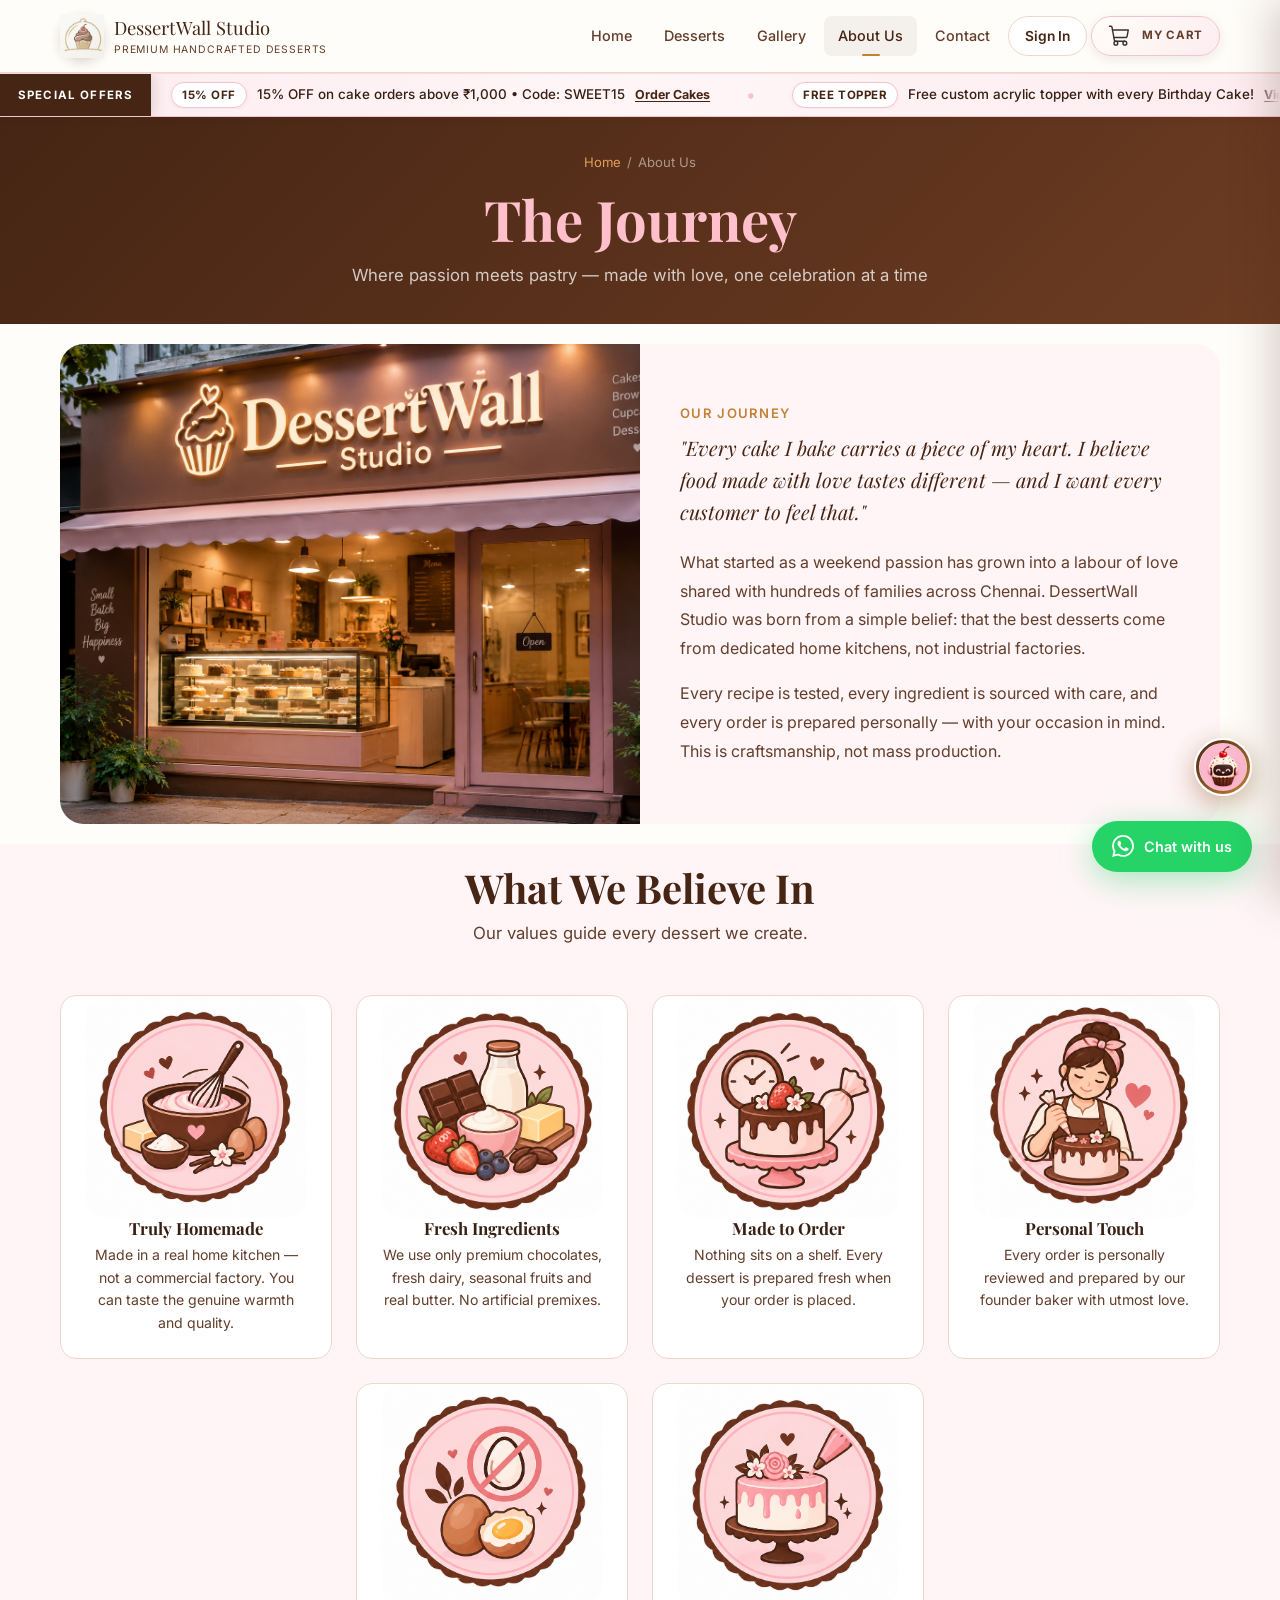
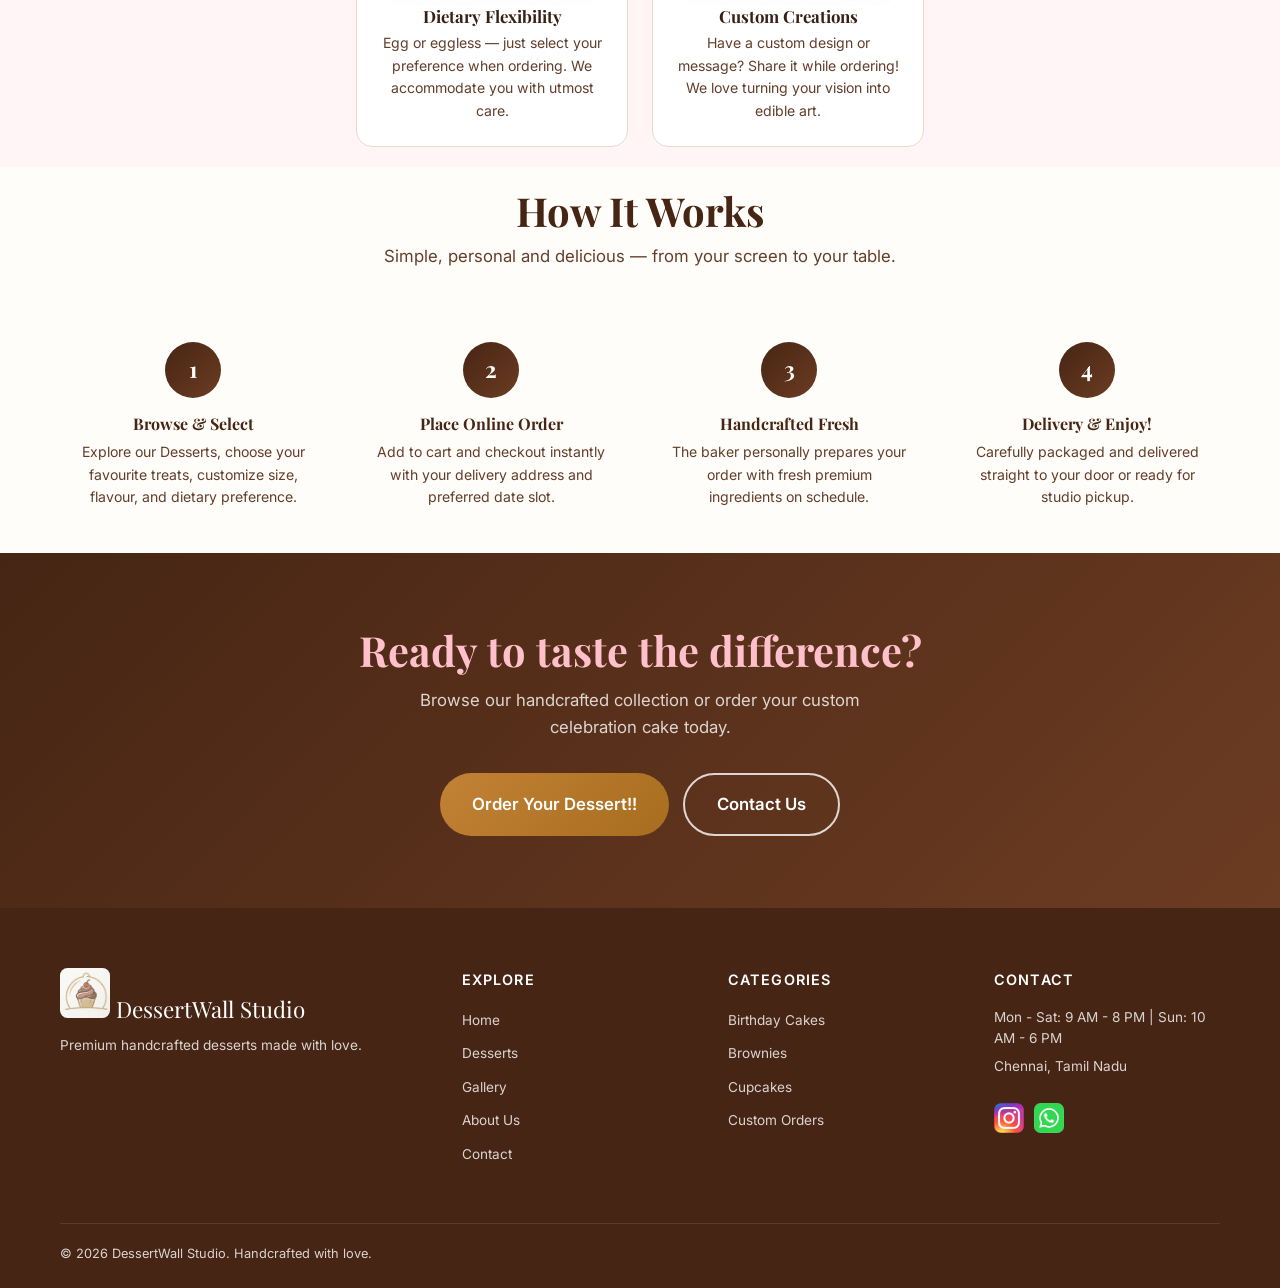
<file: about.html>
﻿<!DOCTYPE html>
<html lang="en">

<head>
  <meta charset="UTF-8" />
  <meta name="viewport" content="width=device-width, initial-scale=1.0" />
  <title>DessertWall Studio</title>
  <meta name="description"
    content="Learn about the story, passion and commitment behind DessertWall Studio — premium handcrafted desserts made with love in Chennai." />
  <link rel="stylesheet" href="style.css" />
  <link rel="icon" href="images/logo.jpg">
</head>

<body>

  <!-- NAVBAR -->
  <nav id="navbar">
    <div class="container">
      <div class="nav-inner">
        <a href="index.html" class="nav-logo">
          <div class="nav-logo-icon"><img src="images/logo.jpg"></div>
          <div class="nav-logo-text">DessertWall Studio <span>Premium Handcrafted Desserts</span></div>
        </a>
        <div class="nav-links" id="nav-links">
          <a href="index.html" class="nav-link">Home</a>
          <a href="menu.html" class="nav-link">Desserts</a>
          <a href="gallery.html" class="nav-link">Gallery</a>
          <a href="about.html" class="nav-link active">About Us</a>
          <a href="contact.html" class="nav-link">Contact</a>
          <div id="nav-user-container">
            <!-- User Login or Profile avatar inserted by JS -->
          </div>
          <div class="nav-cart-card" onclick="openCart()" role="button" tabindex="0" aria-label="View Shopping Cart">
            <div class="nav-cart-icon-box">
              <img src="images/cart.svg">
            </div>
            <div class="nav-cart-info">
              <span class="nav-cart-title">My Cart</span>
            </div>
          </div>
        </div>
        <button class="hamburger" id="hamburger" onclick="toggleNav()" aria-label="Toggle menu">
          <span></span><span></span><span></span>
        </button>
      </div>
    </div>
  </nav>

  <!-- RUNNING OFFER BAR (CAR) BELOW NAVBAR -->
  <div id="running-offer-bar" class="running-offer-bar">
    <div class="offer-tag">
      <span>SPECIAL OFFERS</span>
    </div>
    <div class="offer-marquee-container">
      <div class="offer-marquee-track" id="offer-marquee-track">
        <!-- Injected by JS -->
      </div>
    </div>
  </div>

  <div class="page-header">
    <div class="container">
      <div class="breadcrumb"><a href="index.html">Home</a><span>/</span>About Us</div>
      <h1 style="color: pink;">The Journey</h1>
      <p>Where passion meets pastry — made with love, one celebration at a time</p>
    </div>
  </div>

  <!-- ABOUT HERO -->
  <section class="section-gap">
    <div class="container">
      <div class="about-hero">
        <img src="images/shop.png" alt="DessertWall Studio kitchen" class="about-hero-img" />
        <div class="about-hero-content">
          <div
            style="color:var(--c-gold);font-weight:600;text-transform:uppercase;letter-spacing:.1em;font-size:.82rem;margin-bottom:8px">
            Our Journey</div>
          <p class="about-quote">"Every cake I bake carries a piece of my heart. I believe food made with love tastes
            different — and I want every customer to feel that."</p>
          <p style="color:var(--c-text-soft);line-height:1.8;margin-bottom:16px">
            What started as a weekend passion has grown into a labour of love shared with hundreds of families across
            Chennai. DessertWall Studio was born from a simple belief: that the best desserts come from dedicated home
            kitchens, not industrial factories.
          </p>
          <p style="color:var(--c-text-soft);line-height:1.8;">
            Every recipe is tested, every ingredient is sourced with care, and every order is prepared personally — with
            your occasion in mind. This is craftsmanship, not mass production.
          </p>
        </div>
      </div>
    </div>
  </section>

  <!-- VALUES -->
  <section class="section-gap" style="background:var(--c-cream);">
    <div class="container text-center">
      <h2 class="section-title" style="margin-bottom:8px">What We Believe In</h2>
      <p class="section-sub">Our values guide every dessert we create.</p>
      <div class="believe-grid stagger" style="justify-content:center">
        <div class="why-card">
          <img src="images/homemade.png" style="border-radius: 10%;">
          <h4>Truly Homemade</h4>
          <p>Made in a real home kitchen — not a commercial factory. You can taste the genuine warmth and quality.</p>
        </div>
        <div class="why-card">
          <img src="images/fresh.png" style="border-radius: 10%;">
          <h4>Fresh Ingredients</h4>
          <p>We use only premium chocolates, fresh dairy, seasonal fruits and real butter. No artificial premixes.</p>
        </div>
        <div class="why-card">
          <img src="images/made.png" style="border-radius: 10%;">
          <h4>Made to Order</h4>
          <p>Nothing sits on a shelf. Every dessert is prepared fresh when your order is placed.</p>
        </div>
        <div class="why-card">
          <img src="images/personal.png" style="border-radius: 10%;">
          <h4>Personal Touch</h4>
          <p>Every order is personally reviewed and prepared by our founder baker with utmost love.</p>
        </div>
        <div class="why-card">
          <img src="images/eggless.png" style="border-radius: 10%;">
          <h4>Dietary Flexibility</h4>
          <p>Egg or eggless — just select your preference when ordering. We accommodate you with utmost care.</p>
        </div>
        <div class="why-card">
          <img src="images/custom.png " style="border-radius: 10%;">
          <h4>Custom Creations</h4>
          <p>Have a custom design or message? Share it while ordering! We love turning your vision into edible art.</p>
        </div>
      </div>
    </div>
  </section>

  <!-- PROCESS -->
  <section class="section-gap">
    <div class="container text-center">
      <h2 class="section-title" style="margin-bottom:8px">How It Works</h2>
      <p class="section-sub">Simple, personal and delicious — from your screen to your table.</p>
      <div style="display:grid;grid-template-columns:repeat(auto-fit,minmax(200px,1fr));gap:32px;margin-top:16px;">
        <div style="text-align:center;padding:24px 16px;">
          <div
            style="width:56px;height:56px;background:linear-gradient(135deg,var(--c-brown),var(--c-brown-light));border-radius:50%;display:flex;align-items:center;justify-content:center;margin:0 auto 16px;color:#fff;font-size:1.4rem;font-family:'Playfair Display',serif;font-weight:700">
            1</div>
          <h4 style="font-family:'Playfair Display',serif;color:var(--c-brown);margin-bottom:8px">Browse & Select</h4>
          <p style="font-size:.88rem;color:var(--c-text-soft)">Explore our Desserts, choose your favourite treats,
            customize size, flavour, and dietary preference.</p>
        </div>
        <div style="text-align:center;padding:24px 16px;">
          <div
            style="width:56px;height:56px;background:linear-gradient(135deg,var(--c-brown),var(--c-brown-light));border-radius:50%;display:flex;align-items:center;justify-content:center;margin:0 auto 16px;color:#fff;font-size:1.4rem;font-family:'Playfair Display',serif;font-weight:700">
            2</div>
          <h4 style="font-family:'Playfair Display',serif;color:var(--c-brown);margin-bottom:8px">Place Online Order
          </h4>
          <p style="font-size:.88rem;color:var(--c-text-soft)">Add to cart and checkout instantly with your delivery
            address and preferred date slot.</p>
        </div>
        <div style="text-align:center;padding:24px 16px;">
          <div
            style="width:56px;height:56px;background:linear-gradient(135deg,var(--c-brown),var(--c-brown-light));border-radius:50%;display:flex;align-items:center;justify-content:center;margin:0 auto 16px;color:#fff;font-size:1.4rem;font-family:'Playfair Display',serif;font-weight:700">
            3</div>
          <h4 style="font-family:'Playfair Display',serif;color:var(--c-brown);margin-bottom:8px">Handcrafted Fresh</h4>
          <p style="font-size:.88rem;color:var(--c-text-soft)">The baker personally prepares your order with fresh
            premium ingredients on schedule.</p>
        </div>
        <div style="text-align:center;padding:24px 16px;">
          <div
            style="width:56px;height:56px;background:linear-gradient(135deg,var(--c-brown),var(--c-brown-light));border-radius:50%;display:flex;align-items:center;justify-content:center;margin:0 auto 16px;color:#fff;font-size:1.4rem;font-family:'Playfair Display',serif;font-weight:700">
            4</div>
          <h4 style="font-family:'Playfair Display',serif;color:var(--c-brown);margin-bottom:8px">Delivery & Enjoy!</h4>
          <p style="font-size:.88rem;color:var(--c-text-soft)">Carefully packaged and delivered straight to your door or
            ready for studio pickup.</p>
        </div>
      </div>
    </div>
  </section>

  <!-- CTA -->
  <section
    style="background:linear-gradient(135deg,var(--c-brown) 0%,var(--c-brown-light) 100%);padding:72px 0;text-align:center;color:#fff;">
    <div class="container">
      <h2
        style="font-family:'Playfair Display',serif;font-size:clamp(1.8rem,4vw,2.6rem);margin-bottom:12px; color: pink">
        Ready to taste the difference?</h2>
      <p
        style="color:rgba(255,255,255,.8);font-size:1.05rem;margin-bottom:32px;max-width:500px;margin-left:auto;margin-right:auto;">
        Browse our handcrafted collection or order your custom celebration cake today.</p>
      <div style="display:flex;gap:14px;justify-content:center;flex-wrap:wrap;">
        <a href="menu.html" class="btn btn-gold btn-lg">Order Your Dessert!!</a>
        <a href="contact.html" class="btn btn-outline btn-lg"
          style="color:#fff;border-color:rgba(255,255,255,.8);">Contact Us</a>
      </div>
    </div>
  </section>

  <footer id="footer">
    <div class="container">
      <div class="footer-grid">
        <div>
          <div class="footer-brand-name"><img src="images/logo.jpg"> DessertWall Studio</div>
          <p class="footer-brand-sub">Premium handcrafted desserts made with love.</p>
        </div>
        <div class="footer-col">
          <h5>Explore</h5>
          <ul>
            <li><a href="index.html">Home</a></li>
            <li><a href="menu.html">Desserts</a></li>
            <li><a href="gallery.html">Gallery</a></li>
            <li><a href="about.html">About Us</a></li>
            <li><a href="contact.html">Contact</a></li>
          </ul>
        </div>
        <div class="footer-col">
          <h5>Categories</h5>
          <ul>
            <li><a href="menu.html?cat=Birthday+Cakes">Birthday Cakes</a></li>
            <li><a href="menu.html?cat=Brownies">Brownies</a></li>
            <li><a href="menu.html?cat=Cupcakes">Cupcakes</a></li>
            <li><a href="menu.html?cat=Custom+Desserts">Custom Orders</a></li>
          </ul>
        </div>
        <div class="footer-col">
          <h5>Contact</h5>
          <p id="footer-timings"></p>
          <p id="footer-area" style="margin-top:6px;"></p><br>
          <div class="footer-social">
            <a href="https://www.instagram.com/homedessert.studio" target="_blank" rel="noopener"
              aria-label="Instagram"><img src="images/Insta.webp" style="width: 30px;"></a>
            <a href="#" onclick="openWhatsApp('Hi! I have a question about my dessert order.');return false;"
              rel="noopener" style="color:var(--c-gold-light);font-weight:600"><img src="images/whatsapp.jpg"
                style="width: 30px; border-radius: 23%;"></a>
          </div>
        </div>
      </div>
      <div class="footer-bottom">
        <span>© 2026 DessertWall Studio. Handcrafted with love.</span>
      </div>
    </div>
  </footer>

  <!-- FLOATING WA BUTTON (Kept only at bottom) -->
  <a href="#" id="wa-float" onclick="openWhatsApp('Hi! I would like to enquire about your desserts.');return false;"
    aria-label="Chat on WhatsApp">
    <svg viewBox="0 0 24 24" fill="currentColor">
      <path
        d="M17.472 14.382c-.297-.149-1.758-.867-2.03-.967-.273-.099-.471-.148-.67.15-.197.297-.767.966-.94 1.164-.173.199-.347.223-.644.075-.297-.15-1.255-.463-2.39-1.475-.883-.788-1.48-1.761-1.653-2.059-.173-.297-.018-.458.13-.606.134-.133.298-.347.446-.52.149-.174.198-.298.298-.497.099-.198.05-.371-.025-.52-.075-.149-.669-1.612-.916-2.207-.242-.579-.487-.5-.669-.51-.173-.008-.371-.01-.57-.01-.198 0-.52.074-.792.372-.272.297-1.04 1.016-1.04 2.479 0 1.462 1.065 2.875 1.213 3.074.149.198 2.096 3.2 5.077 4.487.709.306 1.262.489 1.694.625.712.227 1.36.195 1.871.118.571-.085 1.758-.719 2.006-1.413.248-.694.248-1.289.173-1.413-.074-.124-.272-.198-.57-.347m-5.421 7.403h-.004a9.87 9.87 0 01-5.031-1.378l-.361-.214-3.741.982.998-3.648-.235-.374a9.86 9.86 0 01-1.51-5.26c.001-5.45 4.436-9.884 9.888-9.884 2.64 0 5.122 1.03 6.988 2.898a9.825 9.825 0 012.893 6.994c-.003 5.45-4.437 9.884-9.885 9.884m8.413-18.297A11.815 11.815 0 0012.05 0C5.495 0 .16 5.335.157 11.892c0 2.096.547 4.142 1.588 5.945L.057 24l6.305-1.654a11.882 11.882 0 005.683 1.448h.005c6.554 0 11.89-5.335 11.893-11.893a11.821 11.821 0 00-3.48-8.413z" />
    </svg>
    <span class="wa-text">Chat with us</span>
  </a>

  <!-- CART DRAWER -->
  <div class="cart-overlay" id="cart-overlay" onclick="closeCart()"></div>
  <div class="cart-drawer" id="cart-drawer">
    <div class="cart-header">
      <div class="cart-title">
        <img src="images/cart.svg">
        <span>Your Dessert Cart</span>
      </div>
      <button class="cart-close" onclick="closeCart()" aria-label="Close cart">&times;</button>
    </div>
    <div class="cart-body" id="cart-items-container"></div>
    <div class="cart-footer" id="cart-footer">
      <div class="cart-promo-callout" id="cart-promo-callout"></div>
      <div class="cart-row">
        <span>Subtotal</span>
        <span id="cart-subtotal">₹0</span>
      </div>
      <div class="cart-row">
        <span>Delivery Charge</span>
        <span id="cart-delivery">FREE</span>
      </div>
      <div class="cart-row total">
        <span>Total Amount</span>
        <span id="cart-total">₹0</span>
      </div>
      <button class="btn btn-primary btn-block cart-checkout-btn" onclick="openCheckout()">
        Proceed to Checkout
      </button>
    </div>
  </div>

  <!-- CHECKOUT MODAL -->
  <div id="checkout-modal" class="hidden" role="dialog" aria-modal="true">
    <div class="checkout-box">
      <div class="checkout-header">
        <h3 style="font-family:'Playfair Display',serif; color:var(--c-brown); font-size:1.35rem;">Checkout & Place
          Order</h3>
        <button class="cart-close" onclick="closeCheckout()">&times;</button>
      </div>
      <div class="checkout-body">
        <div id="checkout-order-summary"></div>
        <form id="checkout-form" onsubmit="submitOrder(event)" class="admin-form-grid">
          <div class="form-group full">
            <label>Your Full Name *</label>
            <input type="text" id="checkout-name" placeholder="e.g. Priya Sharma" required />
          </div>
          <div class="form-group">
            <label>Mobile Number (For Updates) *</label>
            <input type="tel" id="checkout-phone" placeholder="e.g. 98450 12345" required />
          </div>
          <div class="form-group">
            <label>Email Address (Optional)</label>
            <input type="email" id="checkout-email" placeholder="priya@example.com" />
          </div>
          <div class="form-group full">
            <label>Delivery Method</label>
            <div style="display:flex; gap:20px; margin-top:4px;">
              <label style="font-size:.9rem; font-weight:500; text-transform:none; cursor:pointer;">
                <input type="radio" name="delivery-type" value="delivery" checked
                  onchange="document.getElementById('checkout-addr-wrap').style.display='block'" />
                Home Delivery (Free above ₹1499)
              </label>
              <label style="font-size:.9rem; font-weight:500; text-transform:none; cursor:pointer;">
                <input type="radio" name="delivery-type" value="pickup"
                  onchange="document.getElementById('checkout-addr-wrap').style.display='none'" />
                Direct Studio Pickup
              </label>
            </div>
          </div>
          <div class="form-group full" id="checkout-addr-wrap">
            <label>Delivery Address *</label>
            <textarea id="checkout-address"
              placeholder="Flat No., Apartment, Street, Landmark, Chennai pin code"></textarea>
          </div>
          <div class="form-group full" id="checkout-pincode">
            <label>Pin Code *</label>
            <input type="number" id="checkout-pin" placeholder="600008" required></input>
          </div>
          <div class="form-group">
            <label>Preferred Delivery Date *</label>
            <input type="date" id="checkout-date" required />
          </div>
          <div class="form-group">
            <label>Preferred Time Slot</label>
            <select id="checkout-time">
              <option value="10 AM - 1 PM">10 AM - 1 PM</option>
              <option value="1 PM - 4 PM" selected>1 PM - 4 PM</option>
              <option value="4 PM - 7 PM">4 PM - 7 PM</option>
              <option value="7 PM - 9 PM">7 PM - 9 PM</option>
            </select>
          </div>
          <div class="form-group full">
            <label>Payment Method</label>
            <select id="checkout-payment">
              <option value="UPI (Google Pay / PhonePe / Paytm)">UPI (Google Pay / PhonePe / Paytm)</option>
              <option value="Cash on Delivery / Pickup">Cash on Delivery / Pickup</option>
              <option value="Credit / Debit Card Online">Credit / Debit Card Online</option>
            </select>
          </div>
          <div class="form-group full">
            <label>Order Notes / Delivery Instructions</label>
            <textarea id="checkout-notes"
              placeholder="e.g. Please ring bell twice or leave at gate guard..."></textarea>
          </div>
          <div class="form-actions">
            <button type="submit" class="btn btn-primary btn-block btn-lg">
              Place Order Now
            </button>
          </div>
        </form>
      </div>
    </div>
  </div>

  <!-- ORDER CONFIRMATION MODAL -->
  <div id="order-success-modal" class="hidden">
    <div class="order-success-box">
      <div class="order-success-icon">✓</div>
      <h2 style="font-family:'Playfair Display',serif; color:var(--c-brown); margin-bottom:8px;">Order Confirmed!</h2>
      <div id="order-success-details"></div>
      <button class="btn btn-primary btn-block" onclick="closeOrderSuccess()">
        Back to Browsing Desserts
      </button>
    </div>
  </div>

  <!-- USER AUTH MODAL (Login & Sign-up) -->
  <div id="auth-modal" class="hidden" role="dialog" aria-modal="true">
    <div class="auth-card">
      <div class="auth-header">
        <div class="auth-header-text">
          <h3 id="auth-modal-title">Welcome Back</h3>
          <p id="auth-modal-subtitle">Sign in with your mobile / email and password</p>
        </div>
        <button class="auth-close-btn" onclick="closeAuthModal()" aria-label="Close">×</button>
      </div>
      <div class="auth-body">

        <!-- Tab Switcher -->
        <div class="auth-tabs-wrap">
          <button type="button" class="auth-tab-btn active" id="auth-tab-signin" onclick="switchAuthTab('signin')">
            Sign In
          </button>
          <button type="button" class="auth-tab-btn" id="auth-tab-signup" onclick="switchAuthTab('signup')">
            Create Account
          </button>
        </div>

        <!-- SIGN IN PANEL -->
        <div id="auth-panel-signin">
          <form id="login-form" onsubmit="handleUserLogin(event)">
            <div class="auth-form-group">
              <label>Mobile Number or Email *</label>
              <input type="text" id="login-identifier" placeholder="e.g. 9845012345 or priya@example.com" required
                autocomplete="username" />
            </div>
            <div class="auth-form-group">
              <label>Password *</label>
              <div class="password-input-wrap">
                <input type="password" id="login-password" placeholder="Enter your account password" required
                  autocomplete="current-password" />
                <button type="button" class="password-toggle-btn"
                  onclick="togglePasswordVisibility('login-password', this)"
                  aria-label="Toggle password visibility">👁️</button>
              </div>
            </div>
            <button type="submit" class="btn btn-primary btn-block"
              style="width:100%;justify-content:center;margin-top:10px;">
              Sign In to Account
            </button>
            <div class="auth-switch-prompt">
              Don't have an account yet? <button type="button" onclick="switchAuthTab('signup')">Sign Up Here</button>
            </div>
          </form>
        </div>

        <!-- SIGN UP PANEL -->
        <div id="auth-panel-signup" class="hidden">
          <form id="signup-form" onsubmit="handleUserSignup(event)">
            <div class="auth-form-group">
              <label>Full Name *</label>
              <input type="text" id="signup-name" placeholder="e.g. Sneha Patel" required autocomplete="name" />
            </div>
            <div class="auth-form-group">
              <label>Mobile Number (10 digits) *</label>
              <input type="tel" id="signup-phone" placeholder="e.g. 9876543210" required autocomplete="tel" />
            </div>
            <div class="auth-form-group">
              <label>Email Address *</label>
              <input type="email" id="signup-email" placeholder="e.g. sneha@example.com" required
                autocomplete="email" />
            </div>
            <div class="auth-form-group">
              <label>Create Password *</label>
              <div class="password-input-wrap">
                <input type="password" id="signup-password" placeholder="Minimum 6 characters" minlength="6" required
                  autocomplete="new-password" />
                <button type="button" class="password-toggle-btn"
                  onclick="togglePasswordVisibility('signup-password', this)"
                  aria-label="Toggle password visibility">👁️</button>
              </div>
              <div class="auth-field-hint">🔒 Minimum 6 characters</div>
            </div>
            <div class="auth-form-group">
              <label>Confirm Password *</label>
              <div class="password-input-wrap">
                <input type="password" id="signup-confirm-password" placeholder="Re-enter your password" minlength="6"
                  required autocomplete="new-password" />
                <button type="button" class="password-toggle-btn"
                  onclick="togglePasswordVisibility('signup-confirm-password', this)"
                  aria-label="Toggle password visibility">👁️</button>
              </div>
            </div>
            <div class="auth-form-group">
              <label>Default Delivery Address (Optional)</label>
              <textarea id="signup-address" placeholder="Flat, Building, Area, Landmark, Chennai..." rows="2"
                autocomplete="street-address"></textarea>
            </div>
            <button type="submit" class="btn btn-primary btn-block"
              style="width:100%;justify-content:center;margin-top:10px;">
              Create Account & Sign In
            </button>
            <div class="auth-switch-prompt">
              Already registered? <button type="button" onclick="switchAuthTab('signin')">Sign In Instead</button>
            </div>
          </form>
        </div>
      </div>
    </div>
  </div>

  <!-- USER PROFILE EDIT MODAL -->
  <div id="profile-modal" class="hidden" role="dialog" aria-modal="true">
    <div class="profile-card">
      <div class="profile-header">
        <div class="profile-header-user">
          <div class="profile-avatar-circle-lg" id="profile-avatar-circle">P</div>
          <div class="profile-header-text">
            <h3 id="profile-header-name">My Account Profile</h3>
            <p><span id="profile-header-phone">98450 12345</span> • Verified Customer</p>
          </div>
        </div>
        <button class="auth-close-btn" onclick="closeProfileModal()" aria-label="Close profile">×</button>
      </div>
      <div class="profile-body">
        <form id="profile-form" onsubmit="handleProfileUpdate(event)">
          <div class="auth-form-group">
            <label>Full Name *</label>
            <input type="text" id="profile-name" required placeholder="Your full name" />
          </div>
          <div class="auth-form-group">
            <label>Mobile Number *</label>
            <input type="tel" id="profile-phone" required placeholder="10-digit mobile number" />
          </div>
          <div class="auth-form-group">
            <label>Email Address</label>
            <input type="email" id="profile-email" placeholder="name@example.com" />
          </div>
          <div class="auth-form-group">
            <label>Default Delivery Address</label>
            <textarea id="profile-address" rows="2"
              placeholder="Apartment / Villa, Street, Locality, Chennai..."></textarea>
          </div>

          <!-- Optional Password Update -->
          <div class="profile-section-divider">Security & Password</div>
          <div
            style="background:var(--c-cream);padding:14px;border-radius:var(--radius-sm);border:1px solid var(--c-border);margin-bottom:16px;">
            <div style="font-size:.78rem;color:var(--c-text-muted);margin-bottom:10px;">
              Leave password fields blank if you do not want to change your password.
            </div>
            <div class="auth-form-group" style="margin-bottom:10px;">
              <label style="font-size:.75rem;">Current Password (required to change password)</label>
              <div class="password-input-wrap">
                <input type="password" id="profile-current-pass" placeholder="Enter current password" />
                <button type="button" class="password-toggle-btn"
                  onclick="togglePasswordVisibility('profile-current-pass', this)"
                  aria-label="Toggle password visibility">👁️</button>
              </div>
            </div>
            <div class="auth-form-group" style="margin-bottom:10px;">
              <label style="font-size:.75rem;">New Password</label>
              <div class="password-input-wrap">
                <input type="password" id="profile-new-pass" placeholder="Min. 6 characters" minlength="6" />
                <button type="button" class="password-toggle-btn"
                  onclick="togglePasswordVisibility('profile-new-pass', this)"
                  aria-label="Toggle password visibility">👁️</button>
              </div>
            </div>
            <div class="auth-form-group" style="margin-bottom:0;">
              <label style="font-size:.75rem;">Confirm New Password</label>
              <div class="password-input-wrap">
                <input type="password" id="profile-confirm-new-pass" placeholder="Re-type new password" minlength="6" />
                <button type="button" class="password-toggle-btn"
                  onclick="togglePasswordVisibility('profile-confirm-new-pass', this)"
                  aria-label="Toggle password visibility">👁️</button>
              </div>
            </div>
          </div>

          <div class="profile-actions">
            <button type="button" class="btn btn-outline" onclick="closeProfileModal()">Cancel</button>
            <button type="submit" class="btn btn-primary">Save Profile Changes</button>
          </div>
        </form>
      </div>
    </div>
  </div>

  <!-- MY ORDERS MODAL -->
  <div id="my-orders-modal" class="hidden" role="dialog" aria-modal="true"
    style="position:fixed;inset:0;background:rgba(42,20,10,.65);backdrop-filter:blur(6px);z-index:3500;display:flex;align-items:center;justify-content:center;padding:20px;">
    <div class="checkout-box" style="max-width:560px;">
      <div class="checkout-header">
        <h3 style="font-family:'Playfair Display',serif; color:var(--c-brown); font-size:1.35rem;">📦 My Orders History
        </h3>
        <button class="cart-close" onclick="closeMyOrdersModal()">&times;</button>
      </div>
      <div class="checkout-body">
        <div id="my-orders-list" class="customer-orders-list"></div>
      </div>
    </div>
  </div>

  <div id="toast-container"></div>
  <script src="data.js"></script>
  <script src="app.js"></script>
  <script>
    document.addEventListener('DOMContentLoaded', () => {
      const b = appData.business || {};
      if (document.getElementById('footer-timings')) document.getElementById('footer-timings').textContent = b.timings || 'Mon - Sat: 9 AM - 8 PM';
      if (document.getElementById('footer-area')) document.getElementById('footer-area').textContent = (b.serviceArea || 'Chennai, Tamil Nadu');
    });
  </script>
</body>

</html>
</file>
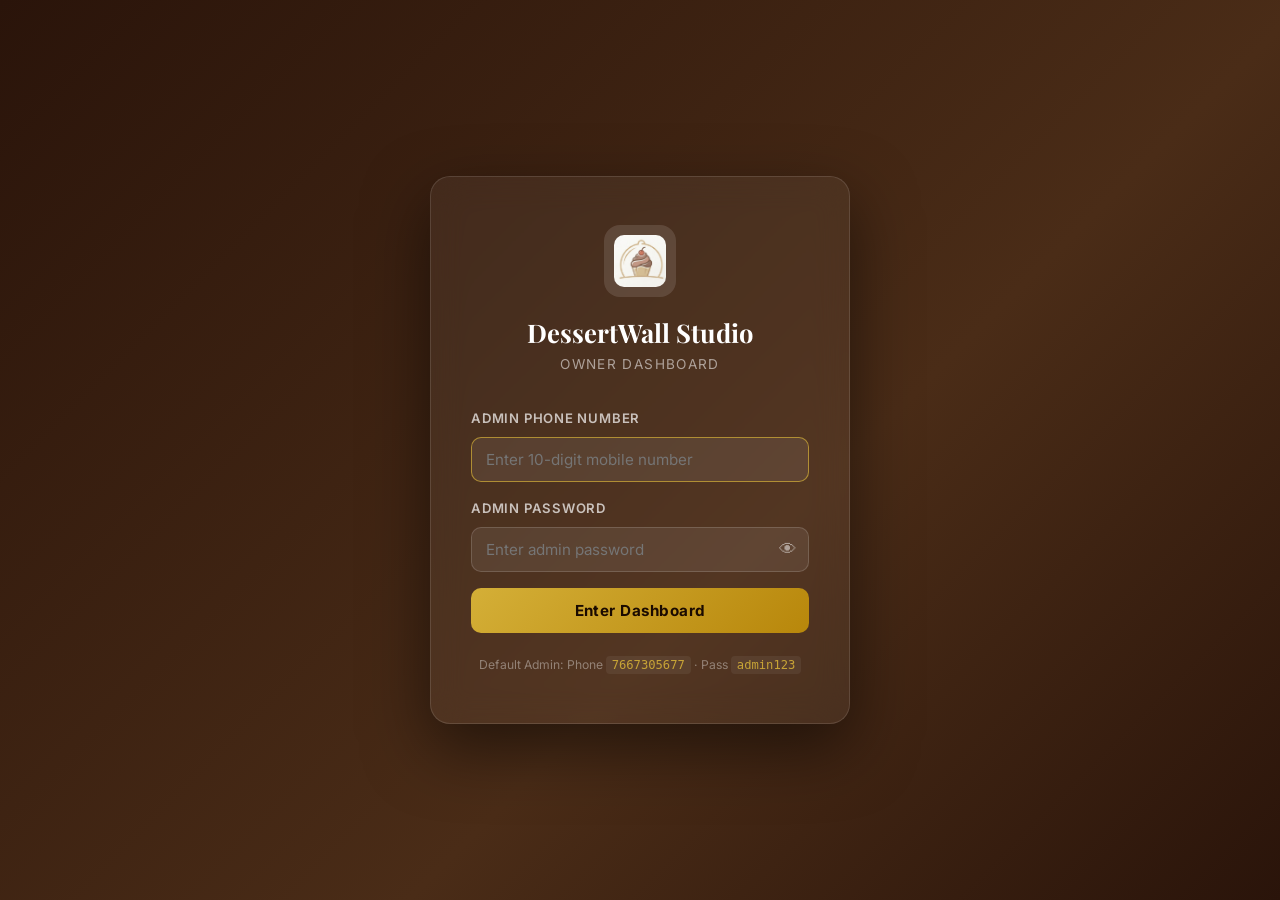
<file: admin.html>
<!DOCTYPE html>
<html lang="en">

<head>
  <meta charset="UTF-8" />
  <meta name="viewport" content="width=device-width, initial-scale=1.0" />
  <title>Admin — DessertWall Studio</title>
  <meta name="description"
    content="Owner Admin Dashboard to manage orders, catalog, running offers and customer settings." />
  <link rel="stylesheet" href="style.css" />
  <link rel="icon" href="images/logo.jpg">
  <style>
    body {
      background: var(--c-bg);
      color: var(--c-text);
    }

    .admin-topbar {
      height: 68px;
      background: var(--c-brown);
      color: #fff;
      display: flex;
      align-items: center;
      justify-content: space-between;
      padding: 0 28px;
      position: sticky;
      top: 0;
      z-index: 1000;
      box-shadow: var(--shadow-md);
    }

    .admin-logo {
      display: flex;
      align-items: center;
      gap: 12px;
      color: #fff;
      text-decoration: none;
      cursor: pointer;
    }

    .admin-logo-icon {
      width: 40px;
      height: 40px;
      background: rgba(255, 255, 255, .15);
      border-radius: 10px;
      display: flex;
      align-items: center;
      justify-content: center;
      font-size: 1.3rem;
    }

    .admin-logo-title {
      font-family: 'Playfair Display', serif;
      font-size: 1.15rem;
      font-weight: 700;
      letter-spacing: .02em;
    }

    .admin-logo-title span {
      display: block;
      font-family: 'Inter', sans-serif;
      font-size: .68rem;
      color: var(--c-pink-light);
      text-transform: uppercase;
      letter-spacing: .1em;
    }

    .admin-topbar-actions {
      display: flex;
      align-items: center;
      gap: 16px;
    }

    .admin-clock {
      font-size: .84rem;
      color: rgba(255, 255, 255, .8);
      background: rgba(255, 255, 255, .1);
      padding: 6px 14px;
      border-radius: 50px;
    }

    .admin-store-link {
      display: inline-flex;
      align-items: center;
      gap: 6px;
      padding: 8px 18px;
      border-radius: 50px;
      background: var(--c-pink-light);
      color: var(--c-brown);
      font-size: .84rem;
      font-weight: 700;
      transition: all var(--transition);
      height: 38px;
    }

    .admin-store-link:hover {
      background: #fff;
      transform: translateY(-1px);
    }

    .admin-container {
      display: grid;
      grid-template-columns: 260px 1fr;
      height: calc(100vh - 68px);
      min-height: calc(100vh - 68px);
      overflow: hidden;
    }

    .admin-nav {
      background: #361B0E;
      color: rgba(255, 255, 255, .85);
      display: flex;
      flex-direction: column;
      gap: 4px;
      border-right: 1px solid rgba(255, 255, 255, .08);
      position: sticky;
      top: 0;
      height: 100%;
      max-height: calc(100vh - 68px);
      overflow-y: auto;
      flex-shrink: 0;
      scrollbar-width: thin;
      scrollbar-color: rgba(255, 255, 255, .15) transparent;
    }

    .admin-nav::-webkit-scrollbar {
      width: 4px;
    }

    .admin-nav::-webkit-scrollbar-thumb {
      background: rgba(255, 255, 255, .15);
      border-radius: 4px;
    }

    .admin-nav-item {
      display: flex;
      align-items: center;
      gap: 12px;
      padding: 13px 24px;
      color: rgba(255, 255, 255, .75);
      font-weight: 500;
      font-size: .9rem;
      cursor: pointer;
      transition: all var(--transition);
      border-left: 4px solid transparent;
    }

    .admin-nav-item:hover {
      background: rgba(255, 255, 255, .07);
      color: #fff;
    }

    .admin-nav-item.active {
      background: rgba(255, 255, 255, .12);
      color: #fff;
      font-weight: 700;
      border-left-color: var(--c-gold);
    }

    .admin-nav-item .icon {
      font-size: 1.15rem;
      width: 22px;
      text-align: center;
    }

    .admin-content {
      padding: 36px 40px;
      background: var(--c-bg);
      overflow-y: auto;
    }

    .admin-page-title {
      font-family: 'Playfair Display', serif;
      font-size: 1.85rem;
      color: var(--c-brown);
      margin-bottom: 6px;
    }

    .admin-page-sub {
      color: var(--c-text-soft);
      font-size: .95rem;
      margin-bottom: 28px;
    }

    .admin-card {
      background: var(--c-surface);
      border: 1px solid var(--c-border);
      border-radius: var(--radius-md);
      padding: 24px;
      box-shadow: var(--shadow-sm);
      margin-bottom: 28px;
    }

    .admin-card-header {
      display: flex;
      align-items: center;
      justify-content: space-between;
      margin-bottom: 20px;
    }

    .admin-card-title {
      font-family: 'Playfair Display', serif;
      font-size: 1.25rem;
      color: var(--c-brown);
    }

    .admin-search-bar {
      padding: 9px 16px;
      border: 1px solid var(--c-border);
      border-radius: 50px;
      font-size: .85rem;
      background: var(--c-bg);
      outline: none;
      min-width: 260px;
    }

    .admin-search-bar:focus {
      border-color: var(--c-brown);
    }

    .order-items-summary {
      font-size: .82rem;
      color: var(--c-text-soft);
      line-height: 1.5;
    }

    .admin-chip-btn {
      padding: 5px 12px;
      border-radius: 50px;
      font-size: .75rem;
      font-weight: 600;
      cursor: pointer;
      border: 1px solid var(--c-border);
      background: var(--c-surface);
      color: var(--c-text-soft);
      transition: all var(--transition);
    }

    .admin-chip-btn:hover {
      background: var(--c-pink-light);
      color: var(--c-brown);
    }

    @media (max-width: 900px) {
      .admin-container {
        grid-template-columns: 1fr;
        height: auto;
        overflow: visible;
      }

      .admin-nav {
        flex-direction: row;
        overflow-x: auto;
        padding: 12px 16px;
        border-right: none;
        border-bottom: 1px solid var(--c-border);
        position: sticky;
        top: 68px;
        height: auto;
        max-height: none;
        z-index: 900;
        background: #361B0E;
      }

      .admin-nav-item {
        padding: 10px 16px;
        border-left: none;
        border-bottom: 3px solid transparent;
        white-space: nowrap;
      }

      .admin-nav-item.active {
        border-left-color: transparent;
        border-bottom-color: var(--c-gold);
      }

      .admin-content {
        padding: 24px 20px;
        height: auto;
        overflow-y: visible;
      }
    }
  </style>
</head>

<body class="admin-page">

  <!-- ====================================================
       ADMIN LOGIN GATE — shown until correct password entered
       ==================================================== -->
  <div id="admin-login-gate" style="
    position:fixed;inset:0;z-index:9999;
    background:linear-gradient(135deg,#2a140a 0%,#4a2c17 60%,#2a140a 100%);
    display:flex;align-items:center;justify-content:center;padding:20px;">
    <div style="
      background:rgba(255,255,255,.05);
      border:1px solid rgba(255,255,255,.12);
      border-radius:20px;
      padding:48px 40px;
      max-width:420px;width:100%;
      backdrop-filter:blur(16px);
      box-shadow:0 24px 64px rgba(0,0,0,.5);
      text-align:center;">
      <!-- Logo -->
      <div style="width:72px;height:72px;border-radius:16px;background:rgba(255,255,255,.12);display:flex;align-items:center;justify-content:center;margin:0 auto 20px;">
        <img src="images/logo.jpg" style="width:52px;height:52px;border-radius:10px;object-fit:cover;">
      </div>
      <h2 style="font-family:'Playfair Display',serif;color:#fff;font-size:1.6rem;margin:0 0 6px;">DessertWall Studio</h2>
      <p style="color:rgba(255,255,255,.55);font-size:.85rem;margin:0 0 32px;text-transform:uppercase;letter-spacing:.1em;">Owner Dashboard</p>

      <form id="admin-login-form" onsubmit="submitAdminLogin(event)">
        <div style="text-align:left;margin-bottom:16px;">
          <label style="display:block;color:rgba(255,255,255,.7);font-size:.82rem;font-weight:600;margin-bottom:8px;text-transform:uppercase;letter-spacing:.06em;">Admin Phone Number</label>
          <input type="tel" id="admin-login-phone" placeholder="Enter 10-digit mobile number"
            style="width:100%;padding:12px 14px;border-radius:10px;border:1.5px solid rgba(255,255,255,.15);background:rgba(255,255,255,.08);color:#fff;font-size:.95rem;font-family:'Inter',sans-serif;outline:none;box-sizing:border-box;transition:border-color .2s;"
            autocomplete="tel"
            onfocus="this.style.borderColor='rgba(212,175,55,.7)'"
            onblur="this.style.borderColor='rgba(255,255,255,.15)'" required />
        </div>

        <div style="text-align:left;margin-bottom:16px;">
          <label style="display:block;color:rgba(255,255,255,.7);font-size:.82rem;font-weight:600;margin-bottom:8px;text-transform:uppercase;letter-spacing:.06em;">Admin Password</label>
          <div style="position:relative;">
            <input type="password" id="admin-login-pass" placeholder="Enter admin password"
              style="width:100%;padding:12px 44px 12px 14px;border-radius:10px;border:1.5px solid rgba(255,255,255,.15);background:rgba(255,255,255,.08);color:#fff;font-size:.95rem;font-family:'Inter',sans-serif;outline:none;box-sizing:border-box;transition:border-color .2s;"
              autocomplete="current-password"
              onfocus="this.style.borderColor='rgba(212,175,55,.7)'"
              onblur="this.style.borderColor='rgba(255,255,255,.15)'" required />
            <button type="button" onclick="toggleAdminPassVis()" tabindex="-1"
              style="position:absolute;right:12px;top:50%;transform:translateY(-50%);background:transparent;border:none;color:rgba(255,255,255,.5);cursor:pointer;font-size:1.1rem;padding:0;line-height:1;"
              id="admin-pass-eye">👁</button>
          </div>
        </div>
        <div id="admin-login-error" style="display:none;color:#ff8080;font-size:.82rem;margin-bottom:14px;text-align:left;padding:8px 12px;background:rgba(255,80,80,.1);border-radius:8px;border-left:3px solid #ff8080;line-height:1.4;">
          Incorrect credentials. Please try again.
        </div>
        <button type="submit" style="
          width:100%;padding:13px;border-radius:10px;
          background:linear-gradient(135deg,#D4AF37,#b8870b);
          color:#1a0a00;font-weight:700;font-size:.95rem;
          border:none;cursor:pointer;font-family:'Inter',sans-serif;
          transition:opacity .2s,transform .15s;letter-spacing:.03em;">
          Enter Dashboard
        </button>
      </form>

      <p style="color:rgba(255,255,255,.38);font-size:.76rem;margin-top:22px;line-height:1.6;">
        Default Admin: Phone <code style="color:rgba(212,175,55,.9);background:rgba(255,255,255,.06);padding:2px 6px;border-radius:4px;">7667305677</code> · Pass <code style="color:rgba(212,175,55,.9);background:rgba(255,255,255,.06);padding:2px 6px;border-radius:4px;">admin123</code>
      </p>
    </div>
  </div>

  <!-- Main dashboard — hidden until login -->
  <div id="admin-dashboard-wrap" style="display:none;">

  <!-- ADMIN TOPBAR -->
  <header class="admin-topbar">
    <a class="admin-logo" onclick="switchAdminTab('dashboard')">
      <div class="admin-logo-icon"><img src="images/logo.jpg"></div>
      <div class="admin-logo-title">
        DessertWall Studio
        <span>Owner Control Dashboard</span>
      </div>
    </a>
    <div class="admin-topbar-actions">
      <div class="admin-clock" id="admin-clock"></div>
      <button class="admin-store-link" onclick="window.open('index.html', '_blank')">
              Preview Customer Site
            </button>
      <a href="#" class="admin-store-link" onclick="adminLogout()"> <img src="images/logout.svg">Logout</a>
    </div>
  </header>

  <!-- ADMIN WORKSPACE -->
  <div class="admin-container">
    <!-- SIDEBAR NAV -->
    <aside class="admin-nav">
      <div class="admin-nav-item active" onclick="switchAdminTab('dashboard')">
        <span>Dashboard</span>
      </div>
      <div class="admin-nav-item" onclick="switchAdminTab('orders')">
        <span>Orders</span>
        <span class="admin-badge" id="pending-orders-badge"></span>
      </div>
      <div class="admin-nav-item" onclick="switchAdminTab('products')">
        <span>Menu & Catalog</span>
      </div>
      <div class="admin-nav-item" onclick="switchAdminTab('offers')">
        <span>Running Offers Bar</span>
      </div>
      <div class="admin-nav-item" onclick="switchAdminTab('reviews')">
        <span>Customer Reviews</span>
      </div>
      <div class="admin-nav-item" onclick="switchAdminTab('customers')">
        <span>Customers & Accounts</span>
      </div>
      <div class="admin-nav-item" onclick="switchAdminTab('settings')">
        <span>Store Settings</span>
      </div>
    </aside>

    <!-- MAIN PANELS -->
    <main class="admin-content">

      <!-- ====================================================
           1. DASHBOARD OVERVIEW
           ==================================================== -->
      <section id="tab-dashboard" class="admin-section active">
        <h1 class="admin-page-title">Studio Overview</h1>
        <p class="admin-page-sub">Monitor live orders, revenue, menu availability and active promotional announcements.
        </p>

        <!-- KPI Stats -->
        <div class="dashboard-stats">
          <div class="stat-card">
            <div class="stat-num" id="stat-total-revenue">₹0</div>
            <div class="stat-label">Total Sales Revenue</div>
          </div>
          <div class="stat-card">
            <div class="stat-num" id="stat-total-orders">0</div>
            <div class="stat-label">Total Orders Placed</div>
          </div>
          <div class="stat-card" style="border-color: #FFE0B2; background:#FFFBF5;">
            <div class="stat-num" style="color:#E65100;" id="stat-pending-orders">0</div>
            <div class="stat-label">Pending Confirmation</div>
          </div>
          <div class="stat-card">
            <div class="stat-num" id="stat-active-products">0</div>
            <div class="stat-label">Active Desserts</div>
          </div>
          <div class="stat-card" style="border-color: var(--c-pink-border); background: var(--c-pink-subtle);">
            <div class="stat-num" style="color:var(--c-brown);" id="stat-active-offers">0</div>
            <div class="stat-label">Running Offers Active</div>
          </div>
        </div>

        <!-- Quick Actions & Active Offers Ticker Preview -->
        <div class="admin-card">
          <div class="admin-card-header">
            <h3 class="admin-card-title">Quick Management Actions</h3>
          </div>
          <div style="display:flex; gap:12px; flex-wrap:wrap;">
            <button class="btn btn-primary btn-sm" onclick="switchAdminTab('orders')">
              View Incoming Orders
            </button>
            <button class="btn btn-pink btn-sm" onclick="openAddProductModal()">
              Add New Dessert to Menu
            </button>
            <button class="btn btn-gold btn-sm" onclick="openAddOfferModal()">
              Add Running Offer
            </button>
          </div>
        </div>

        <!-- Recent Orders Preview -->
        <div class="admin-card">
          <div class="admin-card-header">
            <h3 class="admin-card-title">Recent Incoming Orders</h3>
            <button class="admin-chip-btn" onclick="switchAdminTab('orders')">View All Orders</button>
          </div>
          <div style="overflow-x:auto;">
            <table class="admin-table">
              <thead>
                <tr>
                  <th>Order ID</th>
                  <th>Customer</th>
                  <th>Delivery Type</th>
                  <th>Preferred Date</th>
                  <th>Items</th>
                  <th>Total</th>
                  <th>Status</th>
                  <th>Action</th>
                </tr>
              </thead>
              <tbody id="dashboard-recent-orders">
                <!-- JS populated -->
              </tbody>
            </table>
          </div>
        </div>
      </section>

      <!-- ====================================================
           2. ORDERS MANAGEMENT
           ==================================================== -->
      <section id="tab-orders" class="admin-section">
        <div
          style="display:flex; justify-content:space-between; align-items:flex-start; flex-wrap:wrap; gap:16px; margin-bottom:20px;">
          <div>
            <h1 class="admin-page-title">Order Management</h1>
            <p class="admin-page-sub">Review incoming website orders, update preparation stages, and view customer
              preferences.</p>
          </div>
          <div class="admin-search-box">
            <img src="images/search.svg" class="search-box-icon" alt="Search">
            <input type="text" id="order-search-input" class="admin-search-bar"
              placeholder="Search customer, phone, or ID…" oninput="filterOrdersTable()" />
          </div>
        </div>

        <!-- Filter Chips -->
        <div class="admin-filter-bar" id="order-status-filters">
          <button class="admin-filter-btn active" onclick="setOrderStatusFilter('All', this)">All Orders (<span
              id="count-all">0</span>)</button>
          <button class="admin-filter-btn" onclick="setOrderStatusFilter('Pending', this)">Pending (<span
              id="count-pending">0</span>)</button>
          <button class="admin-filter-btn" onclick="setOrderStatusFilter('Confirmed', this)">Confirmed (<span
              id="count-confirmed">0</span>)</button>
          <button class="admin-filter-btn" onclick="setOrderStatusFilter('Preparing', this)">Preparing (<span
              id="count-preparing">0</span>)</button>
          <button class="admin-filter-btn" onclick="setOrderStatusFilter('Out for Delivery', this)">Out for Delivery (<span
              id="count-out-for-delivery">0</span>)</button>
          <button class="admin-filter-btn" onclick="setOrderStatusFilter('Delivered', this)">Delivered (<span
              id="count-delivered">0</span>)</button>
          <button class="admin-filter-btn" onclick="setOrderStatusFilter('Cancelled', this)">Cancelled (<span
              id="count-cancelled">0</span>)</button>
        </div>

        <!-- Orders Table -->
        <div class="admin-card" style="padding:0; overflow:hidden;">
          <div style="overflow-x:auto;">
            <table class="admin-table">
              <thead>
                <tr>
                  <th>Order ID & Date</th>
                  <th>Customer Info</th>
                  <th>Order Details & Customization</th>
                  <th>Delivery Address / Mode</th>
                  <th>Payment</th>
                  <th>Total</th>
                  <th>Current Status</th>
                  <th>Update Status</th>
                </tr>
              </thead>
              <tbody id="orders-table-body">
                <!-- JS Populated -->
              </tbody>
            </table>
          </div>
        </div>
      </section>

      <!-- ====================================================
           3. PRODUCTS & CATALOG
           ==================================================== -->
      <section id="tab-products" class="admin-section">
        <div
          style="display:flex; justify-content:space-between; align-items:flex-start; flex-wrap:wrap; gap:16px; margin-bottom:24px;">
          <div>
            <h1 class="admin-page-title">Menu & Dessert Catalog</h1>
            <p class="admin-page-sub">Manage available treats, update pricing, toggle availability status, and add new
              recipes.</p>
          </div>
          <button class="btn btn-primary btn-sm" onclick="openAddProductModal()">
            <strong style="font-size: 20px">+</strong> New Dessert
          </button>
        </div>

        <div class="admin-card" style="padding:0; overflow:hidden;">
          <div style="overflow-x:auto;">
            <table class="admin-table">
              <thead>
                <tr>
                  <th>Photo</th>
                  <th>Dessert Name & Category</th>
                  <th>Base Price</th>
                  <th>Sizes / Options</th>
                  <th>Prep Time</th>
                  <th>Availability</th>
                  <th>Featured</th>
                  <th>Actions</th>
                </tr>
              </thead>
              <tbody id="products-table-body">
                <!-- JS populated -->
              </tbody>
            </table>
          </div>
        </div>
      </section>

      <!-- ====================================================
           4. RUNNING OFFERS BAR MANAGEMENT
           ==================================================== -->
      <section id="tab-offers" class="admin-section">
        <div
          style="display:flex; justify-content:space-between; align-items:flex-start; flex-wrap:wrap; gap:16px; margin-bottom:20px;">
          <div>
            <h1 class="admin-page-title">Running Offers Bar</h1>
            <p class="admin-page-sub">Configure the continuous marquee offer strip shown directly below the navigation
              bar across the site.</p>
          </div>
          <button class="btn btn-gold btn-sm" onclick="openAddOfferModal()">
            <strong style="font-size: 20px">+</strong>Create New Running Offer
          </button>
        </div>

        <!-- Live Ticker Preview Card -->
        <div class="admin-card" style="background:var(--c-pink-subtle); border-color:var(--c-pink-border);">
          <div class="admin-card-header" style="margin-bottom:12px;">
            <h3 class="admin-card-title" style="font-size:1.05rem;">Live Running Offer Bar Preview (As seen below
              navbar)</h3>
            <span class="status-badge status-active">Active Ticker</span>
          </div>
          <div class="running-offer-bar" style="border-radius:var(--radius-sm); border:1px solid var(--c-pink-border);">
            <div class="offer-tag">
              <span>SPECIAL OFFERS</span>
            </div>
            <div class="offer-marquee-container">
              <div class="offer-marquee-track" id="admin-offer-preview-track">
                <!-- Rendered dynamically -->
              </div>
            </div>
          </div>
        </div>

        <!-- Offers Grid -->
        <div class="admin-offers-grid" id="admin-offers-grid">
          <!-- JS populated -->
        </div>
      </section>

      <!-- ====================================================
           5. REVIEWS & TESTIMONIALS
           ==================================================== -->
      <section id="tab-reviews" class="admin-section">
        <div
          style="display:flex; justify-content:space-between; align-items:flex-start; flex-wrap:wrap; gap:16px; margin-bottom:24px;">
          <div>
            <h1 class="admin-page-title">Customer Reviews & Ratings</h1>
            <p class="admin-page-sub">Read and manage customer testimonials shown on the store home page.</p>
          </div>
        </div>

        <div class="admin-offers-grid" id="admin-reviews-grid">
          <!-- JS populated -->
        </div>
      </section>

      <!-- ====================================================
           6. CUSTOMER MANAGEMENT (Editable Details)
           ==================================================== -->
      <section id="tab-customers" class="admin-section">
        <div style="display:flex;justify-content:space-between;align-items:flex-start;flex-wrap:wrap;gap:16px;margin-bottom:24px;">
          <div>
            <h1 class="admin-page-title">Customer Accounts & Details</h1>
            <p class="admin-page-sub">View and edit registered customer profiles, mobile numbers, passwords and delivery addresses.</p>
          </div>
          <button class="btn btn-primary btn-sm" onclick="openAdminAddCustomerModal()">
            <strong style="font-size: 20px">+</strong>Add Customer
          </button>
        </div>

        <div class="admin-card">
          <div class="admin-card-header">
            <h3 class="admin-card-title">Registered Customer Database</h3>
            <div class="admin-search-box">
              <img src="images/search.svg" class="search-box-icon" alt="Search">
              <input type="text" class="admin-search-bar" id="customer-search-input" placeholder="Search customer name, phone, email..." oninput="filterAdminCustomers()" />
            </div>
          </div>

          <div style="overflow-x:auto;">
            <table class="admin-table">
              <thead>
                <tr>
                  <th>Customer</th>
                  <th>Mobile Number</th>
                  <th>Email</th>
                  <th>Default Address</th>
                  <th>Password</th>
                  <th>Orders</th>
                  <th>Actions</th>
                </tr>
              </thead>
              <tbody id="customers-table-body">
                <!-- JS populated -->
              </tbody>
            </table>
          </div>
        </div>
      </section>

      <!-- ====================================================
           7. STORE SETTINGS
           ==================================================== -->
      <section id="tab-settings" class="admin-section">
        <h1 class="admin-page-title">Studio Business Settings</h1>
        <p class="admin-page-sub">Update business contact details, operational timings, and support channels.</p>

        <div class="admin-card" style="max-width:760px;">
          <form id="settings-form" onsubmit="saveSettings(event)" class="admin-form-grid">
            <div class="form-group">
              <label>Studio Name</label>
              <input type="text" id="setting-name" required />
            </div>
            <div class="form-group">
              <label>Brand Tagline</label>
              <input type="text" id="setting-tagline" />
            </div>
            <div class="form-group">
              <label>Support WhatsApp Number (without +)</label>
              <input type="text" id="setting-whatsapp" required />
              <small style="color:var(--c-text-muted);font-size:.78rem;">Used strictly for bottom support button and
                Contact page.</small>
            </div>
            <div class="form-group">
              <label>Service Area / Location</label>
              <input type="text" id="setting-serviceArea" />
            </div>
            <div class="form-group full">
              <label>Kitchen Timings & Schedule</label>
              <input type="text" id="setting-timings" />
            </div>
            <div class="form-group full">
              <label>Contact Page Subtitle / Bio</label>
              <textarea id="setting-contactText"></textarea>
            </div>
            <div class="form-actions">
              <button type="submit" class="btn btn-primary">Save Business Settings</button>
              <button type="button" class="btn btn-outline" onclick="resetToDefaults()">Reset to Demo Defaults</button>
            </div>
          </form>
        </div>
      </section>
    </main>
  </div>

  <!-- ====================================================
       MODALS FOR ADMIN
       ==================================================== -->

  <!-- Add / Edit Product Modal -->
  <div id="product-admin-modal" class="hidden"
    style="position:fixed;inset:0;background:rgba(42,20,10,.6);z-index:3000;display:flex;align-items:center;justify-content:center;padding:20px;">
    <div class="checkout-box" style="max-width:650px;">
      <div class="checkout-header">
        <h3 class="admin-card-title" id="product-modal-title">Add New Dessert</h3>
        <button class="cart-close" onclick="closeProductAdminModal()">&times;</button>
      </div>
      <div class="checkout-body">
        <form id="product-admin-form" onsubmit="saveProductForm(event)" class="admin-form-grid">
          <input type="hidden" id="prod-edit-id" />
          <div class="form-group full">
            <label>Dessert Title *</label>
            <input type="text" id="prod-name" placeholder="e.g. Belgian Chocolate Truffle Cake" required />
          </div>
          <div class="form-group">
            <label>Category *</label>
            <select id="prod-cat" required>
              <option>Select Category</option>
              <option value="Birthday Cakes">Birthday Cakes</option>
              <option value="Brownies">Brownies</option>
              <option value="Cupcakes">Cupcakes</option>
              <option value="Signature Desserts">Signature Desserts</option>
              <option value="Custom Desserts">Custom Desserts</option>
              <option value="Seasonal / Special">Seasonal / Special</option>
            </select>
          </div>
          <div class="form-group">
            <label>Starting Price (₹) *</label>
            <input type="number" id="prod-price" placeholder="850" min="50" required />
          </div>
          <div class="form-group full">
            <label>Description *</label>
            <textarea id="prod-desc" placeholder="Handcrafted with Belgian chocolate ganache..." required></textarea>
          </div>
          <div class="form-group full">
            <label>Available Sizes (comma separated)</label>
            <input type="text" id="prod-sizes" placeholder="500g, 1 kg, 1.5 kg, 2 kg">
          </div>
          <div class="form-group full">
            <label>Available Flavours (comma separated)</label>
            <input type="text" id="prod-flavours" placeholder="Dark Chocolate, Milk Chocolate, Vanilla" />
          </div>
          <div class="form-group">
            <label>Preparation Time</label>
            <input type="text" id="prod-prep" placeholder="e.g. 24 hours" />
          </div>
          <div class="form-group">
            <label>Image Path / URL</label>
            <select id="prod-img">
              <option>Select Image</option>
              <option value="images/cake_chocolate.jpg">Chocolate Cake (images/cake_chocolate.jpg)</option>
              <option value="images/cake_birthday.jpg">Birthday Cake (images/cake_birthday.jpg)</option>
              <option value="images/brownies.jpg">Brownies (images/brownies.jpg)</option>
              <option value="images/cupcakes.jpg">Cupcakes (images/cupcakes.jpg)</option>
              <option value="images/signature.jpg">Signature Dessert (images/signature.jpg)</option>
              <option value="images/hero.jpg">Hero Banner (images/hero.jpg)</option>
            </select>
          </div>
          <div class="form-group">
            <label><input type="checkbox" id="prod-available" checked /> Available in Store</label>
          </div>
          <div class="form-group">
            <label><input type="checkbox" id="prod-featured" /> Feature on Homepage</label>
          </div>
          <div class="form-actions">
            <button type="submit" class="btn btn-primary">Save Dessert</button>
            <button type="button" class="btn btn-outline" onclick="closeProductAdminModal()">Cancel</button>
          </div>
        </form>
      </div>
    </div>
  </div>

  <!-- Add / Edit Offer Modal -->
  <div id="offer-admin-modal" class="hidden"
    style="position:fixed;inset:0;background:rgba(42,20,10,.6);z-index:3000;display:flex;align-items:center;justify-content:center;padding:20px;">
    <div class="checkout-box" style="max-width:560px;">
      <div class="checkout-header">
        <h3 class="admin-card-title" id="offer-modal-title">Create Running Offer</h3>
        <button class="cart-close" onclick="closeOfferAdminModal()">&times;</button>
      </div>
      <div class="checkout-body">
        <form id="offer-admin-form" onsubmit="saveOfferForm(event)" class="admin-form-grid">
          <input type="hidden" id="offer-edit-id" />
          <div class="form-group full">
            <label>Offer Title *</label>
            <input type="text" id="offer-title" placeholder="e.g. Weekend Cupcake Special" required />
          </div>
          <div class="form-group">
            <label>Badge Pill Text *</label>
            <input type="text" id="offer-badge" placeholder="e.g. 20% OFF" required />
          </div>
          <div class="form-group">
            <label>Target Category</label>
            <select id="offer-cat">
              <option value="All">All Categories</option>
              <option value="Birthday Cakes">Birthday Cakes</option>
              <option value="Brownies">Brownies</option>
              <option value="Cupcakes">Cupcakes</option>
              <option value="Signature Desserts">Signature Desserts</option>
            </select>
          </div>
          <div class="form-group full">
            <label>Running Text Announcement *</label>
            <input type="text" id="offer-text"
              placeholder="e.g. 20% off on all signature birthday cakes above Rs.1,000! Code: BDAY20" required />
          </div>
          <div class="form-group full">
            <label>Detailed Offer Description</label>
            <textarea id="offer-desc" placeholder="Details about how to avail the offer..."></textarea>
          </div>
          <div class="form-group">
            <label><input type="checkbox" id="offer-active" checked /> Active in Running Bar</label>
          </div>
          <div class="form-actions">
            <button type="submit" class="btn btn-primary">Save Running Offer</button>
            <button type="button" class="btn btn-outline" onclick="closeOfferAdminModal()">Cancel</button>
          </div>
        </form>
      </div>
    </div>
  </div>

  <!-- Order Details Slip Modal -->
  <div id="order-details-modal" class="hidden"
    style="position:fixed;inset:0;background:rgba(42,20,10,.6);z-index:3000;display:flex;align-items:center;justify-content:center;padding:20px;">
    <div class="checkout-box" style="max-width:580px;">
      <div class="checkout-header">
        <h3 class="admin-card-title" id="order-slip-title">Order Details</h3>
        <button class="cart-close" onclick="closeOrderDetailsModal()">&times;</button>
      </div>
      <div class="checkout-body" id="order-slip-content">
        <!-- Rendered dynamically -->
      </div>
    </div>
  </div>

  <!-- Edit Customer Modal (Admin) -->
  <div id="admin-customer-modal" class="hidden"
    style="position:fixed;inset:0;background:rgba(42,20,10,.6);z-index:3000;display:flex;align-items:center;justify-content:center;padding:20px;">
    <div class="checkout-box" style="max-width:540px;">
      <div class="checkout-header">
        <h3 class="admin-card-title" id="admin-customer-modal-title">Edit Customer Details</h3>
        <button class="cart-close" onclick="closeAdminCustomerModal()">&times;</button>
      </div>
      <div class="checkout-body">
        <form id="admin-customer-form" onsubmit="saveAdminCustomerForm(event)" class="admin-form-grid">
          <input type="hidden" id="admin-cust-id" />
          <div class="form-group full">
            <label>Customer Full Name *</label>
            <input type="text" id="admin-cust-name" required placeholder="e.g. Priya Sharma" />
          </div>
          <div class="form-group">
            <label>Mobile Number *</label>
            <input type="tel" id="admin-cust-phone" required placeholder="10-digit mobile" />
          </div>
          <div class="form-group">
            <label>Email Address</label>
            <input type="email" id="admin-cust-email" placeholder="name@example.com" />
          </div>
          <div class="form-group full">
            <label>Default Delivery Address</label>
            <textarea id="admin-cust-address" rows="2" placeholder="Full address in Chennai..."></textarea>
          </div>
          <div class="form-group full">
            <label>Password (enter new password to change)</label>
            <input type="text" id="admin-cust-password" placeholder="e.g. password123" />
            <div style="font-size:.74rem;color:var(--c-text-muted);margin-top:4px;">Leave untouched or enter new password to reset for user</div>
          </div>
          <div class="form-actions full" style="display:flex;gap:12px;margin-top:12px;">
            <button type="button" class="btn btn-outline" onclick="closeAdminCustomerModal()">Cancel</button>
            <button type="submit" class="btn btn-primary">Save Customer Details</button>
          </div>
        </form>
      </div>
    </div>
  </div>

  <div id="toast-container"></div>

  <!-- Shared Data & Logic -->
  <script src="data.js"></script>
  <script src="app.js"></script>

  <!-- Admin Page Script -->
  <script>
    let currentFilterStatus = 'All';

    // Clock
    function updateClock() {
      const now = new Date();
      const el = document.getElementById('admin-clock');
      if (el) el.textContent = now.toLocaleDateString('en-IN', { weekday: 'short', month: 'short', day: 'numeric' }) + ' · ' + now.toLocaleTimeString([], { hour: '2-digit', minute: '2-digit' });
    }
    setInterval(updateClock, 1000);
    updateClock();

    // Tab Switching
    function switchAdminTab(tabName) {
      document.querySelectorAll('.admin-section').forEach(sec => sec.classList.remove('active'));
      document.querySelectorAll('.admin-nav-item').forEach(item => item.classList.remove('active'));

      const targetSec = document.getElementById(`tab-${tabName}`);
      if (targetSec) targetSec.classList.add('active');

      const navItems = document.querySelectorAll('.admin-nav-item');
      const tabNames = ['dashboard', 'orders', 'products', 'offers', 'reviews', 'customers', 'settings'];
      const idx = tabNames.indexOf(tabName);
      if (idx > -1 && navItems[idx]) navItems[idx].classList.add('active');

      if (tabName === 'dashboard') renderDashboard();
      if (tabName === 'orders') renderOrdersTable();
      if (tabName === 'products') renderProductsTable();
      if (tabName === 'offers') renderOffersView();
      if (tabName === 'reviews') renderReviewsView();
      if (tabName === 'customers') renderCustomersTable();
      if (tabName === 'settings') loadSettingsForm();
    }

    // ====================================================
    // 1. Dashboard Logic
    // ====================================================
    function renderDashboard() {
      const orders = getOrders();
      let totalRevenue = 0;
      let pendingCount = 0;

      orders.forEach(o => {
        if (o.status !== 'Cancelled') totalRevenue += (o.total || 0);
        if (o.status === 'Pending') pendingCount++;
      });

      document.getElementById('stat-total-revenue').textContent = `₹${totalRevenue.toLocaleString()}`;
      document.getElementById('stat-total-orders').textContent = orders.length;
      document.getElementById('stat-pending-orders').textContent = pendingCount;
      document.getElementById('pending-orders-badge').textContent = pendingCount;
      document.getElementById('stat-active-products').textContent = appData.products.filter(p => p.available).length;
      document.getElementById('stat-active-offers').textContent = appData.offers.filter(o => o.active !== false).length;

      // Recent 5 orders
      const tbody = document.getElementById('dashboard-recent-orders');
      if (!tbody) return;

      const recent = orders.slice(0, 5);
      if (!recent.length) {
        tbody.innerHTML = `<tr><td colspan="8" style="text-align:center;padding:24px;color:var(--c-text-soft);">No orders placed yet.</td></tr>`;
        return;
      }

      tbody.innerHTML = recent.map(o => {
        const statusClass = `status-${o.status.toLowerCase().trim().replace(/\s+/g, '-')}`;
        return `
          <tr>
            <td><strong>${o.id}</strong><div style="font-size:.74rem;color:var(--c-text-muted);">${o.date}</div></td>
            <td><strong>${o.customer.name}</strong><br><span style="font-size:.78rem;color:var(--c-text-soft);">${o.customer.phone}</span></td>
            <td><span class="status-badge" style="background:#FAF5EE;color:var(--c-brown);">${o.customer.deliveryType === 'delivery' ? 'Home Delivery' : 'Pickup'}</span></td>
            <td>${o.customer.preferredDate || '—'}</td>
            <td class="order-items-summary">${(o.items || []).map(i => `${i.quantity}x ${i.name}`).join(', ')}</td>
            <td><strong>₹${o.total.toLocaleString()}</strong></td>
            <td><span class="status-badge ${statusClass}">${o.status}</span></td>
            <td><button class="admin-chip-btn" onclick="openOrderDetails('${o.id}')">View Slip</button></td>
          </tr>
        `;
      }).join('');
    }

    // ====================================================
    // 2. Orders Management Logic
    // ====================================================
    function setOrderStatusFilter(status, btn) {
      currentFilterStatus = status;
      document.querySelectorAll('#order-status-filters .admin-filter-btn').forEach(b => b.classList.remove('active'));
      if (btn) btn.classList.add('active');
      renderOrdersTable();
    }

    function renderOrdersTable() {
      const orders = getOrders();
      const tbody = document.getElementById('orders-table-body');
      if (!tbody) return;

      // Update badge counts
      const counts = {
        All: orders.length,
        Pending: 0,
        Confirmed: 0,
        Preparing: 0,
        'Out for Delivery': 0,
        Delivered: 0,
        Cancelled: 0
      };
      orders.forEach(o => {
        const s = o.status;
        if (s === 'Pending') counts.Pending++;
        else if (s === 'Confirmed') counts.Confirmed++;
        else if (s === 'Preparing' || s === 'Ready') counts.Preparing++;
        else if (s === 'Out for Delivery' || s === 'Out') counts['Out for Delivery']++;
        else if (s === 'Delivered' || s === 'Completed') counts.Delivered++;
        else if (s === 'Cancelled') counts.Cancelled++;
      });

      document.getElementById('count-all').textContent = counts.All;
      document.getElementById('count-pending').textContent = counts.Pending;
      document.getElementById('count-confirmed').textContent = counts.Confirmed;
      document.getElementById('count-preparing').textContent = counts.Preparing;
      document.getElementById('count-out-for-delivery').textContent = counts['Out for Delivery'];
      document.getElementById('count-delivered').textContent = counts.Delivered;
      document.getElementById('count-cancelled').textContent = counts.Cancelled;
      document.getElementById('pending-orders-badge').textContent = counts.Pending;

      const q = (document.getElementById('order-search-input')?.value || '').toLowerCase().trim();

      const filtered = orders.filter(o => {
        const matchesStatus = (currentFilterStatus === 'All') ||
          (currentFilterStatus === 'Out for Delivery' ? (o.status === 'Out for Delivery' || o.status === 'Out') :
           currentFilterStatus === 'Delivered' ? (o.status === 'Delivered' || o.status === 'Completed') :
           currentFilterStatus === 'Preparing' ? (o.status === 'Preparing' || o.status === 'Ready') :
           o.status === currentFilterStatus);
        const matchesQuery = !q ||
          o.id.toLowerCase().includes(q) ||
          o.customer.name.toLowerCase().includes(q) ||
          o.customer.phone.includes(q);
        return matchesStatus && matchesQuery;
      });

      if (!filtered.length) {
        tbody.innerHTML = `<tr><td colspan="8" style="text-align:center;padding:40px;color:var(--c-text-soft);">No orders match the current filter.</td></tr>`;
        return;
      }

      tbody.innerHTML = filtered.map(o => {
        const statusClass = `status-${o.status.toLowerCase().trim().replace(/\s+/g, '-')}`;
        const itemsList = (o.items || []).map(i => {
          let s = `• <strong>${i.quantity}x ${i.name}</strong> (${i.size || 'Standard'})`;
          if (i.flavour) s += ` - ${i.flavour}`;
          if (i.egg) s += ` [${i.egg}]`;
          if (i.customMessage) s += `<br><em style="color:#B85025;padding-left:12px;">Msg: "${i.customMessage}"</em>`;
          if (i.specialNotes) s += `<br><span style="color:var(--c-text-muted);font-size:.76rem;padding-left:12px;">Notes: ${i.specialNotes}</span>`;
          return s;
        }).join('<br>');

        const cancelInfo = o.status === 'Cancelled' && o.cancelReason ? `
          ${o.cancelReason ? `<div class="admin-cancel-reason-note">"${o.cancelReason}"</div>` : ''}
          ${o.cancelledAt ? `<div style="font-size:.71rem;color:var(--c-text-muted);margin-top:2px;">${o.cancelledAt}</div>` : ''}
        ` : '';

        return `
          <tr>
            <td>
              <strong>${o.id}</strong>
              <div style="font-size:.75rem;color:var(--c-text-muted);">${o.date}</div>
            </td>
            <td>
              <strong>${o.customer.name}</strong><br>
              <a href="tel:${o.customer.phone}" style="color:var(--c-brown);font-weight:600;font-size:.82rem;">${o.customer.phone}</a>
              ${o.customer.email ? `<div style="font-size:.74rem;color:var(--c-text-soft);">${o.customer.email}</div>` : ''}
            </td>
            <td style="font-size:.84rem;max-width:320px;">${itemsList}</td>
            <td style="font-size:.82rem;">
              <span class="status-badge" style="background:var(--c-pink-light);color:var(--c-brown);margin-bottom:4px;">
                ${o.customer.deliveryType === 'delivery' ? 'Delivery' : 'Pickup'}
              </span>
              <div>${o.customer.address}</div>
              <div style="color:var(--c-text-muted);font-size:.75rem;margin-top:2px;">Slot: ${o.customer.preferredDate || 'ASAP'} (${o.customer.timeSlot || ''})</div>
            </td>
            <td><span style="font-size:.82rem;font-weight:600;">${o.paymentMethod || 'UPI'}</span></td>
            <td><strong>₹${o.total.toLocaleString()}</strong></td>
            <td>
              <span class="status-badge ${statusClass}">${o.status}</span>
              ${cancelInfo}
            </td>
            <td>
              <select class="admin-select-status" onchange="handleStatusChange('${o.id}', this.value)">
                <option value="Pending" ${o.status === 'Pending' ? 'selected' : ''}>Pending</option>
                <option value="Confirmed" ${o.status === 'Confirmed' ? 'selected' : ''}>Confirmed</option>
                <option value="Preparing" ${o.status === 'Preparing' ? 'selected' : ''}>Preparing</option>
                <option value="Out for Delivery" ${(o.status === 'Out for Delivery' || o.status === 'Out') ? 'selected' : ''}>Out for Delivery</option>
                <option value="Delivered" ${(o.status === 'Delivered' || o.status === 'Completed') ? 'selected' : ''}>Delivered</option>
                <option value="Cancelled" ${o.status === 'Cancelled' ? 'selected' : ''}>Cancelled</option>
              </select>
            </td>
          </tr>
        `;
      }).join('');
    }


    function filterOrdersTable() {
      renderOrdersTable();
    }

    function handleStatusChange(orderId, newStatus) {
      if (updateOrderStatus(orderId, newStatus)) {
        showToast(`Order ${orderId} updated to ${newStatus}`, 'success');
        renderDashboard();
        renderOrdersTable();
      }
    }

    function openOrderDetails(orderId) {
      const order = getOrders().find(o => o.id === orderId);
      if (!order) return;

      document.getElementById('order-slip-title').textContent = `Order Slip: ${order.id}`;
      const content = document.getElementById('order-slip-content');
      content.innerHTML = `
        <div style="background:var(--c-cream);border:1px solid var(--c-border);border-radius:var(--radius-sm);padding:18px;margin-bottom:16px;">
          <div style="display:flex;justify-content:space-between;margin-bottom:10px;">
            <strong>Order ID: ${order.id}</strong>
            <span class="status-badge status-${order.status.toLowerCase().trim().replace(/\s+/g, '-')}">${order.status}</span>
          </div>
          <div><strong>Customer:</strong> ${order.customer.name} (${order.customer.phone})</div>
          <div><strong>Address:</strong> ${order.customer.address}</div>
          <div><strong>Delivery Mode:</strong> ${order.customer.deliveryType}</div>
          <div><strong>Preferred Date:</strong> ${order.customer.preferredDate} (${order.customer.timeSlot})</div>
        </div>
        <div style="margin-bottom:16px;">
          <h4 style="margin-bottom:8px;font-family:'Playfair Display',serif;color:var(--c-brown)">Items Ordered:</h4>
          ${(order.items || []).map(i => `
            <div style="display:flex;justify-content:space-between;border-bottom:1px solid var(--c-border);padding:6px 0;font-size:.88rem;">
              <span>${i.quantity}x ${i.name} (${i.size || 'Regular'}) ${i.flavour ? '— ' + i.flavour : ''}</span>
              <strong>₹${(i.price * i.quantity).toLocaleString()}</strong>
            </div>
          `).join('')}
          <div style="display:flex;justify-content:space-between;padding-top:10px;font-weight:700;font-size:1.05rem;color:var(--c-brown);">
            <span>Total:</span>
            <span>₹${order.total.toLocaleString()}</span>
          </div>
        </div>
        <button class="btn btn-primary btn-block" onclick="window.print()">Print Order Slip</button>
      `;

      document.getElementById('order-details-modal').classList.remove('hidden');
    }

    function closeOrderDetailsModal() {
      document.getElementById('order-details-modal').classList.add('hidden');
    }

    // ====================================================
    // 3. Products & Catalog Logic
    // ====================================================
    function renderProductsTable() {
      const tbody = document.getElementById('products-table-body');
      if (!tbody) return;

      tbody.innerHTML = appData.products.map(p => `
        <tr>
          <td><img src="${p.image}" alt="${p.name}" style="width:48px;height:48px;border-radius:8px;object-fit:cover;" onerror="this.src='images/hero.jpg'" /></td>
          <td>
            <strong>${p.name}</strong>
            <div style="font-size:.75rem;color:var(--c-gold);text-transform:uppercase;font-weight:600;">${p.category}</div>
          </td>
          <td><strong>₹${p.price}</strong></td>
          <td style="font-size:.78rem;color:var(--c-text-soft);max-width:180px;">${(p.sizes || []).join(', ') || 'Standard'}</td>
          <td>${p.preparationTime || '24h'}</td>
          <td>
            <button class="status-badge ${p.available ? 'status-available' : 'status-unavailable'}" style="cursor:pointer;" onclick="toggleProductAvailability('${p.id}')">
              ${p.available ? 'Available' : 'Unavailable'}
            </button>
          </td>
          <td>
            <button class="status-badge" style="cursor:pointer;background:${p.featured ? '#FFF3E0' : '#F5F5F5'};color:${p.featured ? '#E65100' : '#777'};" onclick="toggleProductFeatured('${p.id}')">
              ${p.featured ? '★ Yes' : 'No'}
            </button>
          </td>
          <td>
            <div class="admin-actions">
              <button class="admin-btn admin-btn-edit" onclick="editProduct('${p.id}')">Edit</button>
              <button class="admin-btn admin-btn-del" onclick="deleteProduct('${p.id}')">Delete</button>
            </div>
          </td>
        </tr>
      `).join('');
    }

    function toggleProductAvailability(id) {
      const p = appData.products.find(x => x.id === id);
      if (p) {
        p.available = !p.available;
        saveAdminData(appData);
        showToast(`${p.name} is now ${p.available ? 'Available' : 'Unavailable'}`, 'success');
        renderProductsTable();
        renderDashboard();
      }
    }

    function toggleProductFeatured(id) {
      const p = appData.products.find(x => x.id === id);
      if (p) {
        p.featured = !p.featured;
        saveAdminData(appData);
        showToast(`${p.name} ${p.featured ? 'featured on homepage' : 'removed from featured'}`, 'success');
        renderProductsTable();
      }
    }

    function openAddProductModal() {
      document.getElementById('product-modal-title').textContent = 'Add New Dessert';
      document.getElementById('prod-edit-id').value = '';
      document.getElementById('prod-name').value = '';
      document.getElementById('prod-price').value = '';
      document.getElementById('prod-desc').value = '';
      document.getElementById('prod-sizes').value = '';
      document.getElementById('prod-flavours').value = '';
      document.getElementById('prod-prep').value = '';
      document.getElementById('prod-available').checked = true;
      document.getElementById('prod-featured').checked = false;
      document.getElementById('product-admin-modal').classList.remove('hidden');
    }

    function editProduct(id) {
      const p = appData.products.find(x => x.id === id);
      if (!p) return;
      document.getElementById('product-modal-title').textContent = 'Edit Dessert';
      document.getElementById('prod-edit-id').value = p.id;
      document.getElementById('prod-name').value = p.name;
      document.getElementById('prod-cat').value = p.category;
      document.getElementById('prod-price').value = p.price;
      document.getElementById('prod-desc').value = p.description;
      document.getElementById('prod-sizes').value = (p.sizes || []).join(', ');
      document.getElementById('prod-flavours').value = (p.flavours || []).join(', ');
      document.getElementById('prod-prep').value = p.preparationTime || '';
      document.getElementById('prod-img').value = p.image || 'images/hero.jpg';
      document.getElementById('prod-available').checked = p.available !== false;
      document.getElementById('prod-featured').checked = !!p.featured;
      document.getElementById('product-admin-modal').classList.remove('hidden');
    }

    function closeProductAdminModal() {
      document.getElementById('product-admin-modal').classList.add('hidden');
    }

    function saveProductForm(e) {
      e.preventDefault();
      const editId = document.getElementById('prod-edit-id').value;
      const name = document.getElementById('prod-name').value.trim();
      const cat = document.getElementById('prod-cat').value;
      const price = parseInt(document.getElementById('prod-price').value, 10);
      const desc = document.getElementById('prod-desc').value.trim();
      const sizes = document.getElementById('prod-sizes').value.split(',').map(s => s.trim()).filter(Boolean);
      const flavours = document.getElementById('prod-flavours').value.split(',').map(s => s.trim()).filter(Boolean);
      const prep = document.getElementById('prod-prep').value.trim();
      const img = document.getElementById('prod-img').value;
      const available = document.getElementById('prod-available').checked;
      const featured = document.getElementById('prod-featured').checked;

      if (editId) {
        const p = appData.products.find(x => x.id === editId);
        if (p) {
          p.name = name; p.category = cat; p.price = price;
          p.priceLabel = `Starting from  ₹${price.toLocaleString()}`;
          p.description = desc; p.sizes = sizes; p.flavours = flavours;
          p.preparationTime = prep; p.image = img;
          p.available = available; p.featured = featured;
        }
      } else {
        const newId = 'p' + (Date.now());
        appData.products.push({
          id: newId,
          slug: name.toLowerCase().replace(/[^a-z0-9]+/g, '-'),
          name, category: cat, price,
          priceLabel: `Starting from  ₹${price.toLocaleString()}`,
          description: desc, sizes, flavours,
          eggOptions: ['Egg', 'Eggless'],
          customizationEnabled: true,
          preparationTime: prep, image: img,
          available, featured
        });
      }

      saveAdminData(appData);
      closeProductAdminModal();
      showToast('Dessert saved successfully!', 'success');
      renderProductsTable();
      renderDashboard();
    }

    function deleteProduct(id) {
      if (!confirm('Are you sure you want to delete this dessert?')) return;
      appData.products = appData.products.filter(x => x.id !== id);
      saveAdminData(appData);
      showToast('Dessert deleted', 'success');
      renderProductsTable();
      renderDashboard();
    }

    // ====================================================
    // 4. Running Offers Bar Logic
    // ====================================================
    function renderOffersView() {
      // Preview track
      const track = document.getElementById('admin-offer-preview-track');
      if (track) {
        const active = appData.offers.filter(o => o.active !== false);
        track.innerHTML = active.map(o => `
          <div class="offer-item">
            <span class="offer-pill">${o.badge || 'OFFER'}</span>
            <span class="offer-text">${o.discountText || o.title}</span>
            <span class="offer-cta">${o.linkText || 'Explore'}</span>
          </div>
          <span class="offer-sep">•</span>
        `).join('') + active.map(o => `
          <div class="offer-item">
            <span class="offer-pill">${o.badge || 'OFFER'}</span>
            <span class="offer-text">${o.discountText || o.title}</span>
            <span class="offer-cta">${o.linkText || 'Explore'}</span>
          </div>
          <span class="offer-sep">•</span>
        `).join('');
      }

      const grid = document.getElementById('admin-offers-grid');
      if (!grid) return;

      grid.innerHTML = appData.offers.map(o => `
        <div class="admin-offer-card ${o.active !== false ? 'active-offer' : 'inactive-offer'}">
          <div class="admin-offer-header">
            <span class="offer-pill">${o.badge || 'OFFER'}</span>
            <button class="status-badge ${o.active !== false ? 'status-active' : 'status-inactive'}" style="cursor:pointer;" onclick="toggleOfferActive('${o.id}')">
              ${o.active !== false ? '● Live in Bar' : '○ Inactive'}
            </button>
          </div>
          <h4 class="admin-offer-title">${o.title}</h4>
          <p class="admin-offer-desc">${o.discountText || o.description}</p>
          <div class="admin-offer-meta">
            Target Category: <strong>${o.linkCategory || 'All'}</strong><br>
            Timeline: ${o.startDate || 'Always'} to ${o.endDate || 'Ongoing'}
          </div>
          <div class="admin-offer-footer">
            <button class="admin-btn admin-btn-edit" onclick="editOffer('${o.id}')">Edit</button>
            <button class="admin-btn admin-btn-del" onclick="deleteOffer('${o.id}')">Delete</button>
          </div>
        </div>
      `).join('');
    }

    function toggleOfferActive(id) {
      const o = appData.offers.find(x => x.id === id);
      if (o) {
        o.active = (o.active === false);
        saveAdminData(appData);
        showToast(`Offer ${o.title} is now ${o.active ? 'Active' : 'Inactive'}`, 'success');
        renderOffersView();
        renderDashboard();
      }
    }

    function openAddOfferModal() {
      document.getElementById('offer-modal-title').textContent = 'Create Running Offer';
      document.getElementById('offer-edit-id').value = '';
      document.getElementById('offer-title').value = '';
      document.getElementById('offer-badge').value = '';
      document.getElementById('offer-text').value = '';
      document.getElementById('offer-desc').value = '';
      document.getElementById('offer-active').checked = true;
      document.getElementById('offer-admin-modal').classList.remove('hidden');
    }

    function editOffer(id) {
      const o = appData.offers.find(x => x.id === id);
      if (!o) return;
      document.getElementById('offer-modal-title').textContent = 'Edit Running Offer';
      document.getElementById('offer-edit-id').value = o.id;
      document.getElementById('offer-title').value = o.title;
      document.getElementById('offer-badge').value = o.badge || 'OFFER';
      document.getElementById('offer-cat').value = o.linkCategory || 'All';
      document.getElementById('offer-text').value = o.discountText || '';
      document.getElementById('offer-desc').value = o.description || '';
      document.getElementById('offer-active').checked = o.active !== false;
      document.getElementById('offer-admin-modal').classList.remove('hidden');
    }

    function closeOfferAdminModal() {
      document.getElementById('offer-admin-modal').classList.add('hidden');
    }

    function saveOfferForm(e) {
      e.preventDefault();
      const editId = document.getElementById('offer-edit-id').value;
      const title = document.getElementById('offer-title').value.trim();
      const badge = document.getElementById('offer-badge').value.trim();
      const cat = document.getElementById('offer-cat').value;
      const text = document.getElementById('offer-text').value.trim();
      const desc = document.getElementById('offer-desc').value.trim();
      const active = document.getElementById('offer-active').checked;

      if (editId) {
        const o = appData.offers.find(x => x.id === editId);
        if (o) {
          o.title = title; o.badge = badge; o.linkCategory = cat;
          o.discountText = text; o.description = desc; o.active = active;
        }
      } else {
        appData.offers.push({
          id: 'o' + Date.now(),
          title, badge, linkCategory: cat,
          discountText: text, description: desc,
          linkText: 'Explore', active,
          startDate: '2026-09-01', endDate: '2026-12-31'
        });
      }

      saveAdminData(appData);
      closeOfferAdminModal();
      showToast('Running offer saved and updated across store!', 'success');
      renderOffersView();
      renderDashboard();
    }

    function deleteOffer(id) {
      if (!confirm('Are you sure you want to remove this running offer?')) return;
      appData.offers = appData.offers.filter(x => x.id !== id);
      saveAdminData(appData);
      showToast('Offer removed', 'success');
      renderOffersView();
      renderDashboard();
    }

    // ====================================================
    // 5. Reviews Logic
    // ====================================================
    function renderReviewsView() {
      const grid = document.getElementById('admin-reviews-grid');
      if (!grid) return;

      grid.innerHTML = (appData.testimonials || []).map((t, idx) => {
        const ratingVal = Math.min(5, Math.max(1, parseInt(t.rating) || 5));
        const stars = '★'.repeat(ratingVal) + '☆'.repeat(5 - ratingVal);
        return `
        <div class="admin-offer-card">
          <div class="test-stars" style="color:var(--c-gold);font-size:1.05rem;letter-spacing:2px;margin-bottom:8px;">${stars} <span style="font-size:.82rem;color:var(--c-text-muted);font-weight:600;margin-left:4px;">(${ratingVal}/5)</span></div>
          <p class="test-review">"${t.review}"</p>
          <div style="font-weight:700;color:var(--c-brown);margin-bottom:12px;">— ${t.name}${t.date ? ` <span style="font-size:.75rem;font-weight:400;color:var(--c-text-muted);">(${t.date})</span>` : ''}</div>
          <button class="admin-btn admin-btn-del" onclick="deleteReview(${idx})">Delete Review</button>
        </div>
      `;
      }).join('');
    }

    function deleteReview(idx) {
      if (confirm('Delete this testimonial?')) {
        appData.testimonials.splice(idx, 1);
        saveAdminData(appData);
        showToast('Review removed', 'success');
        renderReviewsView();
      }
    }

    // ====================================================
    // 6. Settings Logic
    // ====================================================
    function loadSettingsForm() {
      const b = appData.business || {};
      document.getElementById('setting-name').value = b.name || '';
      document.getElementById('setting-tagline').value = b.tagline || '';
      document.getElementById('setting-whatsapp').value = b.whatsapp || '';
      document.getElementById('setting-serviceArea').value = b.serviceArea || '';
      document.getElementById('setting-timings').value = b.timings || '';
      document.getElementById('setting-contactText').value = b.contactText || '';
    }

    function saveSettings(e) {
      e.preventDefault();
      if (!appData.business) appData.business = {};
      appData.business.name = document.getElementById('setting-name').value.trim();
      appData.business.tagline = document.getElementById('setting-tagline').value.trim();
      appData.business.whatsapp = document.getElementById('setting-whatsapp').value.trim();
      appData.business.serviceArea = document.getElementById('setting-serviceArea').value.trim();
      appData.business.timings = document.getElementById('setting-timings').value.trim();
      appData.business.contactText = document.getElementById('setting-contactText').value.trim();

      saveAdminData(appData);
      showToast('Store settings saved successfully!', 'success');
    }

    // ====================================================
    // 7. Customers Management Logic (Editable Details)
    // ====================================================
    let customerSearchTerm = '';

    function filterAdminCustomers() {
      customerSearchTerm = (document.getElementById('customer-search-input')?.value || '').toLowerCase().trim();
      renderCustomersTable();
    }

    function renderCustomersTable() {
      const tbody = document.getElementById('customers-table-body');
      if (!tbody) return;

      const users = typeof getRegisteredUsers === 'function' ? getRegisteredUsers() : [];
      const orders = typeof getOrders === 'function' ? getOrders() : [];

      const filtered = users.filter(u => {
        if (!customerSearchTerm) return true;
        return (u.name && u.name.toLowerCase().includes(customerSearchTerm)) ||
               (u.phone && u.phone.includes(customerSearchTerm)) ||
               (u.email && u.email.toLowerCase().includes(customerSearchTerm)) ||
               (u.address && u.address.toLowerCase().includes(customerSearchTerm));
      });

      if (!filtered.length) {
        tbody.innerHTML = `<tr><td colspan="7" style="text-align:center;padding:32px;color:var(--c-text-muted);">No customers found matching "${customerSearchTerm}"</td></tr>`;
        return;
      }

      tbody.innerHTML = filtered.map(u => {
        // Count customer orders
        const userOrders = orders.filter(o => 
          (o.customer && o.customer.phone && o.customer.phone.includes(u.phone)) ||
          (o.customer && o.customer.name && o.customer.name.toLowerCase() === u.name.toLowerCase())
        );
        const totalSpent = userOrders.reduce((sum, o) => sum + (o.total || 0), 0);
        const initial = (u.name || 'U').charAt(0).toUpperCase();

        return `
          <tr>
            <td>
              <div style="display:flex;align-items:center;gap:10px;">
                <div class="user-avatar-circle" style="width:32px;height:32px;font-size:.85rem;background:var(--c-brown);">${initial}</div>
                <div>
                  <strong style="color:var(--c-brown);">${u.name}</strong>
                  <div style="font-size:.72rem;color:var(--c-text-muted);">${u.createdAt ? new Date(u.createdAt).toLocaleDateString('en-IN') : 'Registered'}</div>
                </div>
              </div>
            </td>
            <td><strong>${u.phone}</strong></td>
            <td>${u.email || '<span style="color:var(--c-text-muted);">None</span>'}</td>
            <td style="max-width:240px;font-size:.84rem;line-height:1.4;">${u.address || '<span style="color:var(--c-text-muted);">No address set</span>'}</td>
            <td><code style="background:var(--c-cream);padding:3px 6px;border-radius:4px;font-size:.8rem;color:var(--c-brown);">${u.password || 'password123'}</code></td>
            <td>
              <span class="status-badge status-confirmed">${userOrders.length} orders</span>
              <div style="font-size:.74rem;color:var(--c-text-muted);margin-top:2px;">₹${totalSpent.toLocaleString()} spent</div>
            </td>
            <td>
              <div style="display:flex;gap:6px;">
                <button class="admin-chip-btn" onclick="openEditCustomerModal('${u.id || u.phone}')"> <img src="images/edit.svg" style="width:25px;height:25px"></button>
                <button class="admin-chip-btn" onclick="deleteCustomer('${u.id || u.phone}')" style="color:#c33;"><img src="images/trash.svg" style="width:25px;height:25px;"></button>
              </div>
            </td>
          </tr>
        `;
      }).join('');
    }

    function openEditCustomerModal(userId) {
      const users = getRegisteredUsers();
      const u = users.find(x => (x.id && x.id === userId) || x.phone === userId);
      if (!u) return;

      document.getElementById('admin-customer-modal-title').textContent = `Edit Customer: ${u.name}`;
      document.getElementById('admin-cust-id').value = u.id || u.phone;
      document.getElementById('admin-cust-name').value = u.name || '';
      document.getElementById('admin-cust-phone').value = u.phone || '';
      document.getElementById('admin-cust-email').value = u.email || '';
      document.getElementById('admin-cust-address').value = u.address || '';
      document.getElementById('admin-cust-password').value = u.password || '';

      document.getElementById('admin-customer-modal').classList.remove('hidden');
    }

    function openAdminAddCustomerModal() {
      document.getElementById('admin-customer-modal-title').textContent = 'Add New Customer';
      document.getElementById('admin-cust-id').value = '';
      document.getElementById('admin-cust-name').value = '';
      document.getElementById('admin-cust-phone').value = '';
      document.getElementById('admin-cust-email').value = '';
      document.getElementById('admin-cust-address').value = '';
      document.getElementById('admin-cust-password').value = 'password123';

      document.getElementById('admin-customer-modal').classList.remove('hidden');
    }

    function closeAdminCustomerModal() {
      document.getElementById('admin-customer-modal').classList.add('hidden');
    }

    function saveAdminCustomerForm(e) {
      e.preventDefault();
      const custId = document.getElementById('admin-cust-id').value;
      const name = document.getElementById('admin-cust-name').value.trim();
      const phone = document.getElementById('admin-cust-phone').value.trim();
      const email = document.getElementById('admin-cust-email').value.trim();
      const address = document.getElementById('admin-cust-address').value.trim();
      const password = document.getElementById('admin-cust-password').value.trim();

      if (!name || !phone) {
        showToast('Name and phone are required', 'error');
        return;
      }

      const users = getRegisteredUsers();

      if (custId) {
        // Edit existing
        const idx = users.findIndex(u => (u.id && u.id === custId) || u.phone === custId);
        if (idx >= 0) {
          users[idx].name = name;
          users[idx].phone = phone;
          users[idx].email = email;
          users[idx].address = address;
          if (password) users[idx].password = password;

          // If current logged in user is this one, sync
          const curr = getCurrentUser();
          if (curr && ((curr.id && curr.id === custId) || curr.phone === custId)) {
            setCurrentUser(users[idx]);
          }
          showToast(`Customer details for ${name} updated!`, 'success');
        }
      } else {
        // Add new
        const newUser = {
          id: 'usr_' + Date.now(),
          name,
          phone,
          email,
          address,
          password: password || 'password123',
          createdAt: new Date().toISOString()
        };
        users.push(newUser);
        showToast(`Customer ${name} added successfully!`, 'success');
      }

      saveRegisteredUsers(users);
      closeAdminCustomerModal();
      renderCustomersTable();
    }

    function deleteCustomer(userId) {
      if (confirm('Are you sure you want to remove this customer account?')) {
        let users = getRegisteredUsers();
        users = users.filter(u => (u.id && u.id !== userId) && u.phone !== userId);
        saveRegisteredUsers(users);
        showToast('Customer account removed', 'success');
        renderCustomersTable();
      }
    }

    function resetToDefaults() {
      if (confirm('Reset catalog, orders, and offers to factory defaults?')) {
        localStorage.removeItem('hds_admin_data');
        localStorage.removeItem('hds_orders');
        location.reload();
      }
    }

    // Initialize on load
    document.addEventListener('DOMContentLoaded', () => {
      renderDashboard();

      // ── Real-time sync: auto-refresh admin when user-side changes happen ──
      if (typeof subscribeToOrderUpdates === 'function') {
        subscribeToOrderUpdates((msg) => {
          const type = msg && msg.type;
          if (['ORDER_PLACED', 'STATUS_UPDATED', 'ORDER_CANCELLED', 'STORAGE_CHANGE'].includes(type)) {
            // Determine current active tab
            const ordersSection = document.getElementById('tab-orders');
            const dashSection = document.getElementById('tab-dashboard');
            const isOrdersActive = ordersSection && ordersSection.classList.contains('active');
            const isDashActive = dashSection && dashSection.classList.contains('active');

            if (isDashActive) renderDashboard();
            if (isOrdersActive) { renderDashboard(); renderOrdersTable(); }

            if (type === 'ORDER_CANCELLED' && msg.payload) {
              const p = msg.payload;
              showToast(`Order ${p.orderId} cancelled: ${p.reason || ''}`, 'error');
            } else if (type === 'ORDER_PLACED' && msg.payload && msg.payload.order) {
              showToast(`New order placed: ${msg.payload.orderId}`, 'success');
            }
          }
        });
      }
    });

  </script>

  </div><!-- /admin-dashboard-wrap -->

  <!-- ====================================================
       ADMIN LOGIN JAVASCRIPT
       ==================================================== -->
  <script>
    // Default credentials — stored in localStorage so admin can change it
    const ADMIN_PASS_KEY = 'hds_admin_pass';
    const DEFAULT_ADMIN_PASS = 'admin123';
    const ADMIN_PHONE_KEY = 'hds_admin_phone';
    const DEFAULT_ADMIN_PHONE = '7667305677';

    function getAdminPassword() {
      return localStorage.getItem(ADMIN_PASS_KEY) || DEFAULT_ADMIN_PASS;
    }

    function getAdminPhone() {
      return localStorage.getItem(ADMIN_PHONE_KEY) ||
        (typeof appData !== 'undefined' && appData.business && appData.business.whatsapp) ||
        DEFAULT_ADMIN_PHONE;
    }

    function toggleAdminPassVis() {
      const inp = document.getElementById('admin-login-pass');
      const eye = document.getElementById('admin-pass-eye');
      if (!inp) return;
      if (inp.type === 'password') {
        inp.type = 'text';
        eye.textContent = '🙈';
      } else {
        inp.type = 'password';
        eye.textContent = '👁';
      }
    }

    function submitAdminLogin(e) {
      e.preventDefault();
      const enteredPhone = (document.getElementById('admin-login-phone')?.value || '').trim();
      const enteredPass = document.getElementById('admin-login-pass')?.value || '';
      const errEl = document.getElementById('admin-login-error');

      const cleanEnteredPhone = enteredPhone.replace(/\D/g, '').slice(-10);
      const cleanAdminPhone = String(getAdminPhone()).replace(/\D/g, '').slice(-10);

      // Validate phone length
      if (!cleanEnteredPhone || cleanEnteredPhone.length < 10) {
        if (errEl) {
          errEl.textContent = 'Please enter a valid 10-digit mobile number.';
          errEl.style.display = 'block';
        }
        const pInp = document.getElementById('admin-login-phone');
        if (pInp) { pInp.focus(); pInp.style.borderColor = '#ff8080'; }
        return;
      }

      // Check phone validity (allow configured admin phone, store number, or default numbers 7667305677 / 9876543210)
      const allowedPhones = [cleanAdminPhone, '7667305677', '9876543210'].filter(Boolean);
      const isPhoneValid = allowedPhones.includes(cleanEnteredPhone);

      // Check password validity
      const isPassValid = (enteredPass === getAdminPassword());

      if (isPhoneValid && isPassValid) {
        sessionStorage.setItem('hds_admin_auth', '1');
        document.getElementById('admin-login-gate').style.display = 'none';
        document.getElementById('admin-dashboard-wrap').style.display = 'block';
        renderDashboard();
      } else {
        if (errEl) {
          if (!isPhoneValid && !isPassValid) {
            errEl.textContent = 'Incorrect admin phone number and password.';
          } else if (!isPhoneValid) {
            errEl.textContent = 'Incorrect phone number. Please enter registered admin mobile.';
          } else {
            errEl.textContent = 'Incorrect password. Please try again.';
          }
          errEl.style.display = 'block';
        }
        const passInp = document.getElementById('admin-login-pass');
        const phoneInp = document.getElementById('admin-login-phone');
        if (!isPassValid && passInp) {
          passInp.value = '';
          passInp.focus();
          passInp.style.borderColor = '#ff8080';
        }
        if (!isPhoneValid && phoneInp) {
          phoneInp.focus();
          phoneInp.style.borderColor = '#ff8080';
        }
        setTimeout(() => {
          if (errEl) errEl.style.display = 'none';
          if (passInp) passInp.style.borderColor = 'rgba(255,255,255,.15)';
          if (phoneInp) phoneInp.style.borderColor = 'rgba(255,255,255,.15)';
        }, 3500);
      }
    }

    function adminLogout() {
      sessionStorage.removeItem('hds_admin_auth');
      location.reload();
    }

    // Auto-unlock if already authenticated in this session
    (function () {
      if (sessionStorage.getItem('hds_admin_auth') === '1') {
        document.getElementById('admin-login-gate').style.display = 'none';
        document.getElementById('admin-dashboard-wrap').style.display = 'block';
      } else {
        setTimeout(() => {
          const inp = document.getElementById('admin-login-phone') || document.getElementById('admin-login-pass');
          if (inp) inp.focus();
        }, 200);
      }
    })();
  </script>
</body>
</html>
</file>
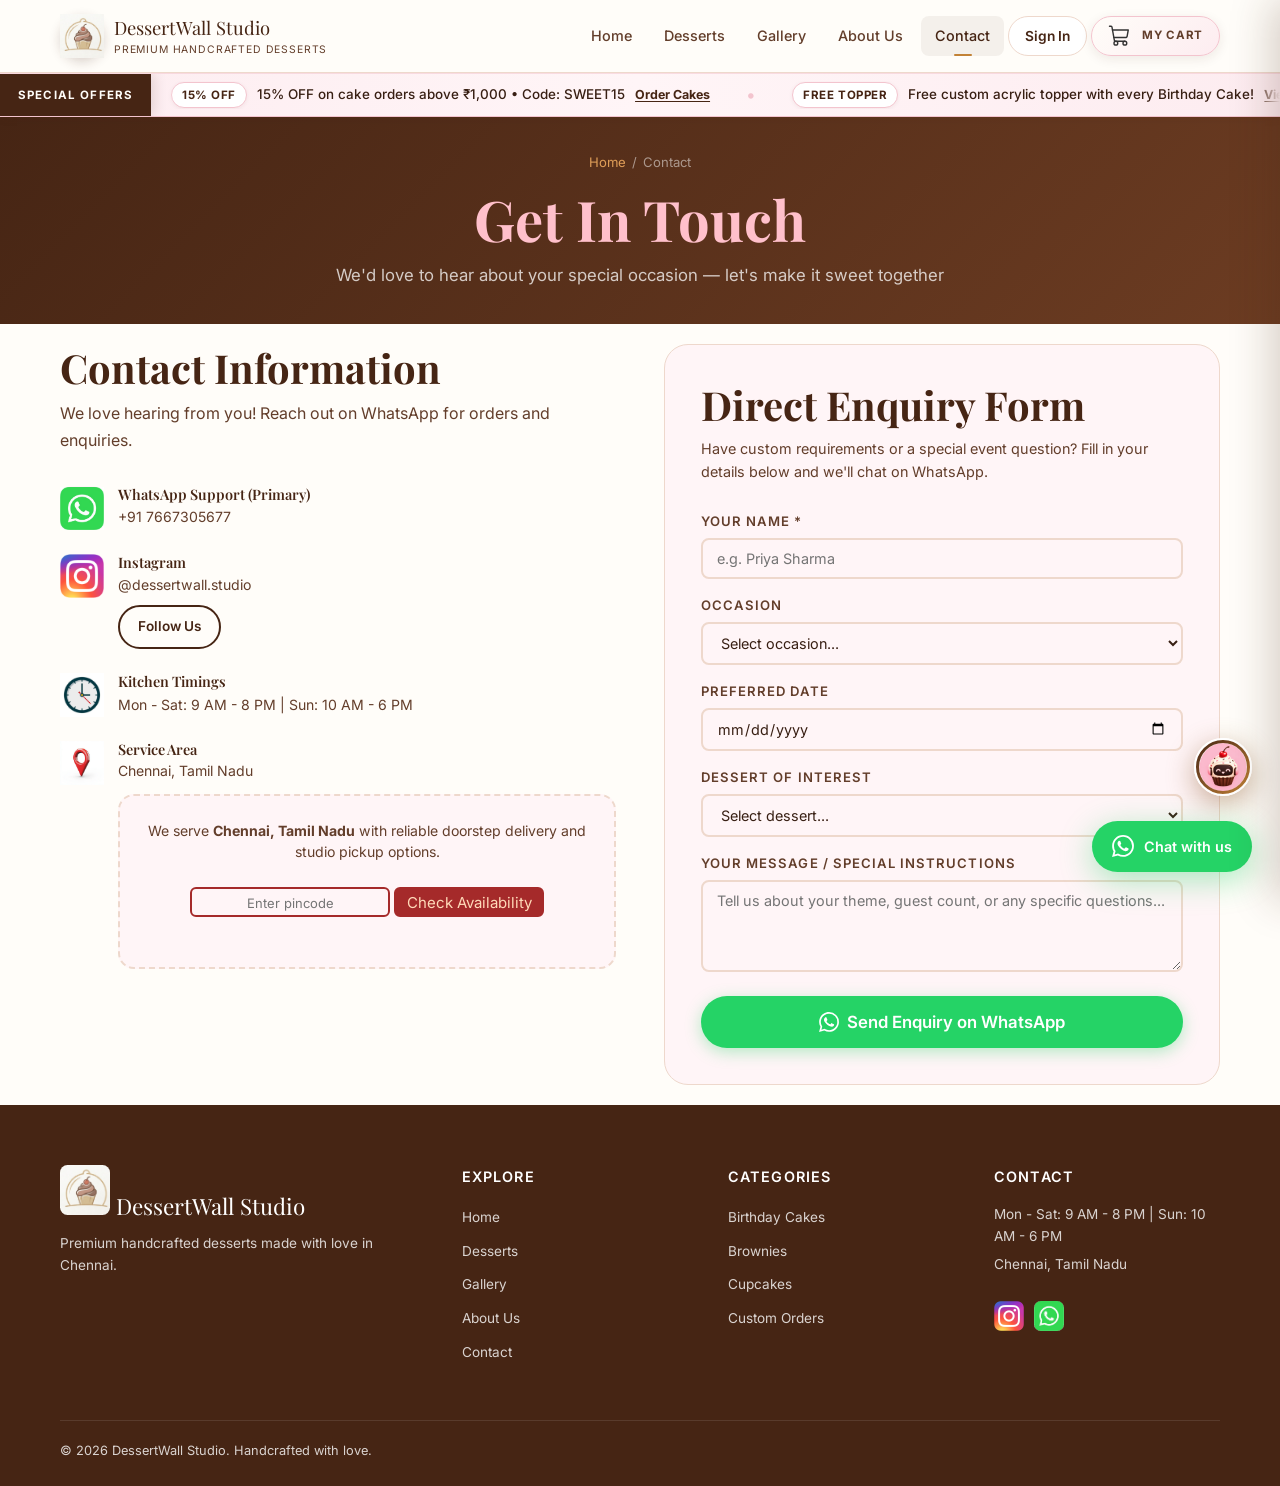
<file: contact.html>
﻿<!DOCTYPE html>
<html lang="en">

<head>
  <meta charset="UTF-8" />
  <meta name="viewport" content="width=device-width, initial-scale=1.0" />
  <title>DessertWall Studio</title>
  <meta name="description"
    content="Get in touch with DessertWall Studio. Chat on WhatsApp, follow us on Instagram or send us a message for special event enquiries in Chennai." />
  <link rel="stylesheet" href="style.css" />
  <link rel="icon" href="images/logo.jpg">
</head>

<body>

  <!-- NAVBAR -->
  <nav id="navbar">
    <div class="container">
      <div class="nav-inner">
        <a href="index.html" class="nav-logo">
          <div class="nav-logo-icon"><img src="images/logo.jpg"></div>
          <div class="nav-logo-text">DessertWall Studio <span>Premium Handcrafted Desserts</span></div>
        </a>
        <div class="nav-links" id="nav-links">
          <a href="index.html" class="nav-link">Home</a>
          <a href="menu.html" class="nav-link">Desserts</a>
          <a href="gallery.html" class="nav-link">Gallery</a>
          <a href="about.html" class="nav-link">About Us</a>
          <a href="contact.html" class="nav-link active">Contact</a>
          <div id="nav-user-container">
            <!-- User Login or Profile avatar inserted by JS -->
          </div>
          <div class="nav-cart-card" onclick="openCart()" role="button" tabindex="0" aria-label="View Shopping Cart">
            <div class="nav-cart-icon-box">
              <img src="images/cart.svg">
            </div>
            <div class="nav-cart-info">
              <span class="nav-cart-title">My Cart</span>
            </div>
          </div>
        </div>
        <button class="hamburger" id="hamburger" onclick="toggleNav()" aria-label="Toggle menu">
          <span></span><span></span><span></span>
        </button>
      </div>
    </div>
  </nav>

  <!-- RUNNING OFFER BAR (CAR) BELOW NAVBAR -->
  <div id="running-offer-bar" class="running-offer-bar">
    <div class="offer-tag">
      <span>SPECIAL OFFERS</span>
    </div>
    <div class="offer-marquee-container">
      <div class="offer-marquee-track" id="offer-marquee-track">
        <!-- Injected by JS -->
      </div>
    </div>
  </div>

  <div class="page-header">
    <div class="container">
      <div class="breadcrumb"><a href="index.html">Home</a><span>/</span>Contact</div>
      <h1 style="color: pink;">Get In Touch</h1>
      <p>We'd love to hear about your special occasion — let's make it sweet together</p>
    </div>
  </div>

  <section class="section-gap">
    <div class="container">
      <div class="contact-grid">
        <!-- Contact Info -->
        <div>
          <h2 style="font-family:'Playfair Display',serif;color:var(--c-brown);margin-bottom:8px">
            Contact Information
          </h2>
          <p style="color:var(--c-text-soft);margin-bottom:32px;line-height:1.7" id="contact-text"></p>

          <div class="contact-info-item">
            <div class="contact-icon"><img src="images/whatsapp.jpg"></div>
            <div>
              <h4>WhatsApp Support (Primary)</h4>
              <p id="wa-display"></p>
            </div>
          </div>

          <div class="contact-info-item">
            <div class="contact-icon"><img src="images/Insta.webp"></div>
            <div>
              <h4>Instagram</h4>
              <p id="ig-display"></p>
              <a href="#" id="ig-link" target="_blank" class="btn btn-outline btn-sm"
                style="margin-top:10px;display:inline-flex">Follow Us</a>
            </div>
          </div>

          <div class="contact-info-item">
            <div class="contact-icon"><img src="images/time.jpg"></div>
            <div>
              <h4>Kitchen Timings</h4>
              <p id="timings-display" style="line-height:1.8;white-space:pre-line"></p>
            </div>
          </div>

          <div class="contact-info-item">
            <div class="contact-icon"><img src="images/location.jpg"></div>
            <div>
              <h4>Service Area</h4>
              <p id="service-area"></p>
              <div class="service-map" style="padding:24px;margin-top:12px">
                <p style="font-size:.88rem;color:var(--c-text-soft)">We serve <strong id="map-area"></strong> with
                  reliable doorstep delivery and studio pickup options.</p><br>
                <input type="number" placeholder="Enter pincode" id="pintext">
                <button id="pinsearch" type="button" onclick="openPincode()">Check Availability</button><br><br>
                <p id="pindisplay"></p>
              </div>
            </div>
          </div>
        </div>

        <!-- Quick Enquiry Form (kept in contact page) -->
        <div>
          <div
            style="background:var(--c-cream);border:1px solid var(--c-border);border-radius:var(--radius-lg);padding:36px;">
            <h2 style="font-family:'Playfair Display',serif;color:var(--c-brown);margin-bottom:8px">Direct Enquiry Form
            </h2>
            <p style="color:var(--c-text-soft);font-size:.9rem;margin-bottom:28px">Have custom requirements or a special
              event question? Fill in your details below and we'll chat on WhatsApp.</p>
            <form id="contact-form" onsubmit="sendContactEnquiry(event)">
              <div class="form-group" style="margin-bottom:16px">
                <label for="cf-name">Your Name *</label>
                <input type="text" id="cf-name" required placeholder="e.g. Priya Sharma" />
              </div>
              <div class="form-group" style="margin-bottom:16px">
                <label for="cf-occasion">Occasion</label>
                <select id="cf-occasion">
                  <option value="">Select occasion...</option>
                  <option>Birthday</option>
                  <option>Anniversary</option>
                  <option>Baby Shower</option>
                  <option>Wedding</option>
                  <option>Corporate Event</option>
                  <option>Festive Celebration</option>
                  <option>Just Because!</option>
                  <option>Other</option>
                </select>
              </div>
              <div class="form-group" style="margin-bottom:16px">
                <label for="cf-date">Preferred Date</label>
                <input type="date" id="cf-date" />
              </div>
              <div class="form-group" style="margin-bottom:16px">
                <label for="cf-item">Dessert of Interest</label>
                <select id="cf-item">
                  <option value="">Select dessert...</option>
                </select>
              </div>
              <div class="form-group" style="margin-bottom:24px">
                <label for="cf-message">Your Message / Special Instructions</label>
                <textarea id="cf-message"
                  placeholder="Tell us about your theme, guest count, or any specific questions..." rows="4"></textarea>
              </div>
              <button type="submit" class="btn btn-wa btn-block btn-lg">
                <svg width="20" height="20" viewBox="0 0 24 24" fill="currentColor">
                  <path
                    d="M17.472 14.382c-.297-.149-1.758-.867-2.03-.967-.273-.099-.471-.148-.67.15-.197.297-.767.966-.94 1.164-.173.199-.347.223-.644.075-.297-.15-1.255-.463-2.39-1.475-.883-.788-1.48-1.761-1.653-2.059-.173-.297-.018-.458.13-.606.134-.133.298-.347.446-.52.149-.174.198-.298.298-.497.099-.198.05-.371-.025-.52-.075-.149-.669-1.612-.916-2.207-.242-.579-.487-.5-.669-.51-.173-.008-.371-.01-.57-.01-.198 0-.52.074-.792.372-.272.297-1.04 1.016-1.04 2.479 0 1.462 1.065 2.875 1.213 3.074.149.198 2.096 3.2 5.077 4.487.709.306 1.262.489 1.694.625.712.227 1.36.195 1.871.118.571-.085 1.758-.719 2.006-1.413.248-.694.248-1.289.173-1.413-.074-.124-.272-.198-.57-.347m-5.421 7.403h-.004a9.87 9.87 0 01-5.031-1.378l-.361-.214-3.741.982.998-3.648-.235-.374a9.86 9.86 0 01-1.51-5.26c.001-5.45 4.436-9.884 9.888-9.884 2.64 0 5.122 1.03 6.988 2.898a9.825 9.825 0 012.893 6.994c-.003 5.45-4.437 9.884-9.885 9.884m8.413-18.297A11.815 11.815 0 0012.05 0C5.495 0 .16 5.335.157 11.892c0 2.096.547 4.142 1.588 5.945L.057 24l6.305-1.654a11.882 11.882 0 005.683 1.448h.005c6.554 0 11.89-5.335 11.893-11.893a11.821 11.821 0 00-3.48-8.413z" />
                </svg>
                Send Enquiry on WhatsApp
              </button>
            </form>
          </div>
        </div>
      </div>
    </div>
  </section>

  <!-- FOOTER -->
  <footer id="footer">
    <div class="container">
      <div class="footer-grid">
        <div>
          <div class="footer-brand-name"><img src="images/logo.jpg"> DessertWall Studio</div>
          <p class="footer-brand-sub">Premium handcrafted desserts made with love in Chennai.</p>
        </div>
        <div class="footer-col">
          <h5>Explore</h5>
          <ul>
            <li><a href="index.html">Home</a></li>
            <li><a href="menu.html">Desserts</a></li>
            <li><a href="gallery.html">Gallery</a></li>
            <li><a href="about.html">About Us</a></li>
            <li><a href="contact.html">Contact</a></li>
          </ul>
        </div>
        <div class="footer-col">
          <h5>Categories</h5>
          <ul>
            <li><a href="menu.html?cat=Birthday+Cakes">Birthday Cakes</a></li>
            <li><a href="menu.html?cat=Brownies">Brownies</a></li>
            <li><a href="menu.html?cat=Cupcakes">Cupcakes</a></li>
            <li><a href="menu.html?cat=Custom+Desserts">Custom Orders</a></li>
          </ul>
        </div>
        <div class="footer-col">
          <h5>Contact</h5>
          <p id="footer-timings"></p>
          <p id="footer-area" style="margin-top:6px;"></p><br>
          <div class="footer-social">
            <a href="https://www.instagram.com/homedessert.studio" target="_blank" rel="noopener"
              aria-label="Instagram"><img src="images/Insta.webp" style="width: 30px;"></a>
            <a href="#" onclick="openWhatsApp('Hi! I have a question about my dessert order.');return false;"
              rel="noopener" style="color:var(--c-gold-light);font-weight:600"><img src="images/whatsapp.jpg"
                style="width: 30px; border-radius: 23%;"></a>
          </div>
        </div>
      </div>
      <div class="footer-bottom">
        <span>© 2026 DessertWall Studio. Handcrafted with love.</span>
      </div>
    </div>
  </footer>

  <!-- FLOATING WA BUTTON (Kept only at bottom) -->
  <a href="#" id="wa-float" onclick="openWhatsApp('Hi! I would like to enquire about your desserts.');return false;"
    aria-label="Chat on WhatsApp">
    <svg viewBox="0 0 24 24" fill="currentColor">
      <path
        d="M17.472 14.382c-.297-.149-1.758-.867-2.03-.967-.273-.099-.471-.148-.67.15-.197.297-.767.966-.94 1.164-.173.199-.347.223-.644.075-.297-.15-1.255-.463-2.39-1.475-.883-.788-1.48-1.761-1.653-2.059-.173-.297-.018-.458.13-.606.134-.133.298-.347.446-.52.149-.174.198-.298.298-.497.099-.198.05-.371-.025-.52-.075-.149-.669-1.612-.916-2.207-.242-.579-.487-.5-.669-.51-.173-.008-.371-.01-.57-.01-.198 0-.52.074-.792.372-.272.297-1.04 1.016-1.04 2.479 0 1.462 1.065 2.875 1.213 3.074.149.198 2.096 3.2 5.077 4.487.709.306 1.262.489 1.694.625.712.227 1.36.195 1.871.118.571-.085 1.758-.719 2.006-1.413.248-.694.248-1.289.173-1.413-.074-.124-.272-.198-.57-.347m-5.421 7.403h-.004a9.87 9.87 0 01-5.031-1.378l-.361-.214-3.741.982.998-3.648-.235-.374a9.86 9.86 0 01-1.51-5.26c.001-5.45 4.436-9.884 9.888-9.884 2.64 0 5.122 1.03 6.988 2.898a9.825 9.825 0 012.893 6.994c-.003 5.45-4.437 9.884-9.885 9.884m8.413-18.297A11.815 11.815 0 0012.05 0C5.495 0 .16 5.335.157 11.892c0 2.096.547 4.142 1.588 5.945L.057 24l6.305-1.654a11.882 11.882 0 005.683 1.448h.005c6.554 0 11.89-5.335 11.893-11.893a11.821 11.821 0 00-3.48-8.413z" />
    </svg>
    <span class="wa-text">Chat with us</span>
  </a>

  <!-- CART DRAWER -->
  <div class="cart-overlay" id="cart-overlay" onclick="closeCart()"></div>
  <div class="cart-drawer" id="cart-drawer">
    <div class="cart-header">
      <div class="cart-title">
        <img src="images/cart.svg">
        <span> Your Dessert Cart</span>
      </div>
      <button class="cart-close" onclick="closeCart()" aria-label="Close cart">&times;</button>
    </div>
    <div class="cart-body" id="cart-items-container"></div>
    <div class="cart-footer" id="cart-footer">
      <div class="cart-promo-callout" id="cart-promo-callout"></div>
      <div class="cart-row">
        <span>Subtotal</span>
        <span id="cart-subtotal">₹0</span>
      </div>
      <div class="cart-row">
        <span>Delivery Charge</span>
        <span id="cart-delivery">FREE</span>
      </div>
      <div class="cart-row total">
        <span>Total Amount</span>
        <span id="cart-total">₹0</span>
      </div>
      <button class="btn btn-primary btn-block cart-checkout-btn" onclick="openCheckout()">
        Proceed to Checkout
      </button>
    </div>
  </div>

  <!-- CHECKOUT MODAL -->
  <div id="checkout-modal" class="hidden" role="dialog" aria-modal="true">
    <div class="checkout-box">
      <div class="checkout-header">
        <h3 style="font-family:'Playfair Display',serif; color:var(--c-brown); font-size:1.35rem;">Checkout & Place
          Order</h3>
        <button class="cart-close" onclick="closeCheckout()">&times;</button>
      </div>
      <div class="checkout-body">
        <div id="checkout-order-summary"></div>
        <form id="checkout-form" onsubmit="submitOrder(event)" class="admin-form-grid">
          <div class="form-group full">
            <label>Your Full Name *</label>
            <input type="text" id="checkout-name" placeholder="e.g. Priya Sharma" required />
          </div>
          <div class="form-group">
            <label>Mobile Number (For Updates) *</label>
            <input type="tel" id="checkout-phone" placeholder="e.g. 98450 12345" required />
          </div>
          <div class="form-group">
            <label>Email Address (Optional)</label>
            <input type="email" id="checkout-email" placeholder="priya@example.com" />
          </div>
          <div class="form-group full">
            <label>Delivery Method</label>
            <div style="display:flex; gap:20px; margin-top:4px;">
              <label style="font-size:.9rem; font-weight:500; text-transform:none; cursor:pointer;">
                <input type="radio" name="delivery-type" value="delivery" checked
                  onchange="document.getElementById('checkout-addr-wrap').style.display='block'" />
                Home Delivery (Free above ₹1499)
              </label>
              <label style="font-size:.9rem; font-weight:500; text-transform:none; cursor:pointer;">
                <input type="radio" name="delivery-type" value="pickup"
                  onchange="document.getElementById('checkout-addr-wrap').style.display='none'" />
                Direct Studio Pickup
              </label>
            </div>
          </div>
          <div class="form-group full" id="checkout-addr-wrap">
            <label>Delivery Address *</label>
            <textarea id="checkout-address"
              placeholder="Flat No., Apartment, Street, Landmark, Chennai pin code"></textarea>
          </div>
          <div class="form-group full" id="checkout-pincode">
            <label>Pin Code *</label>
            <input type="number" id="checkout-pin" placeholder="600008" required></input>
          </div>
          <div class="form-group">
            <label>Preferred Delivery Date *</label>
            <input type="date" id="checkout-date" required />
          </div>
          <div class="form-group">
            <label>Preferred Time Slot</label>
            <select id="checkout-time">
              <option value="10 AM - 1 PM">10 AM - 1 PM</option>
              <option value="1 PM - 4 PM" selected>1 PM - 4 PM</option>
              <option value="4 PM - 7 PM">4 PM - 7 PM</option>
              <option value="7 PM - 9 PM">7 PM - 9 PM</option>
            </select>
          </div>
          <div class="form-group full">
            <label>Payment Method</label>
            <select id="checkout-payment">
              <option value="UPI (Google Pay / PhonePe / Paytm)">UPI (Google Pay / PhonePe / Paytm)</option>
              <option value="Cash on Delivery / Pickup">Cash on Delivery / Pickup</option>
              <option value="Credit / Debit Card Online">Credit / Debit Card Online</option>
            </select>
          </div>
          <div class="form-group full">
            <label>Order Notes / Delivery Instructions</label>
            <textarea id="checkout-notes"
              placeholder="e.g. Please ring bell twice or leave at gate guard..."></textarea>
          </div>
          <div class="form-actions">
            <button type="submit" class="btn btn-primary btn-block btn-lg" onclick="openPincodeCart()">
              Place Order Now
            </button>
          </div>
        </form>
      </div>
    </div>
  </div>

  <!-- ORDER CONFIRMATION MODAL -->
  <div id="order-success-modal" class="hidden">
    <div class="order-success-box">
      <div class="order-success-icon">✓</div>
      <h2 style="font-family:'Playfair Display',serif; color:var(--c-brown); margin-bottom:8px;">Order Confirmed!</h2>
      <div id="order-success-details"></div>
      <button class="btn btn-primary btn-block" onclick="closeOrderSuccess()">
        Back to Browsing Desserts
      </button>
    </div>
  </div>

  <!-- USER AUTH MODAL (Login & Sign-up) -->
  <div id="auth-modal" class="hidden" role="dialog" aria-modal="true">
    <div class="auth-card">
      <div class="auth-header">
        <div class="auth-header-text">
          <h3 id="auth-modal-title">Welcome Back</h3>
          <p id="auth-modal-subtitle">Sign in with your mobile / email and password</p>
        </div>
        <button class="auth-close-btn" onclick="closeAuthModal()" aria-label="Close sign-in">×</button>
      </div>
      <div class="auth-body">

        <!-- Tab Switcher -->
        <div class="auth-tabs-wrap">
          <button type="button" class="auth-tab-btn active" id="auth-tab-signin" onclick="switchAuthTab('signin')">
            Sign In
          </button>
          <button type="button" class="auth-tab-btn" id="auth-tab-signup" onclick="switchAuthTab('signup')">
            Create Account
          </button>
        </div>

        <!-- SIGN IN PANEL -->
        <div id="auth-panel-signin">
          <form id="login-form" onsubmit="handleUserLogin(event)">
            <div class="auth-form-group">
              <label>Mobile Number or Email *</label>
              <input type="text" id="login-identifier" placeholder="e.g. 9845012345 or priya@example.com" required
                autocomplete="username" />
            </div>
            <div class="auth-form-group">
              <label>Password *</label>
              <div class="password-input-wrap">
                <input type="password" id="login-password" placeholder="Enter your account password" required
                  autocomplete="current-password" />
                <button type="button" class="password-toggle-btn"
                  onclick="togglePasswordVisibility('login-password', this)"
                  aria-label="Toggle password visibility">👁️</button>
              </div>
            </div>
            <button type="submit" class="btn btn-primary btn-block"
              style="width:100%;justify-content:center;margin-top:10px;">
              Sign In to Account
            </button>
            <div class="auth-switch-prompt">
              Don't have an account yet? <button type="button" onclick="switchAuthTab('signup')">Sign Up Here</button>
            </div>
          </form>
        </div>

        <!-- SIGN UP PANEL -->
        <div id="auth-panel-signup" class="hidden">
          <form id="signup-form" onsubmit="handleUserSignup(event)">
            <div class="auth-form-group">
              <label>Full Name *</label>
              <input type="text" id="signup-name" placeholder="e.g. Sneha Patel" required autocomplete="name" />
            </div>
            <div class="auth-form-group">
              <label>Mobile Number (10 digits) *</label>
              <input type="tel" id="signup-phone" placeholder="e.g. 9876543210" required autocomplete="tel" />
            </div>
            <div class="auth-form-group">
              <label>Email Address *</label>
              <input type="email" id="signup-email" placeholder="e.g. sneha@example.com" required
                autocomplete="email" />
            </div>
            <div class="auth-form-group">
              <label>Create Password *</label>
              <div class="password-input-wrap">
                <input type="password" id="signup-password" placeholder="Minimum 6 characters" minlength="6" required
                  autocomplete="new-password" />
                <button type="button" class="password-toggle-btn"
                  onclick="togglePasswordVisibility('signup-password', this)"
                  aria-label="Toggle password visibility">👁️</button>
              </div>
              <div class="auth-field-hint">🔒 Minimum 6 characters</div>
            </div>
            <div class="auth-form-group">
              <label>Confirm Password *</label>
              <div class="password-input-wrap">
                <input type="password" id="signup-confirm-password" placeholder="Re-enter your password" minlength="6"
                  required autocomplete="new-password" />
                <button type="button" class="password-toggle-btn"
                  onclick="togglePasswordVisibility('signup-confirm-password', this)"
                  aria-label="Toggle password visibility">👁️</button>
              </div>
            </div>
            <div class="auth-form-group">
              <label>Default Delivery Address (Optional)</label>
              <textarea id="signup-address" placeholder="Flat, Building, Area, Landmark, Chennai..." rows="2"
                autocomplete="street-address"></textarea>
            </div>
            <button type="submit" class="btn btn-primary btn-block"
              style="width:100%;justify-content:center;margin-top:10px;">
              Create Account & Sign In
            </button>
            <div class="auth-switch-prompt">
              Already registered? <button type="button" onclick="switchAuthTab('signin')">Sign In Instead</button>
            </div>
          </form>
        </div>
      </div>
    </div>
  </div>

  <!-- USER PROFILE EDIT MODAL -->
  <div id="profile-modal" class="hidden" role="dialog" aria-modal="true">
    <div class="profile-card">
      <div class="profile-header">
        <div class="profile-header-user">
          <div class="profile-avatar-circle-lg" id="profile-avatar-circle">P</div>
          <div class="profile-header-text">
            <h3 id="profile-header-name">My Account Profile</h3>
            <p><span id="profile-header-phone">98450 12345</span> • Verified Customer</p>
          </div>
        </div>
        <button class="auth-close-btn" onclick="closeProfileModal()" aria-label="Close profile">×</button>
      </div>
      <div class="profile-body">
        <form id="profile-form" onsubmit="handleProfileUpdate(event)">
          <div class="auth-form-group">
            <label>Full Name *</label>
            <input type="text" id="profile-name" required placeholder="Your full name" />
          </div>
          <div class="auth-form-group">
            <label>Mobile Number *</label>
            <input type="tel" id="profile-phone" required placeholder="10-digit mobile number" />
          </div>
          <div class="auth-form-group">
            <label>Email Address</label>
            <input type="email" id="profile-email" placeholder="name@example.com" />
          </div>
          <div class="auth-form-group">
            <label>Default Delivery Address</label>
            <textarea id="profile-address" rows="2"
              placeholder="Apartment / Villa, Street, Locality, Chennai..."></textarea>
          </div>

          <!-- Optional Password Update -->
          <div class="profile-section-divider">Security & Password</div>
          <div
            style="background:var(--c-cream);padding:14px;border-radius:var(--radius-sm);border:1px solid var(--c-border);margin-bottom:16px;">
            <div style="font-size:.78rem;color:var(--c-text-muted);margin-bottom:10px;">
              Leave password fields blank if you do not want to change your password.
            </div>
            <div class="auth-form-group" style="margin-bottom:10px;">
              <label style="font-size:.75rem;">Current Password (required to change password)</label>
              <div class="password-input-wrap">
                <input type="password" id="profile-current-pass" placeholder="Enter current password" />
                <button type="button" class="password-toggle-btn"
                  onclick="togglePasswordVisibility('profile-current-pass', this)"
                  aria-label="Toggle password visibility">👁️</button>
              </div>
            </div>
            <div class="auth-form-group" style="margin-bottom:10px;">
              <label style="font-size:.75rem;">New Password</label>
              <div class="password-input-wrap">
                <input type="password" id="profile-new-pass" placeholder="Min. 6 characters" minlength="6" />
                <button type="button" class="password-toggle-btn"
                  onclick="togglePasswordVisibility('profile-new-pass', this)"
                  aria-label="Toggle password visibility">👁️</button>
              </div>
            </div>
            <div class="auth-form-group" style="margin-bottom:0;">
              <label style="font-size:.75rem;">Confirm New Password</label>
              <div class="password-input-wrap">
                <input type="password" id="profile-confirm-new-pass" placeholder="Re-type new password" minlength="6" />
                <button type="button" class="password-toggle-btn"
                  onclick="togglePasswordVisibility('profile-confirm-new-pass', this)"
                  aria-label="Toggle password visibility">👁️</button>
              </div>
            </div>
          </div>

          <div class="profile-actions">
            <button type="button" class="btn btn-outline" onclick="closeProfileModal()">Cancel</button>
            <button type="submit" class="btn btn-primary">Save Profile Changes</button>
          </div>
        </form>
      </div>
    </div>
  </div>

  <!-- MY ORDERS MODAL -->
  <div id="my-orders-modal" class="hidden" role="dialog" aria-modal="true"
    style="position:fixed;inset:0;background:rgba(42,20,10,.65);backdrop-filter:blur(6px);z-index:3500;display:flex;align-items:center;justify-content:center;padding:20px;">
    <div class="checkout-box" style="max-width:560px;">
      <div class="checkout-header">
        <h3 style="font-family:'Playfair Display',serif; color:var(--c-brown); font-size:1.35rem;">📦 My Orders History
        </h3>
        <button class="cart-close" onclick="closeMyOrdersModal()">&times;</button>
      </div>
      <div class="checkout-body">
        <div id="my-orders-list" class="customer-orders-list"></div>
      </div>
    </div>
  </div>

  <div id="toast-container"></div>
  <script src="data.js"></script>
  <script src="app.js"></script>
  <script>
    document.addEventListener('DOMContentLoaded', () => {
      const b = appData.business || {};
      if (document.getElementById('contact-text')) document.getElementById('contact-text').textContent = b.contactText || 'We love hearing from you!';
      if (document.getElementById('wa-display')) document.getElementById('wa-display').textContent = '+91 ' + (b.whatsapp || '7667305677');
      if (document.getElementById('ig-display')) document.getElementById('ig-display').textContent = '@' + (b.instagram || '').split('/').filter(Boolean).pop();
      if (document.getElementById('ig-link')) document.getElementById('ig-link').href = b.instagram || 'https://instagram.com';
      if (document.getElementById('service-area')) document.getElementById('service-area').textContent = b.serviceArea || 'Chennai, Tamil Nadu';
      if (document.getElementById('map-area')) document.getElementById('map-area').textContent = b.serviceArea || 'Chennai, Tamil Nadu';
      if (document.getElementById('timings-display')) document.getElementById('timings-display').textContent = b.timings || 'Mon - Sat: 9 AM - 8 PM';
      if (document.getElementById('footer-timings')) document.getElementById('footer-timings').textContent = b.timings || 'Mon - Sat: 9 AM - 8 PM';
      if (document.getElementById('footer-area')) document.getElementById('footer-area').textContent = (b.serviceArea || 'Chennai, Tamil Nadu');

      // Populate dessert select
      const select = document.getElementById('cf-item');
      if (select && appData.products) {
        appData.products.forEach(p => {
          const opt = document.createElement('option');
          opt.value = p.name;
          opt.textContent = `${p.name} (${p.category})`;
          select.appendChild(opt);
        });
      }
    });

    function sendContactEnquiry(e) {
      e.preventDefault();
      const name = document.getElementById('cf-name').value.trim();
      const occasion = document.getElementById('cf-occasion').value;
      const date = document.getElementById('cf-date').value;
      const item = document.getElementById('cf-item').value;
      const msg = document.getElementById('cf-message').value.trim();

      let text = `Hi DessertWall Studio! I would like to enquire about your desserts:\n\n`;
      text += `*Name:* ${name}\n`;
      if (occasion) text += `*Occasion:* ${occasion}\n`;
      if (item) text += `*Dessert of Interest:* ${item}\n`;
      if (date) text += `*Preferred Date:* ${date}\n`;
      if (msg) text += `*Message / Requirements:*\n${msg}\n`;
      text += `\nPlease let me know availability and pricing. Thank you!`;

      openWhatsApp(text);
      showToast('Opening WhatsApp…', 'success');
    };

    const servicepincodes = [
      "600008",
      "600007",
      "600010",
      "600031",
      "600006",
      "600034",
      "600002",
      "600003",
      "600014"
    ];

    function openPincode() {
      const pin = document.getElementById("pintext").value.trim();
      const disp = document.getElementById("pindisplay");

      if (pin === "") {
        disp.innerText = "Please enter a Pincode";
        return;
      }

      if (!/^\d{6}$/.test(pin)) {
        disp.innerText = "Please enter a valid 6-digit Pincode";
        return;
      }

      if (servicepincodes.includes(pin)) {
        disp.innerText = `Yes! We deliver at ${pin}`;
      } else {
        disp.innerText = `Sorry, we are not available at ${pin}`;
      }
    };

  </script>
</body>

</html>
</file>
<file: style.css>
/* ==========================================================
   DessertWall Studio — Global Styles
   ========================================================== */

@import url('https://fonts.googleapis.com/css2?family=Playfair+Display:ital,wght@0,400;0,600;0,700;1,400&family=Inter:wght@300;400;500;600;700&display=swap');

/* ---------- CSS Variables ---------- */
:root {
  /* Theme: Light Pink & Vanilla White Backgrounds, Rich Chocolate Brown Text */
  --c-bg: #FFFDF9;
  /* Vanilla White primary background */
  --c-vanilla: #FAF5EE;
  /* Creamy vanilla */
  --c-vanilla-card: #FFFAF3;
  /* Soft vanilla card */
  --c-surface: #FFFFFF;
  /* Pure white card surface */

  /* Light Pink Palette */
  --c-pink-subtle: #FFF6F8;
  /* Subtle pink tint */
  --c-pink-light: #FDECF0;
  /* Light pink background */
  --c-pink: #F8D3DC;
  /* Soft pastel light pink */
  --c-pink-border: #F3C4CE;
  /* Soft pink border */
  --c-pink-accent: #E2788E;
  /* Rose accent */
  --c-cream: #FFF5F7;
  /* Vanilla-pink soft cream */

  /* Chocolate Brown Palette (Text, Headings, Primary CTA) */
  --c-text: #381F13;
  /* Chocolate brown primary text */
  --c-text-soft: #633E2B;
  /* Warm milk chocolate for secondary text */
  --c-text-muted: #8C634F;
  /* Cocoa muted text */
  --c-brown: #462514;
  /* Deep chocolate brown */
  --c-brown-light: #6C3C22;
  /* Warm milk chocolate hover */
  --c-brown-dark: #2A140A;
  /* Dark cacao */

  /* Accents */
  --c-border: #EED8CC;
  /* Vanilla-chocolate border */
  --c-gold: #C28236;
  /* Caramel gold */
  --c-gold-light: #E09E58;
  --c-accent: #C74428;
  --c-green: #2E7D32;

  --radius-sm: 8px;
  --radius-md: 16px;
  --radius-lg: 24px;
  --shadow-sm: 0 2px 10px rgba(70, 37, 20, .07);
  --shadow-md: 0 8px 30px rgba(70, 37, 20, .11);
  --shadow-lg: 0 20px 60px rgba(70, 37, 20, .15);
  --transition: 0.3s cubic-bezier(.4, 0, .2, 1);
  --navbar-h: 72px;

  /* ==========================================================
     Typography System — Exactly 3 Distinct Font Styles
     Style 1 (Heading):  'Playfair Display', serif (Regular & Bold)
     Style 2 (Body/UI):  'Inter', sans-serif (Clean modern interface)
     Style 3 (Accent):   'Playfair Display', serif (Italic editorial accents)
     ========================================================== */
  --font-heading: 'Playfair Display', Georgia, serif;
  --font-body: 'Inter', -apple-system, BlinkMacSystemFont, 'Segoe UI', Roboto, sans-serif;
  --font-accent: 'Playfair Display', Georgia, serif;
}

/* ---------- Reset ---------- */
*,
*::before,
*::after {
  box-sizing: border-box;
  margin: 0;
  padding: 0;
}

html {
  scroll-behavior: smooth;
  font-size: 16px;
}

body {
  font-family: var(--font-body);
  background: var(--c-bg);
  color: var(--c-text);
  line-height: 1.6;
  min-height: 100vh;
  overflow-x: hidden;
}

img {
  max-width: 100%;
  display: block;
}

a {
  color: inherit;
  text-decoration: none;
}

button {
  cursor: pointer;
  border: none;
  font-family: inherit;
}

input,
select,
textarea {
  font-family: inherit;
}

ul {
  list-style: none;
}

/* ---------- Typography (Strict 3-Style System) ---------- */
.font-heading {
  font-family: var(--font-heading) !important;
  font-style: normal !important;
}

.font-body {
  font-family: var(--font-body) !important;
  font-style: normal !important;
}

.font-accent {
  font-family: var(--font-accent) !important;
  font-style: italic !important;
}

h1,
h2,
h3,
h4 {
  font-family: var(--font-heading);
  font-style: normal;
  line-height: 1.2;
  color: var(--c-brown);
}

h1 {
  font-size: clamp(2.2rem, 5vw, 3.5rem);
}

h2 {
  font-size: clamp(1.8rem, 3.5vw, 2.5rem);
}

h3 {
  font-size: clamp(1.2rem, 2.5vw, 1.5rem);
}

/* ---------- Utility ---------- */
.container {
  max-width: 1200px;
  margin: 0 auto;
  padding: 0 20px;
}

.section-gap {
  padding: 20px 0;
}

.section-gap-sm {
  padding: 20px 0;
}

.text-center {
  text-align: center;
}

.text-gold {
  color: var(--c-gold);
}

.hidden {
  display: none !important;
}

.section-title {
  font-family: 'Playfair Display', serif;
  color: var(--c-brown);
  margin-bottom: 8px;
}

.section-sub {
  color: var(--c-text-soft);
  font-size: 1.05rem;
  margin-bottom: 48px;
}

/* ---------- Buttons ---------- */
.btn {
  display: inline-flex;
  align-items: center;
  gap: 8px;
  padding: 13px 26px;
  border-radius: 50px;
  font-size: .95rem;
  font-weight: 600;
  transition: all var(--transition);
  white-space: nowrap;
  text-align: center;
}

.btn-primary {
  background: var(--c-brown);
  color: #fff;
  box-shadow: 0 4px 16px rgba(70, 37, 20, .28);
}

.btn-primary:hover {
  background: var(--c-brown-light);
  transform: translateY(-2px);
  box-shadow: 0 8px 24px rgba(70, 37, 20, .35);
  color: #fff;
}

.btn-gold {
  background: linear-gradient(135deg, var(--c-gold) 0%, #A86D1E 100%);
  color: #fff;
}

.btn-gold:hover {
  transform: translateY(-2px);
  color: #fff;
}

.btn-pink {
  background: var(--c-pink-light);
  color: var(--c-brown);
  border: 1px solid var(--c-pink-border);
}

.btn-pink:hover {
  background: var(--c-pink);
  transform: translateY(-2px);
  color: var(--c-brown);
}

.btn-outline {
  background: transparent;
  border: 2px solid var(--c-brown);
  color: var(--c-brown);
}

.btn-outline:hover {
  background: rgb(73, 21, 21);
  color: #fff;
}

.btn-wa {
  background: #25D366;
  color: #fff;
  box-shadow: 0 4px 16px rgba(37, 211, 102, .35);
}

.btn-wa:hover {
  background: #1ebe5d;
  transform: translateY(-2px);
  box-shadow: 0 8px 24px rgba(37, 211, 102, .45);
  color: #fff;
}

.btn-sm {
  padding: 9px 18px;
  font-size: .85rem;
  justify-content: center;
}

.btn-lg {
  padding: 16px 32px;
  font-size: 1.05rem;
}

.btn-block {
  width: 100%;
  justify-content: center;
}

#btn-write-review {
  height: 40px;
}

/* ---------- Running Offer Bar (Car) Below Navbar ---------- */
.running-offer-bar {
  background: linear-gradient(90deg, #FDECF0 0%, #FFF5F7 50%, #FDECF0 100%);
  border-bottom: 1px solid var(--c-pink-border);
  border-top: 1px solid rgba(243, 196, 206, .5);
  position: relative;
  overflow: hidden;
  z-index: 990;
  display: flex;
  align-items: center;
  height: 44px;
  box-shadow: 0 2px 10px rgba(70, 37, 20, .05);
}

.offer-tag {
  flex-shrink: 0;
  background: var(--c-brown);
  color: #FFFDF9;
  height: 100%;
  display: flex;
  align-items: center;
  gap: 6px;
  padding: 0 18px;
  font-weight: 700;
  font-size: .72rem;
  letter-spacing: .1em;
  text-transform: uppercase;
  z-index: 3;
  box-shadow: 3px 0 12px rgba(70, 37, 20, .15);
}

.offer-marquee-container {
  display: flex;
  align-items: center;
  width: 100%;
  overflow: hidden;
  position: relative;
  mask-image: linear-gradient(to right, transparent, black 25px, black calc(100% - 25px), transparent);
  -webkit-mask-image: linear-gradient(to right, transparent, black 25px, black calc(100% - 25px), transparent);
}

.offer-marquee-track {
  display: flex;
  align-items: center;
  white-space: nowrap;
  gap: 36px;
  will-change: transform;
  animation: marqueeRoll 32s linear infinite;
  padding-left: 20px;
}

.running-offer-bar:hover .offer-marquee-track {
  animation-play-state: paused;
}

@keyframes marqueeRoll {
  0% {
    transform: translateX(0);
  }

  100% {
    transform: translateX(-50%);
  }
}

.offer-item {
  display: inline-flex;
  align-items: center;
  gap: 10px;
  color: var(--c-text);
  font-weight: 500;
  text-decoration: none;
  cursor: pointer;
  transition: all var(--transition);
}

.offer-item:hover {
  color: var(--c-brown);
  transform: translateY(-1px);
}

.offer-pill {
  background: #FFFFFF;
  border: 1px solid var(--c-pink-border);
  color: var(--c-brown);
  padding: 3px 10px;
  border-radius: 50px;
  font-size: .72rem;
  font-weight: 700;
  letter-spacing: .05em;
  box-shadow: 0 1px 4px rgba(70, 37, 20, .06);
}

.offer-text {
  font-size: .84rem;
  color: var(--c-text);
}

.offer-cta {
  font-size: .78rem;
  font-weight: 700;
  color: var(--c-brown);
  text-decoration: underline;
  text-underline-offset: 2px;
}

.offer-sep {
  color: var(--c-pink-border);
  font-size: 1.1rem;
}

/* Old promotion bar compatibility */
#promo-bar {
  display: none !important;
}

/* ---------- Navbar ---------- */
#navbar {
  position: sticky;
  top: 0;
  z-index: 1000;
  background: rgba(255, 253, 249, .96);
  backdrop-filter: blur(12px);
  border-bottom: 1px solid var(--c-border);
  transition: box-shadow var(--transition);
}

#navbar.scrolled {
  box-shadow: var(--shadow-md);
}

.nav-inner {
  height: var(--navbar-h);
  display: flex;
  align-items: center;
  justify-content: space-between;
  gap: 20px;
}

.nav-logo {
  display: flex;
  align-items: center;
  gap: 10px;
  text-decoration: none;
}

.nav-logo-icon {
  width: 44px;
  height: 44px;
  border-radius: 12px;
  display: flex;
  align-items: center;
  justify-content: center;
  box-shadow: 0 4px 12px rgba(70, 37, 20, .2);
}

.nav-logo-text {
  font-family: 'Playfair Display', serif;
  font-size: 1.15rem;
  color: var(--c-brown);
}

.nav-logo-text span {
  display: block;
  font-size: .65rem;
  font-family: 'Inter', sans-serif;
  color: var(--c-text-soft);
  font-weight: 500;
  letter-spacing: .08em;
  text-transform: uppercase;
}

.nav-links {
  display: flex;
  align-items: center;
  gap: 6px;
}

.nav-link {
  padding: 8px 14px;
  border-radius: 8px;
  font-weight: 500;
  font-size: .9rem;
  color: var(--c-text-soft);
  transition: all var(--transition);
  position: relative;
}

.nav-link:hover,
.nav-link.active {
  color: var(--c-brown);
  background: rgba(70, 37, 20, .05);
}

.nav-link.active::after {
  content: '';
  position: absolute;
  bottom: 0;
  left: 50%;
  transform: translateX(-50%);
  width: 18px;
  height: 2px;
  background: var(--c-gold);
  border-radius: 2px;
}

.nav-cart-btn {
  display: inline-flex;
  align-items: center;
  gap: 8px;
  padding: 8px 16px;
  border-radius: 50px;
  background: var(--c-brown);
  color: #fff;
  font-weight: 600;
  font-size: .86rem;
  transition: all var(--transition);
  box-shadow: 0 4px 14px rgba(70, 37, 20, .22);
}

.nav-cart-btn:hover {
  background: var(--c-brown-light);
  transform: translateY(-1px);
  color: #fff;
}

.nav-admin-btn {
  font-size: .82rem;
  font-weight: 600;
  color: var(--c-text-soft);
  padding: 7px 12px;
  border-radius: 8px;
  border: 1px dashed var(--c-border);
  transition: all var(--transition);
}

.nav-admin-btn:hover {
  color: var(--c-brown);
  border-color: var(--c-brown);
  background: var(--c-pink-subtle);
}

.nav-logo {
  display: flex;
  align-items: center;
  gap: 10px;
  text-decoration: none;
}

.nav-logo-icon {
  border-radius: 50px;
}

.nav-logo-text {
  font-family: 'Playfair Display', serif;
  font-size: 1.15rem;
  color: var(--c-brown);
}

.nav-logo-text span {
  display: block;
  font-size: .65rem;
  font-family: 'Inter', sans-serif;
  color: var(--c-text-soft);
  font-weight: 400;
  letter-spacing: .08em;
  text-transform: uppercase;
}

.nav-links {
  display: flex;
  align-items: center;
  gap: 4px;
}

.nav-link {
  padding: 8px 14px;
  border-radius: 8px;
  font-weight: 500;
  font-size: .9rem;
  color: var(--c-text-soft);
  transition: all var(--transition);
  position: relative;
}

.nav-link:hover,
.nav-link.active {
  color: var(--c-brown);
  background: rgba(74, 44, 23, .06);
}

.nav-link.active::after {
  content: '';
  position: absolute;
  bottom: 0;
  left: 50%;
  transform: translateX(-50%);
  width: 18px;
  height: 2px;
  background: var(--c-gold);
  border-radius: 2px;
}

.nav-wa {
  padding: 9px 18px;
  border-radius: 50px;
  background: #25D366;
  color: #fff;
  font-weight: 600;
  font-size: .85rem;
  transition: all var(--transition);
}

.nav-wa:hover {
  background: #1ebe5d;
  transform: translateY(-1px);
}

.nav-wa svg {
  width: 16px;
  height: 16px;
  fill: currentColor;
}

.hamburger {
  display: none;
  flex-direction: column;
  gap: 5px;
  background: none;
  padding: 6px;
  border-radius: 8px;
}

.hamburger span {
  display: block;
  width: 22px;
  height: 2px;
  background: var(--c-brown);
  border-radius: 2px;
  transition: all var(--transition);
}

.hamburger.open span:nth-child(1) {
  transform: translateY(7px) rotate(45deg);
}

.hamburger.open span:nth-child(2) {
  opacity: 0;
}

.hamburger.open span:nth-child(3) {
  transform: translateY(-7px) rotate(-45deg);
}

/* Mobile nav */
@media (max-width: 768px) {
  .hamburger {
    display: flex;
  }

  .nav-links {
    display: none;
    flex-direction: column;
    align-items: stretch;
    gap: 4px;
    position: absolute;
    top: var(--navbar-h);
    left: 0;
    right: 0;
    background: var(--c-surface);
    border-bottom: 1px solid var(--c-border);
    padding: 12px 20px;
    box-shadow: var(--shadow-md);
  }

  .nav-links.open {
    display: flex;
  }

  .nav-link {
    padding: 12px 16px;
  }

  .nav-wa {
    margin-top: 4px;
    text-align: center;
    display: block;
  }
}

/* ---------- Floating WhatsApp Button ---------- */
#wa-float {
  position: fixed;
  bottom: 28px;
  right: 28px;
  z-index: 999;
  display: flex;
  align-items: center;
  gap: 10px;
  background: #25D366;
  color: #fff;
  padding: 14px 20px;
  border-radius: 50px;
  box-shadow: 0 8px 32px rgba(37, 211, 102, .4);
  font-weight: 600;
  font-size: .9rem;
  transition: all var(--transition);
  animation: floatPulse 3s ease-in-out infinite;
}

#wa-float:hover {
  background: #1ebe5d;
  transform: translateY(-3px);
  box-shadow: 0 12px 40px rgba(37, 211, 102, .5);
}

#wa-float svg {
  width: 22px;
  height: 22px;
  fill: currentColor;
  flex-shrink: 0;
}

@keyframes floatPulse {

  0%,
  100% {
    transform: translateY(0)
  }

  50% {
    transform: translateY(-4px)
  }
}

@media (max-width: 480px) {
  #wa-float .wa-text {
    display: none;
  }

  #wa-float {
    padding: 14px;
    border-radius: 50%;
  }
}

/* ============================================================
   DessertBot AI Chat Widget
   ============================================================ */
#dessertbot-toggle {
  position: fixed;
  bottom: 104px;
  right: 28px;
  z-index: 998;
  width: 58px;
  height: 58px;
  border-radius: 50%;
  background: linear-gradient(135deg, var(--c-brown) 0%, var(--c-gold) 100%);
  border: 2px solid #fff;
  cursor: pointer;
  display: flex;
  align-items: center;
  justify-content: center;
  box-shadow: 0 8px 28px rgba(139, 90, 43, 0.48);
  transition: all 0.3s cubic-bezier(0.34, 1.56, 0.64, 1);
  padding: 3px;
  overflow: visible;
}

#dessertbot-toggle:hover {
  transform: scale(1.1);
  box-shadow: 0 12px 34px rgba(139, 90, 43, 0.58);
}

#dessertbot-toggle.bot-hidden {
  opacity: 0;
  transform: scale(0.4) translateY(12px);
  pointer-events: none;
  visibility: hidden;
}

#dessertbot-toggle .bot-toggle-img {
  width: 100%;
  height: 100%;
  object-fit: cover;
  border-radius: 50%;
  display: block;
  pointer-events: none;
}

@keyframes bot-pulse {

  0%,
  100% {
    box-shadow: 0 0 0 0 rgba(16, 185, 129, 0.5);
  }

  50% {
    box-shadow: 0 0 0 6px rgba(16, 185, 129, 0);
  }
}

#dessertbot-window {
  position: fixed;
  bottom: 105px;
  right: 28px;
  z-index: 997;
  width: 400px;
  height: 550px;
  max-height: min(600px, calc(100vh - 195px));
  background: #fff;
  border-radius: 22px;
  box-shadow: 0 20px 65px rgba(0, 0, 0, 0.22), 0 4px 16px rgba(139, 90, 43, 0.15);
  display: flex;
  flex-direction: column;
  overflow: hidden;
  transition: all 0.35s cubic-bezier(0.34, 1.56, 0.64, 1);
  transform-origin: bottom right;
  border: 1px solid rgba(200, 157, 102, 0.25);
}

#dessertbot-window.bot-hidden {
  opacity: 0;
  transform: scale(0.8) translateY(20px);
  pointer-events: none;
}

.bot-header {
  background: linear-gradient(135deg, var(--c-brown) 0%, var(--c-gold) 100%);
  padding: 15px 18px;
  display: flex;
  align-items: center;
  gap: 12px;
  height: 60px;
  flex-shrink: 0;
  box-shadow: 0 2px 8px rgba(0, 0, 0, 0.08);
}

.bot-avatar {
  width: 42px;
  height: 42px;
  border-radius: 50%;
  background: rgba(255, 255, 255, 0.22);
  display: flex;
  align-items: center;
  justify-content: center;
  flex-shrink: 0;
  overflow: hidden;
  border: 2px solid rgba(255, 255, 255, 0.6);
  box-shadow: 0 2px 6px rgba(0, 0, 0, 0.15);
}

.bot-avatar img {
  width: 100%;
  height: 100%;
  object-fit: cover;
  border-radius: 50%;
  display: block;
}

.bot-header-info {
  flex: 1;
}

.bot-header-name {
  font-size: 1.05rem;
  font-weight: 700;
  color: #fff;
  font-family: 'Playfair Display', serif;
  letter-spacing: 0.02em;
}

.bot-header-status {
  font-size: .75rem;
  color: rgba(255, 255, 255, 0.88);
  display: flex;
  align-items: center;
  gap: 5px;
  margin-top: 1px;
}

.bot-status-dot {
  width: 7px;
  height: 7px;
  background: #10B981;
  border-radius: 50%;
  box-shadow: 0 0 6px #10B981;
}

.bot-close-btn {
  background: rgba(255, 255, 255, 0.18);
  border: none;
  color: #fff;
  width: 30px;
  height: 30px;
  border-radius: 50%;
  cursor: pointer;
  font-size: 1.15rem;
  line-height: 1;
  display: flex;
  align-items: center;
  justify-content: center;
  transition: background 0.2s, transform 0.2s;
}

.bot-close-btn:hover {
  background: rgba(255, 255, 255, 0.32);
  transform: rotate(90deg);
}

.bot-messages {
  flex: 1;
  overflow-y: auto;
  padding: 16px 14px;
  display: flex;
  flex-direction: column;
  gap: 12px;
  background: #fdf8f4;
  scroll-behavior: smooth;
}

.bot-messages::-webkit-scrollbar {
  width: 5px;
}

.bot-messages::-webkit-scrollbar-track {
  background: transparent;
}

.bot-messages::-webkit-scrollbar-thumb {
  background: var(--c-border);
  border-radius: 4px;
}

.bot-msg {
  display: flex;
  gap: 8px;
  max-width: 90%;
  animation: botMsgIn 0.25s ease;
}

@keyframes botMsgIn {
  from {
    opacity: 0;
    transform: translateY(8px);
  }

  to {
    opacity: 1;
    transform: translateY(0);
  }
}

.bot-msg.bot {
  align-self: flex-start;
}

.bot-msg.user {
  align-self: flex-end;
  flex-direction: row-reverse;
}

.bot-bubble {
  padding: 11px 15px;
  border-radius: 18px;
  font-size: .88rem;
  line-height: 1.55;
  max-width: 100%;
  word-break: break-word;
}

.bot-msg.bot .bot-bubble {
  background: #fff;
  color: var(--c-text);
  border-radius: 18px 18px 18px 18px;
  box-shadow: 0 2px 10px rgba(0, 0, 0, 0.06);
  border: 1px solid rgba(200, 157, 102, 0.15);
}

.bot-msg.user .bot-bubble {
  background: linear-gradient(135deg, var(--c-brown), var(--c-gold));
  color: #fff;
  border-radius: 18px 18px 18px 18px;
  box-shadow: 0 2px 8px rgba(139, 90, 43, 0.25);
}

.bot-typing {
  display: flex;
  gap: 5px;
  align-items: center;
  padding: 12px 16px;
}

.bot-typing span {
  width: 7px;
  height: 7px;
  background: var(--c-gold);
  border-radius: 50%;
  animation: typingDot 1.2s infinite;
}

.bot-typing span:nth-child(2) {
  animation-delay: 0.2s;
}

.bot-typing span:nth-child(3) {
  animation-delay: 0.4s;
}

@keyframes typingDot {

  0%,
  80%,
  100% {
    transform: scale(0.7);
    opacity: 0.5;
  }

  40% {
    transform: scale(1);
    opacity: 1;
  }
}

.bot-quick-chips {
  display: flex;
  flex-wrap: wrap;
  gap: 6px;
  padding: 8px 14px 10px;
  background: #fdf8f4;
  border-top: 1px solid var(--c-border);
  flex-shrink: 0;
}

.bot-chip {
  background: #fff;
  border: 1px solid var(--c-gold-light);
  color: var(--c-brown);
  border-radius: 50px;
  padding: 5px 13px;
  font-size: .76rem;
  font-weight: 600;
  cursor: pointer;
  transition: all 0.2s;
  white-space: nowrap;
}

.bot-chip:hover {
  background: var(--c-gold);
  color: #fff;
  border-color: var(--c-gold);
  transform: translateY(-1px);
}

.bot-input-row {
  display: flex;
  gap: 10px;
  padding: 12px 14px;
  background: #fff;
  border-top: 1px solid var(--c-border);
  flex-shrink: 0;
  align-items: center;
}

#bot-input {
  flex: 1;
  border: 1.5px solid var(--c-border);
  border-radius: 50px;
  padding: 10px 16px;
  font-size: .88rem;
  font-family: 'Inter', sans-serif;
  color: var(--c-text);
  background: #fdf8f4;
  outline: none;
  transition: border-color 0.2s, box-shadow 0.2s;
}

#bot-input:focus {
  border-color: var(--c-gold);
  box-shadow: 0 0 0 3px rgba(200, 157, 102, 0.15);
}

#bot-send-btn {
  width: 40px;
  height: 40px;
  border-radius: 50%;
  background: linear-gradient(135deg, var(--c-brown), var(--c-gold));
  border: none;
  color: #fff;
  cursor: pointer;
  display: flex;
  align-items: center;
  justify-content: center;
  flex-shrink: 0;
  font-size: 1rem;
  transition: transform 0.2s, box-shadow 0.2s;
}

#bot-send-btn:hover {
  transform: scale(1.1);
  box-shadow: 0 4px 14px rgba(139, 90, 43, 0.45);
}

.bot-contact-card {
  background: linear-gradient(135deg, #fff8f0, #fef3e2);
  border: 1.5px solid var(--c-gold-light);
  border-radius: 14px;
  padding: 12px 14px;
  margin-top: 6px;
  font-size: .82rem;
}

.bot-contact-card .bot-contact-label {
  font-weight: 700;
  color: var(--c-brown);
  margin-bottom: 6px;
  font-family: 'Playfair Display', serif;
  font-size: .9rem;
}

.bot-contact-card a {
  color: var(--c-gold);
  font-weight: 700;
  text-decoration: none;
  display: flex;
  align-items: center;
  gap: 6px;
}

.bot-contact-card a:hover {
  text-decoration: underline;
}

@media (max-width: 480px) {
  #dessertbot-window {
    right: 10px;
    bottom: 160px;
    width: calc(100vw - 20px);
    height: calc(100vh - 180px);
    max-height: 560px;
  }

  #dessertbot-toggle {
    bottom: 96px;
    right: 18px;
    width: 54px;
    height: 54px;
  }
}

/* ---------- Hero ---------- */
#hero {
  position: relative;
  min-height: 88vh;
  display: flex;
  align-items: center;
  overflow: hidden;
}

.hero-bg {
  position: absolute;
  inset: 0;
  background-image: url('images/hero.jpg');
  background-size: cover;
  background-position: center;
}

.hero-overlay {
  position: absolute;
  inset: 0;
  background: linear-gradient(135deg, rgba(36, 18, 8, .72) 0%, rgba(74, 44, 23, .55) 50%, rgba(36, 18, 8, .35) 100%);
}

.hero-content {
  position: relative;
  z-index: 2;
  max-width: 680px;
  color: #fff;
  animation: heroIn .9s ease both;
}

@keyframes heroIn {
  from {
    opacity: 0;
    transform: translateY(28px)
  }

  to {
    opacity: 1;
    transform: none
  }
}

.hero-badge {
  display: inline-flex;
  align-items: center;
  gap: 8px;
  background: rgba(255, 255, 255, .12);
  backdrop-filter: blur(8px);
  border: 1px solid rgba(255, 255, 255, .2);
  padding: 6px 16px;
  border-radius: 50px;
  font-size: .8rem;
  font-weight: 600;
  letter-spacing: .12em;
  text-transform: uppercase;
  color: #FFD6D1;
  margin-bottom: 20px;
}

.hero-title {
  font-size: clamp(2.4rem, 5.5vw, 4rem);
  margin-bottom: 18px;
  text-shadow: 0 6px 16px rgb(0, 0, 0);
  color: #EDE8D0;
}

.hero-sub {
  font-size: 1.1rem;
  color: #F5F2E9;
  margin-bottom: 36px;
  max-width: 520px;
  line-height: 1.7;
  text-shadow: 0 6px 16px rgb(0, 0, 0);
}

.hero-actions {
  display: flex;
  gap: 14px;
  flex-wrap: wrap;
}

/* ---------- Feature Chips ---------- */
.why-grid {
  display: grid;
  grid-template-columns: repeat(auto-fit, minmax(200px, 1fr));
  gap: 24px;
}

.believe-grid {
  display: grid;
  grid-template-columns: repeat(4, minmax(200px, 1fr));
  gap: 24px;
  justify-content: center;
}

.believe-grid> :nth-child(5) {
  grid-column: 2;
}

.believe-grid> :nth-child(6) {
  grid-column: 3;
}

.why-card {
  background: var(--c-surface);
  border: 1px solid var(--c-border);
  border-radius: var(--radius-md);
  padding: 0px 24px;
  padding-bottom: 24px;
  text-align: center;
  transition: all var(--transition);
  justify-content: center;
}

.why-card:hover {
  transform: translateY(-6px);
  box-shadow: var(--shadow-md);
  border-color: var(--c-gold-light);
}

.why-card h4 {
  font-family: 'Playfair Display', serif;
  color: var(--c-text);
  margin-bottom: 6px;
  font-size: 1.05rem;
}

.why-card p {
  font-size: .88rem;
  color: var(--c-text-soft)
}

/* ---------- Category Shortcuts ---------- */
.categories-grid {
  display: flex;
  gap: 12px;
  flex-wrap: wrap;
  justify-content: center;
}

.cat-chip {
  padding: 10px 22px;
  border-radius: 50px;
  border: 2px solid var(--c-border);
  font-weight: 500;
  font-size: .9rem;
  background: var(--c-surface);
  color: var(--c-text-soft);
  transition: all var(--transition);
  cursor: pointer;
}

.cat-chip:hover,
.cat-chip.active {
  background: var(--c-brown);
  border-color: var(--c-brown);
  color: #fff;
  transform: translateY(-2px);
  box-shadow: var(--shadow-sm);
}

/* ---------- Product Cards ---------- */
.products-grid {
  display: grid;
  grid-template-columns: repeat(auto-fit, minmax(280px, 350px));
  gap: 28px;
  justify-content: center;
}

.products-grid> :nth-child(4) {
  grid-column: 1;
}

.product-card {
  background: var(--c-surface);
  border-radius: var(--radius-md);
  border: 1px solid var(--c-border);
  overflow: hidden;
  transition: all var(--transition);
  display: flex;
  flex-direction: column;
}

.product-card:hover {
  transform: translateY(-8px);
  box-shadow: var(--shadow-lg);
  border-color: var(--c-gold-light);
}

.product-card-img {
  position: relative;
  aspect-ratio: 4/3;
  overflow: hidden;
}

.product-card-img img {
  width: 100%;
  height: 100%;
  object-fit: cover;
  transition: transform .6s ease;
}

.product-card:hover .product-card-img img {
  transform: scale(1.06);
}

.badge-unavail {
  position: absolute;
  top: 12px;
  left: 12px;
  background: rgba(45, 31, 20, .75);
  backdrop-filter: blur(8px);
  color: #fff;
  padding: 4px 12px;
  border-radius: 50px;
  font-size: .75rem;
  font-weight: 600;
}

.badge-featured {
  position: absolute;
  top: 12px;
  right: 12px;
  background: var(--c-gold);
  color: #fff;
  padding: 4px 12px;
  border-radius: 50px;
  font-size: .72rem;
  font-weight: 700;
  letter-spacing: .06em;
  text-transform: uppercase;
}

.product-card-body {
  padding: 20px;
  flex: 1;
  display: flex;
  flex-direction: column;
}

.product-cat {
  font-size: .75rem;
  font-weight: 600;
  color: var(--c-gold);
  text-transform: uppercase;
  letter-spacing: .1em;
  margin-bottom: 6px;
}

.product-name {
  font-family: 'Playfair Display', serif;
  font-size: 1.15rem;
  color: var(--c-brown);
  margin-bottom: 8px;
}

.product-desc {
  font-size: .85rem;
  color: var(--c-text-soft);
  line-height: 1.55;
  margin-bottom: 14px;
  flex: 1;
}

.product-price {
  font-size: 14px;
  font-weight: 550;
  color: var(--c-brown);
  margin-bottom: 14px;
}

.product-actions {
  display: flex;
  gap: 8px;
}

.product-actions .btn {
  flex: 1;
  padding: 10px 12px;
  font-size: .82rem;
}

/* ---------- Search ---------- */
.search-wrap {
  display: flex;
  justify-content: center;
  width: 100%;
}

.search-wrap input {
  padding: 11px 16px 11px 0;
  border: none;
  background: transparent;
  font-size: .9rem;
  color: var(--c-text);
  outline: none;
  flex: 1;
  min-width: 0;
  font-family: var(--font-body);
}

.search-wrap input:focus {
  outline: none;
}

/* Shared pill search container — menu page */
.search-box {
  display: flex;
  align-items: center;
  gap: 10px;
  border: 2px solid var(--c-border);
  border-radius: 50px;
  padding: 0 18px;
  background: var(--c-surface);
  min-width: 280px;
  max-width: 420px;
  width: 100%;
  transition: border-color var(--transition), box-shadow var(--transition);
}

.search-box:focus-within {
  border-color: var(--c-brown);
  box-shadow: 0 0 0 3px rgba(70, 37, 20, 0.1);
}

.search-box-icon {
  width: 18px;
  height: 18px;
  flex-shrink: 0;
  opacity: 0.5;
}

/* Admin search box (pill with icon, used in orders & customers tabs) */
.admin-search-box {
  display: flex;
  align-items: center;
  gap: 8px;
  border: 1.5px solid var(--c-border);
  border-radius: 50px;
  padding: 0 14px;
  background: var(--c-bg);
  transition: border-color 0.2s, box-shadow 0.2s;
  min-width: 220px;
}

.admin-search-box:focus-within {
  border-color: var(--c-brown);
  box-shadow: 0 0 0 3px rgba(70, 37, 20, 0.08);
}

.admin-search-box .search-box-icon {
  width: 16px;
  height: 16px;
  flex-shrink: 0;
  opacity: 0.45;
}

.admin-search-box .admin-search-bar {
  border: none;
  background: transparent;
  outline: none;
  padding: 9px 0;
  min-width: 0;
  flex: 1;
}

/* ---------- Gallery ---------- */
.gallery-grid {
  columns: 3 280px;
  gap: 16px;
  align-items: center;
}

.gallery-item {
  break-inside: avoid;
  margin-bottom: 16px;
  border-radius: var(--radius-md);
  overflow: hidden;
  cursor: pointer;
  position: relative;
  transition: transform var(--transition);
}

.gallery-item:hover {
  transform: scale(1.02);
}

.gallery-item img {
  width: 100%;
  display: block;
}

.gallery-overlay {
  position: absolute;
  inset: 0;
  background: linear-gradient(to top, rgba(36, 18, 8, .85) 0%, transparent 50%);
  opacity: 0;
  transition: opacity var(--transition);
  display: flex;
  flex-direction: column;
  justify-content: flex-end;
  padding: 20px;
}

.gallery-item:hover .gallery-overlay {
  opacity: 1;
}

.gallery-overlay h4 {
  color: #fff;
  font-family: 'Playfair Display', serif;
  font-size: 1rem;
  margin-bottom: 2px;
}

.gallery-overlay p {
  color: rgba(255, 255, 255, .7);
  font-size: .78rem;
}

/* Lightbox */
#lightbox {
  position: fixed;
  inset: 0;
  z-index: 2000;
  background: rgba(0, 0, 0, .92);
  backdrop-filter: blur(8px);
  display: flex;
  align-items: center;
  justify-content: center;
  padding: 24px;
}

.lightbox-inner {
  position: relative;
  max-width: 900px;
  width: 100%;
}

.lightbox-inner img {
  border-radius: var(--radius-md);
  box-shadow: var(--shadow-lg);
  max-height: 80vh;
  margin: 0 auto;
  object-fit: contain;
}

.lightbox-caption {
  color: #fff;
  text-align: center;
  margin-top: 16px;
}

.lightbox-caption h3 {
  font-family: 'Playfair Display', serif;
  font-size: 1.2rem;
  margin-bottom: 4px;
  color: pink;
}

.lightbox-caption p {
  color: rgba(255, 255, 255, .65);
  font-size: .85rem;
}

.lightbox-close {
  position: absolute;
  top: -40px;
  right: 0;
  background: rgba(255, 255, 255, .1);
  color: #fff;
  border-radius: 50%;
  width: 36px;
  height: 36px;
  display: flex;
  align-items: center;
  justify-content: center;
  font-size: 1.2rem;
  transition: background var(--transition);
}

.lightbox-close:hover {
  background: rgba(255, 255, 255, .2);
}

.lightbox-nav {
  position: absolute;
  top: 50%;
  transform: translateY(-50%);
  background: rgba(255, 255, 255, .1);
  color: #fff;
  width: 44px;
  height: 44px;
  border-radius: 50%;
  display: flex;
  align-items: center;
  justify-content: center;
  font-size: 1.4rem;
  transition: background var(--transition);
}

.lightbox-nav:hover {
  background: rgba(255, 255, 255, .2);
}

.lightbox-prev {
  left: -52px;
}

.lightbox-next {
  right: -52px;
}

@media (max-width: 640px) {
  .lightbox-prev {
    left: -40px
  }

  .lightbox-next {
    right: -40px
  }
}

/* ---------- Testimonials / Review Carousel (80-85% width, 2 at a time, loop) ---------- */
.reviews-section-container {
  width: 84vw;
  max-width: 85vw;
  margin: 0 auto;
  box-sizing: border-box;
}

.reviews-carousel-wrapper {
  position: relative;
  display: flex;
  align-items: center;
  gap: 16px;
  width: 100%;
  box-sizing: border-box;
}

.review-nav-btn {
  flex-shrink: 0;
  width: 44px;
  height: 44px;
  border-radius: 50%;
  border: 1.5px solid var(--c-gold);
  background: var(--c-surface);
  color: var(--c-brown);
  display: inline-flex;
  align-items: center;
  justify-content: center;
  cursor: pointer;
  box-shadow: 0 4px 14px rgba(92, 45, 23, 0.12);
  transition: all 0.25s cubic-bezier(0.2, 0.8, 0.2, 1);
  user-select: none;
  font-size: 1.35rem;
  font-weight: 800;
  line-height: 1;
  z-index: 5;
  outline: none;
}

.review-nav-btn:hover {
  background: var(--c-gold);
  color: #fff;
  transform: scale(1.08);
  box-shadow: 0 6px 18px rgba(184, 134, 11, 0.35);
}

.review-nav-btn:active {
  transform: scale(0.94);
}

.testimonials-scroll-container {
  flex: 1;
  min-width: 0;
  overflow-x: auto;
  overflow-y: hidden;
  scroll-behavior: smooth;
  -webkit-overflow-scrolling: touch;
  padding: 16px 4px;
  cursor: grab;
  scrollbar-width: none;
  /* hide Firefox scrollbar */
  box-sizing: border-box;
}

.testimonials-scroll-container.is-dragging {
  cursor: grabbing;
  scroll-behavior: auto;
}

/* Hide webkit scrollbar — navigation via < > buttons */
.testimonials-scroll-container::-webkit-scrollbar {
  display: none;
}

.testimonials-grid {
  display: flex !important;
  flex-direction: row !important;
  flex-wrap: nowrap !important;
  gap: 20px;
  align-items: stretch;
  width: max-content;
  box-sizing: border-box;
}

.testimonial-card {
  box-sizing: border-box;
  background: var(--c-surface);
  border: 1px solid var(--c-border);
  border-radius: var(--radius-md);
  padding: 28px 24px;
  display: flex;
  flex-direction: column;
  justify-content: space-between;
  transition: transform var(--transition), box-shadow var(--transition), border-color var(--transition);
  scroll-snap-align: start;
}

.testimonial-card:hover {
  transform: translateY(-4px);
  box-shadow: var(--shadow-md);
  border-color: var(--c-gold);
}

.test-stars {
  color: var(--c-gold);
  font-size: 1rem;
  margin-bottom: 12px;
  letter-spacing: 2px;
}

.test-review {
  font-size: .92rem;
  color: var(--c-text-soft);
  line-height: 1.7;
  margin-bottom: 16px;
  font-style: italic;
  flex-grow: 1;
}

.test-name {
  font-weight: 600;
  color: var(--c-brown);
  font-size: .9rem;
}

@media (max-width: 640px) {
  .reviews-section-container {
    width: 85vw;
    max-width: 85vw;
  }

  .reviews-carousel-wrapper {
    gap: 8px;
  }

  .review-nav-btn {
    width: 34px;
    height: 34px;
    font-size: 1.05rem;
  }

  .testimonials-grid {
    gap: 12px;
  }

  .testimonial-card {
    padding: 16px 12px;
    border-radius: var(--radius-sm);
  }

  .test-review {
    font-size: 0.8rem;
    line-height: 1.5;
    margin-bottom: 10px;
  }

  .test-stars {
    font-size: 0.85rem;
    margin-bottom: 8px;
  }

  .test-name {
    font-size: 0.78rem;
  }
}

/* ---------- Review Star Buttons ---------- */
.review-star-btn {
  font-size: 1.8rem;
  background: transparent;
  border: none;
  cursor: pointer;
  color: #ddd;
  transition: color .18s, transform .15s;
  padding: 0;
  line-height: 1;
}

.review-star-btn.active {
  color: gold;
  transform: scale(1.15);
}

/* ---------- Product Detail / Modal ---------- */
#product-modal {
  position: fixed;
  inset: 0;
  z-index: 2000;
  background: rgba(0, 0, 0, .65);
  backdrop-filter: blur(6px);
  display: flex;
  align-items: center;
  justify-content: center;
  padding: 24px;
}

.modal-box {
  background: var(--c-surface);
  border-radius: var(--radius-lg);
  max-width: 800px;
  width: 100%;
  max-height: 90vh;
  overflow-y: auto;
  box-shadow: var(--shadow-lg);
  animation: modalIn .3s ease;
}

@keyframes modalIn {
  from {
    opacity: 0;
    transform: scale(.94)
  }

  to {
    opacity: 1;
    transform: scale(1)
  }
}

.modal-close {
  position: absolute;
  top: 18px;
  right: 20px;
  background: var(--c-cream);
  border-radius: 50%;
  width: 36px;
  height: 36px;
  display: flex;
  align-items: center;
  justify-content: center;
  font-size: 1.1rem;
  color: var(--c-text-soft);
  transition: all var(--transition);
}

.modal-close:hover {
  background: var(--c-brown);
  color: #fff;
}

.modal-img {
  width: 100%;
  aspect-ratio: 16/9;
  object-fit: cover;
  border-radius: var(--radius-lg) var(--radius-lg) 0 0;
}

.modal-body {
  padding: 28px;
  position: relative;
}

.modal-cat {
  font-size: .78rem;
  font-weight: 600;
  color: var(--c-gold);
  text-transform: uppercase;
  letter-spacing: .12em;
  margin-bottom: 6px;
}

.modal-name {
  font-family: 'Playfair Display', serif;
  font-size: 1.8rem;
  color: var(--c-brown);
  margin-bottom: 8px;
}

.modal-price {
  font-size: 1.25rem;
  font-weight: 700;
  color: var(--c-brown);
  margin-bottom: 14px;
}

.modal-desc {
  color: var(--c-text-soft);
  line-height: 1.7;
  margin-bottom: 20px;
}

.modal-section {
  margin-bottom: 18px;
}

.modal-section label {
  display: block;
  font-size: .82rem;
  font-weight: 600;
  color: var(--c-text-soft);
  text-transform: uppercase;
  letter-spacing: .1em;
  margin-bottom: 8px;
}

.option-chips {
  display: flex;
  gap: 8px;
  flex-wrap: wrap;
}

.option-chip {
  padding: 7px 16px;
  border-radius: 50px;
  border: 2px solid var(--c-border);
  background: var(--c-cream);
  font-size: .82rem;
  font-weight: 500;
  color: var(--c-text-soft);
  cursor: pointer;
  transition: all var(--transition);
}

.option-chip:hover,
.option-chip.selected {
  border-color: var(--c-brown);
  background: var(--c-brown);
  color: #fff;
}

.modal-textarea {
  width: 100%;
  padding: 12px 16px;
  border: 2px solid var(--c-border);
  border-radius: var(--radius-sm);
  font-size: .9rem;
  color: var(--c-text);
  outline: none;
  resize: vertical;
  min-height: 80px;
  transition: border-color var(--transition);
  background: var(--c-cream);
}

.modal-textarea:focus {
  border-color: var(--c-brown);
}

.modal-date {
  width: 100%;
  padding: 12px 16px;
  border: 2px solid var(--c-border);
  border-radius: var(--radius-sm);
  font-size: .9rem;
  color: var(--c-text);
  outline: none;
  transition: border-color var(--transition);
  background: var(--c-cream);
}

.modal-date:focus {
  border-color: var(--c-brown);
}

.modal-prep {
  font-size: .82rem;
  color: var(--c-text-soft);
  margin-top: 6px;
}

.modal-unavail-notice {
  background: #FFF3E0;
  border: 1px solid #FFB74D;
  border-radius: var(--radius-sm);
  padding: 12px 16px;
  font-size: .88rem;
  color: #7B4A2D;
  margin-bottom: 18px;
}

/* ---------- Enquiry Summary ---------- */
.enquiry-summary {
  background: var(--c-cream);
  border: 1px solid var(--c-border);
  border-radius: var(--radius-sm);
  padding: 16px;
  margin-bottom: 18px;
  font-size: .85rem;
  color: var(--c-text-soft);
}

.enquiry-summary p {
  margin-bottom: 2px;
}

.enquiry-summary strong {
  color: var(--c-brown);
}

/* ---------- Footer ---------- */
#footer {
  background: var(--c-brown);
  color: rgba(255, 255, 255, .8);
  padding: 60px 0 24px;
}

.footer-grid {
  display: grid;
  grid-template-columns: 1.6fr repeat(3, 1fr);
  gap: 40px;
  margin-bottom: 48px;
}

.footer-brand-name {
  font-family: 'Playfair Display', serif;
  color: #fff;
  font-size: 1.4rem;
  margin-bottom: 8px;
}

.footer-brand-name img {
  border-radius: 15%;
  width: 50px;
  display: inline-block;
}

.footer-brand-sub {
  font-size: .85rem;
  margin-bottom: 18px;
}

.footer-social {
  display: flex;
  gap: 10px;
}

.footer-social a {
  display: flex;
  align-items: center;
  justify-content: center;
  font-size: .9rem;
  transition: all var(--transition);
  color: rgba(255, 255, 255, .7);
}

.footer-social a:hover {
  background: rgba(255, 255, 255, .15);
  border-color: rgba(255, 255, 255, .4);
  color: #fff;
}

.footer-col h5 {
  color: #fff;
  font-size: .9rem;
  font-weight: 600;
  margin-bottom: 16px;
  text-transform: uppercase;
  letter-spacing: .08em;
}

.footer-col li {
  margin-bottom: 8px;
}

.footer-col a {
  font-size: .85rem;
  transition: color var(--transition);
}

.footer-col a:hover {
  color: var(--c-gold-light);
}

.footer-col p {
  font-size: .85rem;
}

.footer-bottom {
  border-top: 1px solid rgba(255, 255, 255, .1);
  padding-top: 20px;
  display: flex;
  justify-content: space-between;
  align-items: center;
  flex-wrap: gap;
  font-size: .8rem;
}

.footer-bottom a {
  color: var(--c-gold-light);
}

@media (max-width: 900px) {
  .footer-grid {
    grid-template-columns: 1fr 1fr;
  }
}

@media (max-width: 540px) {
  .footer-grid {
    grid-template-columns: 1fr;
  }

  .footer-bottom {
    flex-direction: column;
    gap: 8px;
    text-align: center;
  }
}

/* ---------- Page Headers ---------- */
.page-header {
  background: linear-gradient(135deg, var(--c-brown) 0%, var(--c-brown-light) 100%);
  padding: 35px 0 35px;
  color: #fff;
  text-align: center;
}

.page-header h1 {
  font-family: 'Playfair Display', serif;
  margin-bottom: 10px;
}

.page-header p {
  color: rgba(255, 255, 255, .75);
  font-size: 1.05rem;
}

.breadcrumb {
  font-size: .82rem;
  color: rgba(255, 255, 255, .5);
  margin-bottom: 12px;
}

.breadcrumb a {
  color: var(--c-gold-light);
}

.breadcrumb span {
  margin: 0 6px;
}

/* ---------- Toast ---------- */
#toast-container {
  position: fixed;
  bottom: 100px;
  left: 50%;
  transform: translateX(-50%);
  z-index: 3000;
  display: flex;
  flex-direction: column;
  gap: 8px;
  justify-content: center;
}

.toast {
  background: var(--c-brown);
  color: #fff;
  padding: 12px 24px;
  border-radius: 50px;
  font-size: .9rem;
  font-weight: 500;
  box-shadow: var(--shadow-md);
  animation: toastIn .4s ease;
}

.toast.success {
  background: var(--c-green);
}

.toast.error {
  background: var(--c-accent);
}

@keyframes toastIn {
  from {
    opacity: 0;
    transform: translateY(12px)
  }

  to {
    opacity: 1;
    transform: none
  }
}

/* ---------- Admin ---------- */
.admin-layout {
  display: grid;
  grid-template-columns: 240px 1fr;
  min-height: calc(100vh - var(--navbar-h));
}

.admin-logo-icon img {
  border-radius: 7px;
}

.admin-sidebar {
  background: var(--c-brown);
  color: #fff;
  padding: 28px 0;
  position: sticky;
  top: var(--navbar-h);
  height: calc(100vh - var(--navbar-h));
  overflow-y: auto;
}

.admin-sidebar-title {
  font-family: 'Playfair Display', serif;
  font-size: 1.05rem;
  padding: 0 20px 16px;
  color: rgba(255, 255, 255, .6);
  text-transform: uppercase;
  font-size: .8rem;
  letter-spacing: .1em;
  border-bottom: 1px solid rgba(255, 255, 255, .1);
  margin-bottom: 8px;
}

.admin-nav-link {
  display: flex;
  align-items: center;
  gap: 10px;
  padding: 12px 20px;
  font-size: .9rem;
  color: rgba(255, 255, 255, .75);
  transition: all var(--transition);
  cursor: pointer;
}

.admin-nav-link:hover,
.admin-nav-link.active {
  background: rgba(255, 255, 255, .12);
  color: #fff;
}

.admin-nav-link .icon {
  font-size: 1.1rem;
  width: 20px;
  text-align: center;
}

.admin-main {
  padding: 32px;
  background: var(--c-bg);
  overflow-y: auto;
}

.admin-section {
  display: none;
}

.admin-section.active {
  display: block;
}

.admin-section-title {
  font-family: 'Playfair Display', serif;
  font-size: 1.6rem;
  color: var(--c-brown);
  margin-bottom: 24px;
}

/* Admin Table */
.admin-table {
  width: 100%;
  border-collapse: collapse;
  background: var(--c-surface);
  border-radius: var(--radius-md);
  overflow: hidden;
  box-shadow: var(--shadow-sm);
}

.admin-table th {
  background: var(--c-cream);
  font-size: .78rem;
  font-weight: 600;
  text-transform: uppercase;
  letter-spacing: .08em;
  color: var(--c-text-soft);
  padding: 12px 16px;
  text-align: left;
  border-bottom: 1px solid var(--c-border);
}

.admin-table td {
  padding: 12px 16px;
  border-bottom: 1px solid var(--c-border);
  font-size: .88rem;
  vertical-align: middle;
}

.admin-table tr:last-child td {
  border-bottom: none;
}

.admin-table tr:hover td {
  background: var(--c-cream);
}

.admin-table img {
  width: 52px;
  height: 52px;
  object-fit: cover;
  border-radius: var(--radius-sm);
}

.status-badge {
  display: inline-block;
  padding: 3px 10px;
  border-radius: 50px;
  font-size: .72rem;
  font-weight: 600;
}

.status-available {
  background: #E8F5E9;
  color: #2E7D32;
}

.status-unavailable {
  background: #FFF3E0;
  color: #E65100;
}

.status-active {
  background: #E8F5E9;
  color: #2E7D32;
}

.status-inactive {
  background: #FAFAFA;
  color: #9E9E9E;
}

.admin-actions {
  display: flex;
  gap: 6px;
}

.admin-btn {
  padding: 6px 12px;
  border-radius: 6px;
  font-size: .78rem;
  font-weight: 600;
}

.admin-btn-edit {
  background: var(--c-brown);
  color: #fff;
}

.admin-btn-del {
  background: var(--c-accent);
  color: #fff;
}

.admin-btn-toggle {
  background: var(--c-gold);
  color: #fff;
}

.admin-btn-edit:hover {
  background: var(--c-brown-light);
}

.admin-btn-del:hover {
  background: #b03a1f;
}

/* Admin Form */
.admin-form-grid {
  display: grid;
  grid-template-columns: 1fr 1fr;
  gap: 18px;
}

.form-group {
  display: flex;
  flex-direction: column;
  gap: 6px;
}

.form-group.full {
  grid-column: 1 / -1;
}

.form-group label {
  font-size: .82rem;
  font-weight: 600;
  color: var(--c-text-soft);
  text-transform: uppercase;
  letter-spacing: .08em;
}

.form-group input,
.form-group select,
.form-group textarea {
  padding: 10px 14px;
  border: 2px solid var(--c-border);
  border-radius: var(--radius-sm);
  font-size: .9rem;
  color: var(--c-text);
  outline: none;
  background: var(--c-cream);
  transition: border-color var(--transition);
}

.form-group input:focus,
.form-group select:focus,
.form-group textarea:focus {
  border-color: var(--c-brown);
}

.form-group textarea {
  min-height: 90px;
  resize: vertical;
}

.form-actions {
  display: flex;
  gap: 12px;
  margin-top: 8px;
  grid-column: 1 / -1;
}

/* Admin Dashboard */
.dashboard-stats {
  display: grid;
  grid-template-columns: repeat(auto-fill, minmax(180px, 1fr));
  gap: 20px;
  margin-bottom: 32px;
}

.stat-card {
  background: var(--c-surface);
  border: 1px solid var(--c-border);
  border-radius: var(--radius-md);
  padding: 24px 20px;
  text-align: center;
}

.stat-num {
  font-family: 'Playfair Display', serif;
  font-size: 2.2rem;
  color: var(--c-brown);
}

.stat-label {
  font-size: .8rem;
  color: var(--c-text-soft);
  text-transform: uppercase;
  letter-spacing: .1em;
  margin-top: 4px;
}

@media (max-width: 768px) {
  .admin-layout {
    grid-template-columns: 1fr;
  }

  .admin-sidebar {
    position: static;
    height: auto;
  }

  .admin-form-grid {
    grid-template-columns: 1fr;
  }
}

/* ---------- Empty State ---------- */
.empty-state {
  text-align: center;
  padding: 80px 24px;
  color: var(--c-text-soft);
}

.empty-state .empty-icon {
  font-size: 3.5rem;
  margin-bottom: 12px;
}

.empty-state h3 {
  font-family: 'Playfair Display', serif;
  color: var(--c-brown);
  margin-bottom: 8px;
}

.empty-state p {
  font-size: .9rem;
}

/* ---------- About Page ---------- */
.about-hero {
  background: var(--c-cream);
  border-radius: var(--radius-lg);
  overflow: hidden;
  display: grid;
  grid-template-columns: 1fr 1fr;
  min-height: 480px;
}

.about-hero-img {
  object-fit: cover;
  width: 100%;
  height: 100%;
  min-height: 360px;
}

.about-hero-content {
  padding: 48px 40px;
  display: flex;
  flex-direction: column;
  justify-content: center;
}

.about-quote {
  font-family: 'Playfair Display', serif;
  font-style: italic;
  font-size: 1.25rem;
  color: var(--c-brown);
  margin-bottom: 20px;
  line-height: 1.6;
}

@media (max-width: 768px) {
  .about-hero {
    grid-template-columns: 1fr;
  }
}

/* ---------- Contact Form ---------- */
.contact-grid {
  display: grid;
  grid-template-columns: 1fr 1fr;
  gap: 48px;
  align-items: start;
}

.contact-info-item {
  display: flex;
  gap: 14px;
  align-items: flex-start;
  margin-bottom: 24px;
}

.contact-icon {
  font-size: 1.5rem;
  width: 44px;
  height: 44px;
  background: var(--c-cream);
  border-radius: 12px;
  display: flex;
  align-items: center;
  justify-content: center;
  flex-shrink: 0;
}

.contact-icon img {
  width: 50px;
}

.contact-info-item h4 {
  font-size: .9rem;
  font-weight: 600;
  color: var(--c-brown);
  margin-bottom: 2px;
}

.contact-info-item p {
  font-size: .88rem;
  color: var(--c-text-soft);
  line-height: 1.5;
}

@media (max-width: 768px) {
  .contact-grid {
    grid-template-columns: 1fr;
  }
}

/* ---------- Map of Service Area ---------- */
.service-map {
  background: var(--c-cream);
  border: 2px dashed var(--c-border);
  border-radius: var(--radius-md);
  padding: 40px;
  text-align: center;
  margin-top: 16px;
}

#pintext,
#pinsearch {
  background: var(--c-cream);
  border: 2px solid brown;
  border-radius: 6px;
  height: 30px;
  font-size: 15px;
  text-align: center;
}

input[type=number]::-webkit-inner-spin-button,
input[type=number]::-webkit-outer-spin-button {
  -webkit-appearance: none;
  margin: 0;
}

#pintext {
  width: 200px;
}

#pinsearch {
  width: 150px;
}

#pintext::placeholder {
  font-size: 13px;
}

#pinsearch {
  color: peachpuff;
  background-color: brown;
}

#pindisplay {
  font-size: 18px;
}

/* ---------- Animations ---------- */
.fade-in {
  animation: fadeInUp .6s ease both;
}

@keyframes fadeInUp {
  from {
    opacity: 0;
    transform: translateY(20px)
  }

  to {
    opacity: 1;
    transform: none
  }
}

.stagger>* {
  animation: fadeInUp .6s ease both;
}

.stagger>*:nth-child(1) {
  animation-delay: .05s
}

.stagger>*:nth-child(2) {
  animation-delay: .12s
}

.stagger>*:nth-child(3) {
  animation-delay: .19s
}

.stagger>*:nth-child(4) {
  animation-delay: .26s
}

.stagger>*:nth-child(5) {
  animation-delay: .33s
}

.stagger>*:nth-child(6) {
  animation-delay: .40s
}

.stagger>*:nth-child(7) {
  animation-delay: .47s
}

.stagger>*:nth-child(8) {
  animation-delay: .54s
}

/* ---------- Loader ---------- */
.page-loader {
  display: flex;
  align-items: center;
  justify-content: center;
  min-height: 320px;
}

.spinner {
  width: 40px;
  height: 40px;
  border: 3px solid var(--c-border);
  border-top-color: var(--c-brown);
  border-radius: 50%;
  animation: spin .8s linear infinite;
}

@keyframes spin {
  to {
    transform: rotate(360deg)
  }
}

/* Responsive tweaks */
@media (max-width: 600px) {
  .products-grid {
    grid-template-columns: 1fr;
  }

  .gallery-grid {
    columns: 2 160px;
  }

  .hero-actions {
    flex-direction: column;
  }

  .modal-box {
    margin: 0;
    border-radius: var(--radius-md);
  }
}

/* ---------- Product Modal Order Actions & Calculations ---------- */
.modal-order-actions {
  display: flex;
  gap: 12px;
  align-items: center;
  flex-wrap: wrap;
  margin-top: 24px;
  padding-top: 20px;
  border-top: 1px solid var(--c-border);
}

.modal-qty-selector {
  display: inline-flex;
  align-items: center;
  border: 2px solid var(--c-border);
  border-radius: 50px;
  background: var(--c-surface);
  overflow: hidden;
}

.modal-qty-btn {
  width: 38px;
  height: 38px;
  display: flex;
  align-items: center;
  justify-content: center;
  background: none;
  font-size: 1.1rem;
  color: var(--c-brown);
  font-weight: 600;
  transition: background var(--transition);
}

.modal-qty-btn:hover {
  background: var(--c-pink-light);
}

.modal-qty-num {
  width: 36px;
  text-align: center;
  font-weight: 700;
  color: var(--c-text);
  font-size: .95rem;
}

.modal-add-cart-btn {
  flex: 1;
  min-width: 135px;
  padding: 13px 20px;
  font-size: .95rem;
  border-radius: 50px;
  justify-content: center;
  background: var(--c-pink-light);
  color: var(--c-brown);
  border: 1.5px solid var(--c-pink-border);
  font-weight: 600;
  transition: all var(--transition);
}

.modal-add-cart-btn:hover:not(:disabled) {
  background: var(--c-pink);
  border-color: var(--c-pink-accent);
  color: var(--c-brown-dark);
  transform: translateY(-2px);
  box-shadow: var(--shadow-sm);
}

.modal-order-now-btn {
  flex: 1;
  min-width: 140px;
  padding: 13px 22px;
  font-size: .95rem;
  border-radius: 50px;
  justify-content: center;
  background: linear-gradient(135deg, var(--c-brown), var(--c-brown-light));
  color: #fff;
  border: none;
  font-weight: 700;
  box-shadow: 0 4px 14px rgba(70, 37, 20, 0.22);
  transition: all var(--transition);
}

.modal-order-now-btn:hover:not(:disabled) {
  background: linear-gradient(135deg, var(--c-brown-light), var(--c-brown-dark));
  transform: translateY(-2px);
  box-shadow: 0 6px 20px rgba(70, 37, 20, 0.32);
}

.modal-promo-hint {
  display: flex;
  align-items: center;
  gap: 10px;
  margin-top: 14px;
  padding: 10px 14px;
  background: #FFF9E6;
  border: 1px solid #FFE082;
  border-radius: var(--radius-sm);
  font-size: .83rem;
  color: #795548;
}

.modal-promo-badge {
  background: var(--c-gold);
  color: #fff;
  font-size: .7rem;
  font-weight: 700;
  text-transform: uppercase;
  padding: 2px 7px;
  border-radius: 4px;
  letter-spacing: .05em;
  white-space: nowrap;
}

.modal-price-calc {
  font-size: .88rem;
  color: var(--c-text-soft);
  margin-top: 8px;
  text-align: right;
  font-weight: 500;
}

/* ---------- Order Status Badges ---------- */
.status-badge {
  display: inline-block;
  padding: 4px 12px;
  border-radius: 50px;
  font-size: .74rem;
  font-weight: 700;
  letter-spacing: .04em;
}

.status-pending {
  background: #FFF3E0;
  color: #E65100;
  border: 1px solid #FFE0B2;
}

.status-confirmed {
  background: #E3F2FD;
  color: #1565C0;
  border: 1px solid #BBDEFB;
}

.status-preparing {
  background: #F3E5F5;
  color: #7B1FA2;
  border: 1px solid #E1BEE7;
}

.status-ready {
  background: #E0F2F1;
  color: #00796B;
  border: 1px solid #B2DFDB;
}

.status-out-for-delivery {
  background: #E8EAF6;
  color: #283593;
  border: 1px solid #C5CAE9;
}

.status-completed,
.status-delivered {
  background: #E8F5E9;
  color: #2E7D32;
  border: 1px solid #C8E6C9;
}

.status-cancelled {
  background: #FFEBEE;
  color: #C62828;
  border: 1px solid #FFCDD2;
}

.status-available {
  background: #E8F5E9;
  color: #2E7D32;
}

.status-unavailable {
  background: #FFEBEE;
  color: #C62828;
}

.status-active {
  background: #E8F5E9;
  color: #2E7D32;
}

.status-inactive {
  background: #F5F5F5;
  color: #757575;
}

/* ---------- Admin Dashboard Styling ---------- */
.admin-badge {
  background: var(--c-pink);
  color: var(--c-brown);
  font-size: .72rem;
  font-weight: 700;
  padding: 2px 8px;
  border-radius: 50px;
  margin-left: auto;
}

.admin-filter-bar {
  display: flex;
  gap: 8px;
  flex-wrap: wrap;
  margin-bottom: 20px;
  align-items: center;
}

.admin-filter-btn {
  padding: 7px 16px;
  border-radius: 50px;
  font-size: .82rem;
  font-weight: 600;
  border: 1px solid var(--c-border);
  background: var(--c-surface);
  color: var(--c-text-soft);
  cursor: pointer;
  transition: all var(--transition);
}

.admin-filter-btn:hover,
.admin-filter-btn.active {
  background: var(--c-brown);
  border-color: var(--c-brown);
  color: #fff;
}

.admin-select-status {
  padding: 6px 10px;
  border-radius: 6px;
  border: 1px solid var(--c-border);
  font-size: .8rem;
  font-weight: 600;
  background: var(--c-surface);
  color: var(--c-text);
  outline: none;
  cursor: pointer;
}

.admin-select-status:focus {
  border-color: var(--c-brown);
}

/* Offers in Admin */
.admin-offers-grid {
  display: grid;
  grid-template-columns: repeat(auto-fill, minmax(320px, 1fr));
  gap: 20px;
}

.admin-offer-card {
  background: var(--c-surface);
  border: 1px solid var(--c-border);
  border-radius: var(--radius-md);
  padding: 22px;
  box-shadow: var(--shadow-sm);
  display: flex;
  flex-direction: column;
}

.admin-offer-card.active-offer {
  border-left: 4px solid var(--c-green);
}

.admin-offer-card.inactive-offer {
  border-left: 4px solid #9E9E9E;
  opacity: .75;
}

.admin-offer-header {
  display: flex;
  align-items: flex-start;
  justify-content: space-between;
  margin-bottom: 10px;
}

.admin-offer-title {
  font-family: 'Playfair Display', serif;
  font-size: 1.15rem;
  color: var(--c-brown);
}

.admin-offer-desc {
  font-size: .85rem;
  color: var(--c-text-soft);
  margin-bottom: 12px;
  flex: 1;
}

.admin-offer-meta {
  font-size: .78rem;
  color: var(--c-text-muted);
  margin-bottom: 14px;
}

.admin-offer-footer {
  display: flex;
  justify-content: space-between;
  align-items: center;
  padding-top: 14px;
  border-top: 1px solid var(--c-border);
}

/* ==========================================================
   Separate Cart Card & User Login Elements
   ========================================================== */

/* Navbar Cart Card */
.nav-cart-card {
  display: inline-flex;
  align-items: center;
  gap: 10px;
  padding: 6px 16px;
  height: 40px;
  width: auto;
  border-radius: 50px;
  background: linear-gradient(135deg, #FFFDF9 0%, #FDECF0 100%);
  border: 1.5px solid var(--c-pink-border);
  box-shadow: 0 3px 12px rgba(70, 37, 20, .09);
  cursor: pointer;
  transition: all var(--transition);
  user-select: none;
}

.nav-cart-card:hover {
  transform: translateY(-2px);
  box-shadow: 0 6px 20px rgba(70, 37, 20, .14);
  border-color: var(--c-brown);
  background: #FFFDF9;
}

.nav-cart-icon-box {
  position: relative;
  font-size: 1.25rem;
  line-height: 1;
  display: flex;
  align-items: center;
}

.nav-cart-info {
  display: flex;
  flex-direction: column;
  line-height: 1.15;
}

.nav-cart-title {
  font-size: .72rem;
  font-weight: 700;
  color: var(--c-text-soft);
  text-transform: uppercase;
  letter-spacing: .06em;
}

/* Navbar User Login Card */
.nav-user-wrap {
  position: relative;
  display: inline-block;
}

.nav-user-btn {
  display: inline-flex;
  align-items: center;
  gap: 7px;
  padding: 8px 16px;
  height: 40px;
  border-radius: 50px;
  background: var(--c-surface);
  border: 1.5px solid var(--c-border);
  color: var(--c-brown);
  font-weight: 600;
  font-size: .86rem;
  cursor: pointer;
  transition: all var(--transition);
}

.nav-user-btn:hover {
  background: var(--c-pink-light);
  border-color: var(--c-pink-border);
  transform: translateY(-1px);
}

.nav-user-logged {
  display: inline-flex;
  align-items: center;
  gap: 8px;
  padding: 5px 14px 5px 6px;
  border-radius: 50px;
  background: var(--c-surface);
  border: 1.5px solid var(--c-pink-border);
  color: var(--c-brown);
  font-weight: 600;
  font-size: .86rem;
  cursor: pointer;
  height: 40px;
  box-shadow: var(--shadow-sm);
  transition: all var(--transition);
}

.nav-user-logged:hover {
  border-color: var(--c-brown);
}

.user-avatar-circle {
  width: 28px;
  height: 28px;
  border-radius: 50%;
  background: var(--c-brown);
  color: #fff;
  display: flex;
  align-items: center;
  justify-content: center;
  font-size: .75rem;
  font-weight: 700;
}

.user-dropdown-menu {
  position: absolute;
  top: calc(100% + 8px);
  right: 0;
  background: var(--c-surface);
  border: 1px solid var(--c-border);
  border-radius: var(--radius-md);
  box-shadow: var(--shadow-lg);
  min-width: 210px;
  padding: 8px 0;
  z-index: 1500;
  animation: modalIn .2s ease;
}

.user-dropdown-item {
  display: flex;
  align-items: center;
  gap: 10px;
  padding: 10px 18px;
  font-size: .86rem;
  color: var(--c-text);
  cursor: pointer;
  transition: background var(--transition);
}

.user-dropdown-item:hover {
  background: var(--c-pink-light);
  color: var(--c-brown);
}

.user-dropdown-divider {
  height: 1px;
  background: var(--c-border);
  margin: 6px 0;
}

/* Hide floating cart strictly on admin page */
body.admin-page .floating-cart-card,
body.admin-page #floating-cart-card,
.admin-container~.floating-cart-card,
.admin-container~#floating-cart-card,
.admin-topbar~.floating-cart-card,
.admin-topbar~#floating-cart-card {
  display: none !important;
  visibility: hidden !important;
  pointer-events: none !important;
}

/* Floating Quick Cart Card (Customer Pages) */
.floating-cart-card {
  position: fixed;
  bottom: 28px;
  left: 28px;
  z-index: 995;
  background: var(--c-surface);
  border: 2px solid var(--c-pink-border);
  border-radius: var(--radius-md);
  padding: 12px 18px;
  box-shadow: 0 10px 30px rgba(70, 37, 20, .18);
  display: flex;
  align-items: center;
  gap: 14px;
  cursor: pointer;
  transition: all var(--transition);
  animation: heroIn .4s ease;
}

.floating-cart-card:hover {
  transform: translateY(-3px);
  border-color: var(--c-brown);
  box-shadow: 0 14px 40px rgba(70, 37, 20, .24);
}

/* Admin Topbar Cart Card */
.admin-topbar-cart-card {
  display: inline-flex;
  align-items: center;
  gap: 10px;
  padding: 6px 16px;
  border-radius: 50px;
  background: rgba(255, 255, 255, 0.12);
  border: 1px solid rgba(255, 255, 255, 0.22);
  color: #fff;
  cursor: pointer;
  transition: all var(--transition);
  user-select: none;
}

.admin-topbar-cart-card:hover {
  background: rgba(255, 255, 255, 0.22);
  transform: translateY(-1px);
  border-color: rgba(255, 255, 255, 0.4);
}

.admin-topbar-cart-icon {
  font-size: 1.15rem;
  line-height: 1;
}

.admin-topbar-cart-info {
  display: flex;
  flex-direction: column;
  line-height: 1.15;
}

.admin-topbar-cart-title {
  font-size: .65rem;
  text-transform: uppercase;
  letter-spacing: .08em;
  color: var(--c-pink-light);
  font-weight: 600;
}

.admin-topbar-cart-val {
  font-size: .84rem;
  font-weight: 700;
  color: #fff;
}

/* Admin Separate Cart Cards */
.admin-cart-item-card {
  background: var(--c-surface);
  border: 1px solid var(--c-border);
  border-radius: var(--radius-md);
  padding: 16px 20px;
  margin-bottom: 12px;
  display: flex;
  align-items: center;
  justify-content: space-between;
  gap: 16px;
  box-shadow: 0 2px 8px rgba(70, 37, 20, 0.04);
  transition: all var(--transition);
}

.admin-cart-item-card:hover {
  border-color: var(--c-pink-border);
  box-shadow: 0 4px 16px rgba(70, 37, 20, 0.08);
}

.admin-cart-item-left {
  display: flex;
  align-items: center;
  gap: 16px;
  flex: 1;
  min-width: 0;
}

.admin-cart-item-thumb {
  width: 58px;
  height: 58px;
  border-radius: 10px;
  object-fit: cover;
  border: 1px solid var(--c-border);
  flex-shrink: 0;
}

.admin-cart-item-details {
  flex: 1;
  min-width: 0;
}

.admin-cart-item-details h4 {
  font-family: 'Playfair Display', serif;
  font-size: 1.05rem;
  color: var(--c-brown);
  margin-bottom: 3px;
  white-space: nowrap;
  overflow: hidden;
  text-overflow: ellipsis;
}

.admin-cart-item-meta {
  font-size: .78rem;
  color: var(--c-text-soft);
  line-height: 1.4;
}

.admin-cart-item-right {
  display: flex;
  align-items: center;
  gap: 18px;
  flex-shrink: 0;
}

.admin-cart-item-pricing {
  text-align: right;
  min-width: 90px;
}

.admin-cart-item-subtotal {
  font-size: 1.05rem;
  font-weight: 700;
  color: var(--c-brown);
}

.admin-cart-item-unit {
  font-size: .74rem;
  color: var(--c-text-muted);
}

.admin-cart-qty-ctrl {
  display: inline-flex;
  align-items: center;
  background: var(--c-cream);
  border: 1px solid var(--c-border);
  border-radius: 50px;
  padding: 2px 4px;
}

.admin-cart-qty-btn {
  background: none;
  border: none;
  width: 26px;
  height: 26px;
  border-radius: 50%;
  cursor: pointer;
  font-weight: 700;
  color: var(--c-brown);
  display: flex;
  align-items: center;
  justify-content: center;
  transition: background var(--transition);
}

.admin-cart-qty-btn:hover {
  background: var(--c-pink-light);
}

.admin-cart-qty-num {
  padding: 0 8px;
  font-weight: 700;
  font-size: .88rem;
  color: var(--c-brown);
  min-width: 20px;
  text-align: center;
}

.admin-cart-del-btn {
  background: #FFF0F0;
  color: #C62828;
  border: 1px solid #FFCDD2;
  border-radius: 6px;
  padding: 6px 12px;
  font-size: .78rem;
  font-weight: 600;
  cursor: pointer;
  transition: all var(--transition);
}

.admin-cart-del-btn:hover {
  background: #FFCDD2;
}

/* Admin Cart Summary Card */
.admin-cart-summary-box {
  background: var(--c-cream);
  border: 1.5px dashed var(--c-border);
  border-radius: var(--radius-md);
  padding: 20px 24px;
  margin-top: 18px;
  display: flex;
  justify-content: space-between;
  align-items: center;
  flex-wrap: wrap;
  gap: 16px;
}

.admin-cart-summary-lines {
  display: flex;
  flex-direction: column;
  gap: 6px;
}

.admin-cart-summary-line {
  font-size: .88rem;
  color: var(--c-text-soft);
  display: flex;
  gap: 24px;
  justify-content: space-between;
}

.admin-cart-summary-line.total-line {
  font-size: 1.15rem;
  font-weight: 700;
  color: var(--c-brown);
  border-top: 1px solid var(--c-border);
  padding-top: 8px;
  margin-top: 4px;
}

@media (max-width: 768px) {
  .admin-cart-item-card {
    flex-direction: column;
    align-items: flex-start;
  }

  .admin-cart-item-right {
    width: 100%;
    justify-content: space-between;
  }
}

.floating-cart-badge {
  background: pink;
  color: #fff;
  border-radius: 50%;
  width: 32px;
  height: 32px;
  display: flex;
  align-items: center;
  justify-content: center;
  font-weight: 700;
  font-size: .85rem;
}

.floating-cart-text h5 {
  font-size: .85rem;
  font-weight: 700;
  color: var(--c-brown);
  margin-bottom: 2px;
}

.floating-cart-text p {
  font-size: .78rem;
  color: var(--c-text-soft);
}

.floating-cart-cta {
  background: var(--c-pink-light);
  color: var(--c-brown);
  padding: 6px 12px;
  border-radius: 50px;
  font-size: .78rem;
  font-weight: 700;
}

/* Cart Item as Separate Cards */
.cart-item-card {
  background: var(--c-surface);
  border: 1px solid var(--c-border);
  border-radius: var(--radius-md);
  padding: 14px;
  margin-bottom: 14px;
  box-shadow: 0 2px 8px rgba(70, 37, 20, .05);
  display: flex;
  gap: 14px;
  position: relative;
  transition: border-color var(--transition);
}

.cart-item-card:hover {
  border-color: var(--c-pink-border);
}

.cart-summary-card {
  background: var(--c-surface);
  border: 1px solid var(--c-border);
  border-radius: var(--radius-md);
  padding: 16px;
  margin-bottom: 16px;
  box-shadow: var(--shadow-sm);
}

/* Customer Orders Modal */
.customer-orders-list {
  display: flex;
  flex-direction: column;
  gap: 16px;
  max-height: 60vh;
  overflow-y: auto;
  padding: 4px;
}

.customer-order-card {
  background: var(--c-cream);
  border: 1px solid var(--c-border);
  border-radius: var(--radius-md);
  padding: 18px;
}

.customer-order-card-header {
  display: flex;
  justify-content: space-between;
  align-items: center;
  margin-bottom: 10px;
  padding-bottom: 8px;
  border-bottom: 1px solid var(--c-border);
}

/* ==========================================================
   CART DRAWER (Side Panel)
   ========================================================== */

/* Overlay backdrop */
.cart-overlay {
  position: fixed;
  inset: 0;
  background: rgba(36, 18, 8, 0.55);
  backdrop-filter: blur(4px);
  -webkit-backdrop-filter: blur(4px);
  z-index: 1900;
  opacity: 0;
  pointer-events: none;
  transition: opacity 0.35s ease;
}

.cart-overlay.open {
  opacity: 1;
  pointer-events: all;
}

/* Drawer panel */
.cart-drawer {
  position: fixed;
  top: 0;
  right: 0;
  width: 420px;
  max-width: 96vw;
  height: 100vh;
  background: var(--c-surface);
  z-index: 2000;
  display: flex;
  flex-direction: column;
  box-shadow: -8px 0 40px rgba(70, 37, 20, 0.22);
  transform: translateX(100%);
  transition: transform 0.38s cubic-bezier(0.4, 0, 0.2, 1);
}

.cart-drawer.open {
  transform: translateX(0);
}

/* Cart Header */
.cart-header {
  display: flex;
  align-items: center;
  justify-content: space-between;
  padding: 20px 24px 16px;
  border-bottom: 1.5px solid var(--c-border);
  background: linear-gradient(135deg, var(--c-cream) 0%, var(--c-pink-subtle) 100%);
  flex-shrink: 0;
}

.cart-title {
  font-family: 'Playfair Display', serif;
  font-size: 1.2rem;
  color: var(--c-brown);
  font-weight: 700;
  display: flex;
  align-items: center;
  gap: 8px;
}

/* Close button (shared by cart, checkout, auth modals) */
.cart-close {
  width: 36px;
  height: 36px;
  border-radius: 50%;
  background: var(--c-cream);
  border: 1.5px solid var(--c-border);
  color: var(--c-text-soft);
  font-size: 1.25rem;
  line-height: 1;
  display: flex;
  align-items: center;
  justify-content: center;
  transition: all var(--transition);
  cursor: pointer;
  flex-shrink: 0;
}

.cart-close:hover {
  background: var(--c-brown);
  border-color: var(--c-brown);
  color: #fff;
  transform: rotate(90deg);
}

/* Cart body — scrollable item list */
.cart-body {
  flex: 1;
  overflow-y: auto;
  padding: 20px 20px 8px;
  scrollbar-width: thin;
  scrollbar-color: var(--c-pink-border) transparent;
}

.cart-body::-webkit-scrollbar {
  width: 5px;
}

.cart-body::-webkit-scrollbar-track {
  background: transparent;
}

.cart-body::-webkit-scrollbar-thumb {
  background: var(--c-pink-border);
  border-radius: 99px;
}

/* Empty cart state */
.cart-empty {
  display: flex;
  flex-direction: column;
  align-items: center;
  justify-content: center;
  padding: 60px 24px;
  text-align: center;
  color: var(--c-text-soft);
  gap: 10px;
}

.cart-empty-icon {
  font-size: 3.5rem;
  margin-bottom: 6px;
  animation: floatPulse 2.4s ease-in-out infinite;
}

.cart-empty h3 {
  font-family: 'Playfair Display', serif;
  font-size: 1.3rem;
  color: var(--c-brown);
  margin-bottom: 4px;
}

.cart-empty p {
  font-size: .88rem;
  color: var(--c-text-soft);
  max-width: 260px;
  line-height: 1.5;
}

/* Individual cart item card */
.cart-item-card {
  display: flex;
  gap: 14px;
  align-items: flex-start;
  background: var(--c-surface);
  border: 1.5px solid var(--c-border);
  border-radius: var(--radius-md);
  padding: 14px;
  margin-bottom: 12px;
  transition: border-color var(--transition), box-shadow var(--transition);
  box-shadow: 0 2px 8px rgba(70, 37, 20, 0.04);
}

.cart-item-card:hover {
  border-color: var(--c-pink-border);
  box-shadow: 0 4px 16px rgba(70, 37, 20, 0.08);
}

.cart-item-img {
  width: 70px;
  height: 70px;
  border-radius: 10px;
  object-fit: cover;
  border: 1px solid var(--c-border);
  flex-shrink: 0;
}

.cart-item-info {
  flex: 1;
  min-width: 0;
}

.cart-item-title {
  font-family: 'Playfair Display', serif;
  font-size: .98rem;
  color: var(--c-brown);
  margin-bottom: 4px;
  white-space: nowrap;
  overflow: hidden;
  text-overflow: ellipsis;
}

.cart-item-meta {
  font-size: .76rem;
  color: var(--c-text-muted);
  margin-bottom: 8px;
  line-height: 1.4;
}

.cart-item-price {
  font-size: .9rem;
  font-weight: 700;
  color: var(--c-brown);
  margin-bottom: 8px;
}

.cart-item-controls {
  display: flex;
  align-items: center;
  justify-content: space-between;
  gap: 8px;
}

/* Qty stepper inside cart */
.qty-stepper {
  display: inline-flex;
  align-items: center;
  gap: 2px;
  background: var(--c-cream);
  border: 1.5px solid var(--c-border);
  border-radius: 50px;
  padding: 2px 4px;
}

.qty-btn {
  width: 28px;
  height: 28px;
  border-radius: 50%;
  background: none;
  border: none;
  font-size: 1.1rem;
  font-weight: 700;
  color: var(--c-brown);
  display: flex;
  align-items: center;
  justify-content: center;
  transition: background var(--transition);
  cursor: pointer;
}

.qty-btn:hover {
  background: var(--c-pink-light);
}

.qty-val {
  width: 28px;
  text-align: center;
  font-weight: 700;
  font-size: .9rem;
  color: var(--c-brown);
}

.cart-item-remove {
  font-size: .75rem;
  font-weight: 600;
  color: #C62828;
  background: #FFF0F0;
  border: 1px solid #FFCDD2;
  border-radius: 6px;
  padding: 5px 10px;
  cursor: pointer;
  transition: all var(--transition);
}

.cart-item-remove:hover {
  background: #FFCDD2;
  border-color: #EF9A9A;
}

/* Cart Footer */
.cart-footer {
  padding: 16px 20px 20px;
  border-top: 1.5px solid var(--c-border);
  background: var(--c-cream);
  flex-shrink: 0;
  display: flex;
  flex-direction: column;
  gap: 8px;
}

.cart-promo-callout {
  font-size: .8rem;
  background: var(--c-pink-subtle);
  border: 1px solid var(--c-pink-border);
  border-radius: var(--radius-sm);
  padding: 8px 12px;
  color: var(--c-brown);
  line-height: 1.4;
  margin-bottom: 4px;
}

.cart-row {
  display: flex;
  justify-content: space-between;
  font-size: .88rem;
  color: var(--c-text-soft);
}

.cart-row.total {
  font-size: 1.05rem;
  font-weight: 700;
  color: var(--c-brown);
  border-top: 1px dashed var(--c-border);
  padding-top: 8px;
  margin-top: 4px;
}

.cart-checkout-btn {
  margin-top: 6px;
  width: 100%;
  padding: 15px;
  font-size: 1rem;
  border-radius: 50px;
}

/* ==========================================================
   CHECKOUT MODAL & AUTH (Sign In) MODAL
   ========================================================== */

/* Checkout modal overlay (uses hidden class toggled by JS) */
#checkout-modal {
  position: fixed;
  inset: 0;
  background: rgba(36, 18, 8, 0.65);
  backdrop-filter: blur(6px);
  -webkit-backdrop-filter: blur(6px);
  z-index: 3000;
  display: flex;
  align-items: center;
  justify-content: center;
  padding: 20px;
}

#order-success-modal {
  position: fixed;
  inset: 0;
  background: rgba(36, 18, 8, 0.70);
  backdrop-filter: blur(8px);
  -webkit-backdrop-filter: blur(8px);
  z-index: 3200;
  display: flex;
  align-items: center;
  justify-content: center;
  padding: 20px;
}

/* Shared modal card — checkout-box */
.checkout-box {
  background: #FFFFFF;
  border-radius: var(--radius-lg);
  width: 100%;
  max-width: 620px;
  max-height: 90vh;
  overflow-y: auto;
  box-shadow: 0 24px 80px rgba(36, 18, 8, 0.3), 0 0 0 1px rgba(70, 37, 20, 0.08);
  animation: modalIn 0.3s ease both;
  scrollbar-width: thin;
  scrollbar-color: var(--c-pink-border) transparent;
}

.checkout-box::-webkit-scrollbar {
  width: 5px;
}

.checkout-box::-webkit-scrollbar-thumb {
  background: var(--c-pink-border);
  border-radius: 99px;
}

.checkout-header {
  display: flex;
  align-items: center;
  justify-content: space-between;
  padding: 22px 28px 18px;
  border-bottom: 1.5px solid var(--c-border);
  background: linear-gradient(135deg, var(--c-vanilla) 0%, var(--c-pink-subtle) 100%);
  border-radius: var(--radius-lg) var(--radius-lg) 0 0;
  position: sticky;
  top: 0;
  z-index: 1;
}

.checkout-body {
  padding: 24px 28px 28px;
  background: #FFFFFF;
}

/* Order success box */
.order-success-box {
  background: #FFFFFF;
  border-radius: var(--radius-lg);
  padding: 40px 36px;
  width: 100%;
  max-width: 520px;
  text-align: center;
  box-shadow: 0 24px 80px rgba(36, 18, 8, 0.25);
  animation: modalIn 0.3s ease both;
}

.order-success-icon {
  width: 70px;
  height: 70px;
  background: linear-gradient(135deg, var(--c-green) 0%, #43A047 100%);
  border-radius: 50%;
  display: flex;
  align-items: center;
  justify-content: center;
  font-size: 2rem;
  color: #fff;
  margin: 0 auto 20px;
  box-shadow: 0 8px 24px rgba(46, 125, 50, 0.35);
}

/* ==========================================================
   AUTH (SIGN IN) MODAL — Fully visible card
   ========================================================== */

#auth-modal {
  position: fixed;
  inset: 0;
  z-index: 3500;
  display: flex;
  align-items: center;
  justify-content: center;
  padding: 20px;
}

/* Dark backdrop for auth */
#auth-modal::before {
  content: '';
  position: absolute;
  inset: 0;
  background: rgba(36, 18, 8, 0.70);
  backdrop-filter: blur(8px);
  -webkit-backdrop-filter: blur(8px);
  z-index: -1;
}

/* Auth card — solid white, clearly visible */
.auth-card {
  position: relative;
  background: #FFFFFF;
  border-radius: var(--radius-lg);
  width: 100%;
  max-width: 480px;
  max-height: 90vh;
  overflow-y: auto;
  box-shadow:
    0 32px 80px rgba(36, 18, 8, 0.30),
    0 0 0 1.5px rgba(70, 37, 20, 0.10),
    inset 0 1px 0 rgba(255, 255, 255, 0.9);
  animation: modalIn 0.32s cubic-bezier(0.34, 1.56, 0.64, 1) both;
}

/* Auth header band */
.auth-header {
  padding: 28px 28px 20px;
  background: linear-gradient(135deg, #462514 0%, #6C3C22 100%);
  border-radius: var(--radius-lg) var(--radius-lg) 0 0;
  display: flex;
  align-items: flex-start;
  justify-content: space-between;
}

.auth-header-text h3 {
  font-family: 'Playfair Display', serif;
  font-size: 1.4rem;
  color: #fff;
  margin-bottom: 4px;
}

.auth-header-text p {
  font-size: .82rem;
  color: rgba(255, 255, 255, 0.70);
}

.auth-close-btn {
  width: 34px;
  height: 34px;
  border-radius: 50%;
  background: rgba(255, 255, 255, 0.15);
  border: 1px solid rgba(255, 255, 255, 0.25);
  color: #fff;
  font-size: 1.2rem;
  display: flex;
  align-items: center;
  justify-content: center;
  cursor: pointer;
  transition: all var(--transition);
  flex-shrink: 0;
}

.auth-close-btn:hover {
  background: rgba(255, 255, 255, 0.30);
  transform: rotate(90deg);
}

/* Auth body */
.auth-body {
  padding: 24px 28px 28px;
  background: #FFFFFF;
  border-radius: 0 0 var(--radius-lg) var(--radius-lg);
}

/* Quick demo login strip */
.auth-demo-strip {
  background: linear-gradient(135deg, var(--c-pink-subtle) 0%, #FFF6F8 100%);
  border: 1.5px solid var(--c-pink-border);
  border-radius: var(--radius-sm);
  padding: 14px 16px;
  margin-bottom: 22px;
}

.auth-demo-strip .strip-label {
  font-size: .75rem;
  font-weight: 700;
  text-transform: uppercase;
  letter-spacing: .08em;
  color: var(--c-brown);
  margin-bottom: 10px;
  display: flex;
  align-items: center;
  gap: 6px;
}

.auth-demo-strip .strip-btns {
  display: flex;
  gap: 10px;
  flex-wrap: wrap;
}

/* Auth modal tabs */
.auth-tabs-wrap {
  display: flex;
  background: var(--c-cream);
  padding: 4px;
  border-radius: var(--radius-sm);
  margin-bottom: 20px;
  border: 1.5px solid var(--c-border);
}

.auth-tab-btn {
  flex: 1;
  padding: 10px 14px;
  font-size: .88rem;
  font-weight: 600;
  border: none;
  background: transparent;
  color: var(--c-text-soft);
  border-radius: calc(var(--radius-sm) - 2px);
  cursor: pointer;
  display: flex;
  align-items: center;
  justify-content: center;
  gap: 8px;
  transition: all var(--transition);
  font-family: inherit;
}

.auth-tab-btn:hover {
  color: var(--c-brown);
}

.auth-tab-btn.active {
  background: #fff;
  color: var(--c-brown);
  box-shadow: 0 2px 8px rgba(70, 37, 20, 0.10);
  font-weight: 700;
}

/* Form fields */
.auth-form-group {
  margin-bottom: 16px;
}

.auth-form-group label {
  display: block;
  font-size: .8rem;
  font-weight: 600;
  color: var(--c-text-soft);
  text-transform: uppercase;
  letter-spacing: .07em;
  margin-bottom: 6px;
}

.auth-form-group input,
.auth-form-group textarea {
  width: 100%;
  padding: 12px 16px;
  border: 1.5px solid var(--c-border);
  border-radius: var(--radius-sm);
  background: var(--c-cream);
  font-size: .92rem;
  color: var(--c-text);
  outline: none;
  transition: border-color var(--transition), box-shadow var(--transition);
  font-family: inherit;
}

.auth-form-group input:focus,
.auth-form-group textarea:focus {
  border-color: var(--c-brown);
  background: #fff;
  box-shadow: 0 0 0 3px rgba(70, 37, 20, 0.08);
}

.auth-form-group textarea {
  resize: vertical;
  min-height: 70px;
}

/* Password field with eye toggle */
.password-input-wrap {
  position: relative;
  display: flex;
  align-items: center;
  width: 100%;
}

.password-input-wrap input {
  padding-right: 48px !important;
}

.password-toggle-btn {
  position: absolute;
  right: 8px;
  top: 50%;
  transform: translateY(-50%);
  background: none;
  border: none;
  color: var(--c-text-muted);
  cursor: pointer;
  padding: 8px;
  display: flex;
  align-items: center;
  justify-content: center;
  font-size: 1.1rem;
  border-radius: 4px;
  transition: all var(--transition);
  line-height: 1;
}

.password-toggle-btn:hover {
  color: var(--c-brown);
  background: rgba(70, 37, 20, 0.06);
}

.auth-field-hint {
  font-size: .75rem;
  color: var(--c-text-muted);
  margin-top: 5px;
  display: flex;
  align-items: center;
  gap: 5px;
}

.auth-switch-prompt {
  text-align: center;
  margin-top: 18px;
  padding-top: 14px;
  border-top: 1px dashed var(--c-border);
  font-size: .86rem;
  color: var(--c-text-soft);
}

.auth-switch-prompt button {
  background: none;
  border: none;
  color: var(--c-brown);
  font-weight: 700;
  text-decoration: underline;
  cursor: pointer;
  padding: 0;
  font-size: .86rem;
  margin-left: 4px;
  font-family: inherit;
  transition: color var(--transition);
}

.auth-switch-prompt button:hover {
  color: var(--c-pink);
}

/* ==========================================================
   USER PROFILE MODAL — Editable details & password
   ========================================================== */

#profile-modal {
  position: fixed;
  inset: 0;
  z-index: 3500;
  display: flex;
  align-items: center;
  justify-content: center;
  padding: 20px;
}

#profile-modal::before {
  content: '';
  position: absolute;
  inset: 0;
  background: rgba(36, 18, 8, 0.70);
  backdrop-filter: blur(8px);
  -webkit-backdrop-filter: blur(8px);
  z-index: -1;
}

.profile-card {
  position: relative;
  background: #FFFFFF;
  border-radius: var(--radius-lg);
  width: 100%;
  max-width: 520px;
  max-height: 90vh;
  overflow-y: auto;
  box-shadow:
    0 32px 80px rgba(36, 18, 8, 0.30),
    0 0 0 1.5px rgba(70, 37, 20, 0.10),
    inset 0 1px 0 rgba(255, 255, 255, 0.9);
  animation: modalIn 0.32s cubic-bezier(0.34, 1.56, 0.64, 1) both;
}

.profile-header {
  padding: 24px 28px;
  background: linear-gradient(135deg, #462514 0%, #6C3C22 100%);
  border-radius: var(--radius-lg) var(--radius-lg) 0 0;
  display: flex;
  align-items: center;
  justify-content: space-between;
}

.profile-header-user {
  display: flex;
  align-items: center;
  gap: 16px;
}

.profile-avatar-circle-lg {
  width: 48px;
  height: 48px;
  border-radius: 50%;
  background: linear-gradient(135deg, #FF6B8B 0%, #E83E8C 100%);
  color: #fff;
  font-family: 'Playfair Display', serif;
  font-size: 1.4rem;
  font-weight: 700;
  display: flex;
  align-items: center;
  justify-content: center;
  border: 2px solid rgba(255, 255, 255, 0.35);
  box-shadow: 0 4px 12px rgba(0, 0, 0, 0.15);
  flex-shrink: 0;
}

.profile-header-text h3 {
  font-family: 'Playfair Display', serif;
  font-size: 1.3rem;
  color: #fff;
  margin-bottom: 2px;
}

.profile-header-text p {
  font-size: .8rem;
  color: rgba(255, 255, 255, 0.75);
  display: flex;
  align-items: center;
  gap: 6px;
}

.profile-body {
  padding: 24px 28px 28px;
  background: #FFFFFF;
  border-radius: 0 0 var(--radius-lg) var(--radius-lg);
}

.profile-section-divider {
  display: flex;
  align-items: center;
  gap: 12px;
  margin: 22px 0 16px;
  color: var(--c-brown);
  font-size: .82rem;
  font-weight: 700;
  text-transform: uppercase;
  letter-spacing: .08em;
}

.profile-section-divider::after {
  content: '';
  flex: 1;
  height: 1px;
  background: var(--c-border);
}

.profile-actions {
  display: flex;
  gap: 12px;
  margin-top: 24px;
}

.profile-actions .btn {
  flex: 1;
  justify-content: center;
}

/* ==========================================================
   CHECKOUT FORM STYLES (admin-form-grid inside checkout-box)
   ========================================================== */

.admin-form-grid {
  display: grid;
  grid-template-columns: 1fr 1fr;
  gap: 16px;
}

.admin-form-grid .form-group {
  display: flex;
  flex-direction: column;
  gap: 6px;
}

.admin-form-grid .form-group.full {
  grid-column: 1 / -1;
}

.admin-form-grid label {
  font-size: .8rem;
  font-weight: 600;
  color: var(--c-text-soft);
  text-transform: uppercase;
  letter-spacing: .07em;
}

.admin-form-grid input,
.admin-form-grid select,
.admin-form-grid textarea {
  width: 100%;
  padding: 11px 14px;
  border: 1.5px solid var(--c-border);
  border-radius: var(--radius-sm);
  background: var(--c-cream);
  font-size: .9rem;
  color: var(--c-text);
  outline: none;
  transition: border-color var(--transition), box-shadow var(--transition);
}

.admin-form-grid input:focus,
.admin-form-grid select:focus,
.admin-form-grid textarea:focus {
  border-color: var(--c-brown);
  background: #fff;
  box-shadow: 0 0 0 3px rgba(70, 37, 20, 0.08);
}

.admin-form-grid textarea {
  resize: vertical;
  min-height: 80px;
}

.form-actions {
  grid-column: 1 / -1;
  display: flex;
  gap: 12px;
  flex-wrap: wrap;
  padding-top: 8px;
}

/* ==========================================================
   CHECKOUT ORDER SUMMARY & COUPON TYPER COMPONENT
   ========================================================== */
#checkout-order-summary {
  background: var(--c-vanilla-card);
  border: 1.5px solid var(--c-pink-border);
  border-radius: var(--radius-md);
  padding: 18px;
  margin-bottom: 22px;
  box-shadow: var(--shadow-sm);
}

.checkout-summary-title {
  display: flex;
  align-items: center;
  justify-content: space-between;
  font-family: var(--font-heading);
  font-size: 1.15rem;
  font-weight: 700;
  color: var(--c-brown);
  padding-bottom: 10px;
  border-bottom: 1px solid var(--c-border);
}

.checkout-summary-count {
  font-family: var(--font-body);
  font-size: .8rem;
  font-weight: 600;
  color: var(--c-gold);
  background: var(--c-cream);
  padding: 3px 10px;
  border-radius: 50px;
  border: 1px solid var(--c-border);
}

.checkout-items-list {
  display: flex;
  flex-direction: column;
  gap: 8px;
  max-height: 190px;
  overflow-y: auto;
  padding-right: 4px;
}

.checkout-items-list::-webkit-scrollbar {
  width: 5px;
}

.checkout-items-list::-webkit-scrollbar-thumb {
  background: var(--c-border);
  border-radius: 4px;
}

.checkout-item-line {
  display: flex;
  justify-content: space-between;
  align-items: flex-start;
  gap: 12px;
  font-size: .88rem;
  padding: 6px 0;
  border-bottom: 1px dashed rgba(238, 216, 204, 0.6);
}

.checkout-item-line:last-child {
  border-bottom: none;
}

.checkout-item-details {
  flex: 1;
  color: var(--c-text);
  line-height: 1.4;
}

.checkout-item-qty {
  font-weight: 700;
  color: var(--c-brown);
  margin-right: 4px;
}

.checkout-item-name {
  color: var(--c-brown-dark);
}

.checkout-item-variant {
  display: inline-block;
  font-size: .78rem;
  color: var(--c-text-muted);
  margin-left: 4px;
}

.checkout-item-msg {
  font-size: .78rem;
  color: var(--c-gold);
  font-style: italic;
  margin-top: 2px;
}

.checkout-item-price {
  font-weight: 700;
  color: var(--c-brown);
  white-space: nowrap;
}

.checkout-breakdown {
  display: flex;
  flex-direction: column;
  gap: 6px;
  padding: 10px 0;
  border-top: 1px solid var(--c-border);
  font-size: .88rem;
}

.checkout-breakdown-row {
  display: flex;
  justify-content: space-between;
  align-items: center;
  color: var(--c-text-soft);
}

.checkout-badge-pickup,
.checkout-badge-free {
  font-size: .72rem;
  font-weight: 700;
  padding: 2px 7px;
  border-radius: 4px;
  margin-left: 6px;
}

.checkout-badge-pickup {
  background: #E0F2FE;
  color: #0369A1;
}

.checkout-badge-free {
  background: #E8F5E9;
  color: #2E7D32;
}

.checkout-discount-row {
  color: #2E7D32;
  font-weight: 600;
}

/* Coupon Box / Typer */
.checkout-coupon-box {
  background: #FFFDF8;
  border: 1.5px dashed var(--c-gold);
  border-radius: var(--radius-sm);
  padding: 12px 14px;
  margin: 4px 0;
}

.checkout-coupon-header {
  display: flex;
  align-items: center;
  justify-content: space-between;
  margin-bottom: 8px;
}

.checkout-coupon-title {
  font-size: .84rem;
  font-weight: 700;
  color: var(--c-brown);
  letter-spacing: .02em;
}

.checkout-coupon-apply-btn {
  background: var(--c-gold);
  color: #fff;
  border: none;
  border-radius: 8px;
  padding: 9px 18px;
  font-size: .84rem;
  font-weight: 700;
  cursor: pointer;
  transition: all var(--transition);
}

.checkout-coupon-apply-btn:hover {
  background: var(--c-gold-light);
  transform: translateY(-1px);
}

.checkout-coupon-feedback {
  font-size: .8rem;
  margin-top: 6px;
  font-weight: 600;
}

.checkout-coupon-feedback.error {
  color: #C62828;
}

.checkout-coupon-feedback.warning {
  color: #E65100;
}

.checkout-coupon-feedback.success {
  color: #2E7D32;
}


/* Applied Coupon Card */
.checkout-coupon-applied-card {
  display: flex;
  align-items: center;
  justify-content: space-between;
  background: #E8F5E9;
  border: 1.5px solid #81C784;
  border-radius: 8px;
  padding: 10px 14px;
}

.coupon-applied-left {
  display: flex;
  align-items: center;
  gap: 10px;
}

.coupon-applied-badge {
  background: #2E7D32;
  color: #fff;
  font-size: .8rem;
  font-weight: 700;
  padding: 3px 8px;
  border-radius: 4px;
  letter-spacing: .05em;
}

.coupon-applied-label {
  font-size: .84rem;
  color: #1B5E20;
  font-weight: 600;
}

.checkout-coupon-remove-btn {
  background: transparent;
  border: 1px solid #81C784;
  color: #2E7D32;
  border-radius: 6px;
  padding: 4px 10px;
  font-size: .78rem;
  font-weight: 600;
  cursor: pointer;
  transition: all var(--transition);
}

.checkout-coupon-remove-btn:hover {
  background: #C8E6C9;
  color: #1B5E20;
}

.checkout-total-row {
  display: flex;
  justify-content: space-between;
  align-items: center;
  padding-top: 8px;
  font-size: 1.05rem;
  font-weight: 700;
  color: var(--c-brown);
}

.checkout-total-val {
  font-size: 1.35rem;
  color: var(--c-brown-dark);
  font-family: var(--font-heading);
}

/* ==========================================================
   RESPONSIVE TWEAKS FOR MODALS
   ========================================================== */

@media (max-width: 580px) {
  .cart-drawer {
    width: 100vw;
    border-radius: 0;
  }

  .checkout-box {
    max-height: 95vh;
    border-radius: var(--radius-md);
  }

  .admin-form-grid {
    grid-template-columns: 1fr;
  }

  .admin-form-grid .form-group.full {
    grid-column: 1;
  }

  .checkout-body,
  .auth-body {
    padding: 18px 20px 22px;
  }

  .checkout-header,
  .auth-header {
    padding: 18px 20px 14px;
  }
}

/* ==========================================================
   TRACK ORDER & INSTANT SYNC STYLES
   ========================================================== */

/* Navbar Track Order Link */
.nav-link.track-link {
  display: inline-flex;
  align-items: center;
  gap: 6px;
  position: relative;
  font-weight: 600;
}

.nav-link.track-link .nav-pulse-dot {
  width: 7px;
  height: 7px;
  background: #10B981;
  border-radius: 50%;
  display: inline-block;
  box-shadow: 0 0 0 2px rgba(16, 185, 129, 0.25);
  animation: pulse-green 2s infinite;
}

@keyframes pulse-green {
  0% {
    transform: scale(0.95);
    box-shadow: 0 0 0 0 rgba(16, 185, 129, 0.6);
  }

  70% {
    transform: scale(1.1);
    box-shadow: 0 0 0 6px rgba(16, 185, 129, 0);
  }

  100% {
    transform: scale(0.95);
    box-shadow: 0 0 0 0 rgba(16, 185, 129, 0);
  }
}

/* Track Order Modal Container */
#track-order-modal {
  position: fixed;
  inset: 0;
  background: rgba(42, 20, 10, 0.65);
  backdrop-filter: blur(8px);
  -webkit-backdrop-filter: blur(8px);
  z-index: 3600;
  display: flex;
  align-items: center;
  justify-content: center;
  padding: 18px;
  opacity: 1;
  transition: opacity 0.25s ease;
}

#track-order-modal.hidden {
  display: none !important;
}

.track-order-box {
  background: var(--c-surface);
  border-radius: var(--radius-lg);
  box-shadow: var(--shadow-lg);
  width: 100%;
  max-width: 680px;
  max-height: 90vh;
  display: flex;
  flex-direction: column;
  overflow: hidden;
  border: 1px solid var(--c-border);
  animation: slideUpTrack 0.3s cubic-bezier(0.16, 1, 0.3, 1);
}

@keyframes slideUpTrack {
  from {
    opacity: 0;
    transform: translateY(22px) scale(0.98);
  }

  to {
    opacity: 1;
    transform: translateY(0) scale(1);
  }
}

.track-order-header {
  padding: 20px 24px;
  border-bottom: 1px solid var(--c-border);
  display: flex;
  justify-content: space-between;
  align-items: center;
  background: linear-gradient(135deg, var(--c-cream) 0%, #FFFFFF 100%);
}

.track-header-title {
  display: flex;
  align-items: center;
  gap: 12px;
}

.track-icon-badge {
  width: 44px;
  height: 44px;
  background: var(--c-pink-light);
  border: 1px solid var(--c-pink-border);
  border-radius: 12px;
  display: flex;
  align-items: center;
  justify-content: center;
  font-size: 1.4rem;
  box-shadow: var(--shadow-sm);
}

.track-order-body {
  padding: 22px 24px;
  overflow-y: auto;
  flex: 1;
}

/* Search Bar */
.track-search-section {
  background: var(--c-vanilla);
  border: 1px solid var(--c-border);
  border-radius: var(--radius-md);
  padding: 16px;
  margin-bottom: 20px;
}

.track-search-form {
  display: flex;
  gap: 10px;
  align-items: stretch;
}

.track-search-input-wrap {
  position: relative;
  flex: 1;
}

.track-search-input {
  width: 100%;
  height: 46px;
  padding-left: 10px;
  border: 1.5px solid var(--c-border);
  border-radius: var(--radius-sm);
  font-size: 0.92rem;
  font-family: inherit;
  background: #fff;
  color: var(--c-text);
  outline: none;
  transition: var(--transition);
}

.track-search-input:focus {
  border-color: var(--c-gold);
  box-shadow: 0 0 0 3px rgba(194, 130, 54, 0.15);
}

.track-search-icon {
  position: absolute;
  left: 14px;
  top: 50%;
  transform: translateY(-50%);
  font-size: 1.1rem;
  color: var(--c-text-muted);
  pointer-events: none;
}

.track-search-btn {
  height: 46px;
  padding: 0 20px;
  display: inline-flex;
  align-items: center;
  gap: 8px;
  white-space: nowrap;
  font-weight: 600;
  font-size: 0.9rem;
}

.track-chip {
  background: #fff;
  border: 1px solid var(--c-border);
  padding: 4px 10px;
  border-radius: 50px;
  font-size: 0.76rem;
  font-weight: 600;
  color: var(--c-brown);
  cursor: pointer;
  transition: var(--transition);
  display: inline-flex;
  align-items: center;
  gap: 6px;
}

.track-chip:hover {
  background: var(--c-pink-light);
  border-color: var(--c-pink-accent);
  color: var(--c-brown-dark);
}

.track-chip.active {
  background: var(--c-brown);
  color: #fff;
  border-color: var(--c-brown);
}

/* Live Sync Pill Banner */
.live-sync-pill {
  display: inline-flex;
  align-items: center;
  gap: 7px;
  background: #E8F5E9;
  border: 1px solid #A5D6A7;
  color: #1B5E20;
  padding: 4px 12px;
  border-radius: 50px;
  font-size: 0.72rem;
  font-weight: 700;
  letter-spacing: 0.05em;
  text-transform: uppercase;
}

.live-sync-pill .pulse-dot {
  width: 7px;
  height: 7px;
  border-radius: 50%;
  background: #2E7D32;
  box-shadow: 0 0 0 2px rgba(46, 125, 50, 0.3);
  animation: pulse-green 1.8s infinite;
}

/* Order Details Overview */
.track-card-overview {
  background: #fff;
  border: 1px solid var(--c-border);
  border-radius: var(--radius-md);
  padding: 18px 20px;
  margin-bottom: 20px;
  box-shadow: var(--shadow-sm);
}

.track-card-top {
  display: flex;
  justify-content: space-between;
  align-items: flex-start;
  flex-wrap: wrap;
  gap: 12px;
  margin-bottom: 12px;
  padding-bottom: 12px;
  border-bottom: 1px dashed var(--c-border);
}

.track-order-id-label {
  font-size: 1.15rem;
  font-weight: 800;
  color: var(--c-brown);
  display: flex;
  align-items: center;
  gap: 8px;
}

/* Stepper Progress Bar */
.track-stepper-container {
  background: var(--c-cream);
  border: 1px solid var(--c-border);
  border-radius: var(--radius-md);
  padding: 24px 20px;
  margin-bottom: 20px;
}

.stepper-header-meta {
  display: flex;
  justify-content: space-between;
  align-items: center;
  margin-bottom: 20px;
}

.stepper-title {
  font-size: 0.88rem;
  font-weight: 700;
  color: var(--c-brown);
  text-transform: uppercase;
  letter-spacing: 0.06em;
}

/* Vertical / Responsive Steps */
.track-steps-list {
  display: flex;
  flex-direction: column;
  gap: 0;
  position: relative;
}

.step-node {
  display: flex;
  align-items: flex-start;
  position: relative;
  padding-bottom: 18px;
}

.step-node:last-child {
  padding-bottom: 0;
}

/* Connecting line */
.step-node::before {
  content: '';
  position: absolute;
  left: 9px;
  top: 18px;
  bottom: 0;
  width: 2px;
  background: #E5D5C8;
  z-index: 1;
}

.step-node:last-child::before {
  display: none;
}

.step-node.completed::before {
  background: #2E7D32;
}

.step-node.active::before {
  background: linear-gradient(to bottom, #2E7D32 0%, #E5D5C8 100%);
}

.step-icon-wrap {
  width: 20px;
  height: 20px;
  border-radius: 50%;
  background: #fff;
  border: 2px solid #D5C2B4;
  color: #9C7D6A;
  display: flex;
  align-items: center;
  justify-content: center;
  font-size: 1rem;
  font-weight: 700;
  z-index: 2;
  margin-right: 16px;
  flex-shrink: 0;
  transition: var(--transition);
}

.step-node.completed .step-icon-wrap {
  background: #2E7D32;
  border-color: #2E7D32;
  color: #fff;
  box-shadow: 0 2px 8px rgba(46, 125, 50, 0.25);
}

.step-node.active .step-icon-wrap {
  background: var(--c-gold);
  border-color: var(--c-brown);
  color: #fff;
  box-shadow: 0 0 0 5px rgba(194, 130, 54, 0.22);
  animation: pulse-step 2s infinite;
}

@keyframes pulse-step {
  0% {
    box-shadow: 0 0 0 0 rgba(194, 130, 54, 0.4);
  }

  70% {
    box-shadow: 0 0 0 8px rgba(194, 130, 54, 0);
  }

  100% {
    box-shadow: 0 0 0 0 rgba(194, 130, 54, 0);
  }
}

.step-info {
  flex: 1;
}

.step-label {
  font-weight: 700;
  font-size: 0.95rem;
  color: var(--c-text);
  display: flex;
  justify-content: space-between;
  align-items: center;
}

.step-node.active .step-label {
  color: var(--c-brown);
}

.step-node.completed .step-label {
  color: #2E7D32;
}

.step-desc {
  font-size: 0.82rem;
  color: var(--c-text-muted);
  margin-top: 3px;
  line-height: 1.4;
}

.step-node.active .step-desc {
  color: var(--c-brown-light);
  font-weight: 500;
}

/* Delivered state — full green, overrides gold active */
.step-node.delivered .step-icon-wrap {
  background: #2E7D32;
  border-color: #2E7D32;
  color: #fff;
  animation: none;
  box-shadow: 0 2px 12px rgba(46, 125, 50, 0.35);
}

.step-node.delivered .step-label {
  color: #2E7D32;
}

.step-node.delivered .step-desc {
  color: #388E3C;
  font-weight: 500;
}

.step-node.delivered::before {
  background: #2E7D32;
}

/* Cancelled State Card */
.cancelled-order-banner {
  background: #FFF5F5;
  border: 1.5px solid #FFCDD2;
  border-radius: var(--radius-md);
  padding: 20px;
  margin-bottom: 20px;
  display: flex;
  gap: 16px;
  align-items: flex-start;
  box-shadow: var(--shadow-sm);
}

.cancelled-banner-text h4 {
  color: #C62828;
  font-family: 'Playfair Display', serif;
  font-size: 1.15rem;
  margin-bottom: 4px;
}

.cancelled-banner-text p {
  font-size: 0.84rem;
  color: #7F1D1D;
  margin-bottom: 6px;
}

.cancelled-meta-pill {
  display: inline-block;
  background: #FFEBEE;
  color: #B71C1C;
  font-size: 0.74rem;
  font-weight: 700;
  border-radius: 50px;
  border: 1px solid #FFCDD2;
  margin-top: 4px;
}

/* Danger Button Styles */
.btn-danger {
  background: #D32F2F;
  color: #fff !important;
  border: 1px solid #B71C1C;
  padding: 8px 18px;
  border-radius: 50px;
  font-weight: 600;
  font-size: 0.88rem;
  cursor: pointer;
  transition: var(--transition);
  display: inline-flex;
  align-items: center;
  gap: 6px;
}

.btn-danger:hover {
  background: #B71C1C;
  box-shadow: 0 4px 12px rgba(183, 28, 28, 0.25);
  transform: translateY(-1px);
}

.btn-outline-danger {
  background: transparent;
  color: #D32F2F !important;
  border: 1.5px solid #EF5350;
  padding: 7px 16px;
  border-radius: 50px;
  font-weight: 600;
  font-size: 0.85rem;
  cursor: pointer;
  transition: var(--transition);
  display: inline-flex;
  justify-content: center;
  gap: 6px;
}

.btn-outline-danger:hover {
  background: #FFEBEE;
  border-color: #D32F2F;
  color: #B71C1C !important;
}

/* Cancel Order Confirmation Modal / Inline Card */
#cancel-order-dialog {
  position: fixed;
  inset: 0;
  background: rgba(42, 20, 10, 0.75);
  backdrop-filter: blur(6px);
  -webkit-backdrop-filter: blur(6px);
  z-index: 3800;
  display: flex;
  align-items: center;
  justify-content: center;
  padding: 16px;
}

#cancel-order-dialog.hidden {
  display: none !important;
}

.cancel-modal-card {
  background: #fff;
  border-radius: var(--radius-md);
  max-width: 480px;
  width: 100%;
  padding: 24px;
  box-shadow: var(--shadow-lg);
  border: 1px solid var(--c-border);
  animation: slideUpTrack 0.25s ease;
}

.cancel-modal-header {
  display: flex;
  align-items: flex-start;
  gap: 14px;
  margin-bottom: 16px;
}


.cancel-reasons-group {
  margin: 16px 0;
  display: flex;
  flex-direction: column;
  gap: 8px;
}

.cancel-reason-label {
  display: flex;
  align-items: center;
  gap: 10px;
  padding: 8px 12px;
  border: 1px solid var(--c-border);
  border-radius: var(--radius-sm);
  cursor: pointer;
  font-size: 0.86rem;
  transition: var(--transition);
}

.cancel-reason-label:hover {
  background: var(--c-vanilla);
}

.cancel-reason-label input[type="radio"]:checked+span {
  font-weight: 700;
  color: var(--c-brown);
}

.cancel-modal-actions {
  display: flex;
  gap: 12px;
  justify-content: flex-end;
  margin-top: 20px;
}

.admin-cancel-reason-note {
  font-size: 0.73rem;
  color: #8C634F;
  margin-top: 2px;
  font-style: italic;
  max-width: 260px;
}

@media (max-width: 600px) {
  .track-order-box {
    max-height: 96vh;
    border-radius: var(--radius-md);
  }

  .track-order-header,
  .track-order-body {
    padding: 16px;
  }

  .track-search-form {
    flex-direction: column;
  }

  .track-search-btn {
    width: 100%;
    justify-content: center;
  }
}

.starPick {
  margin: 4px 0 6px
}

.starPick button {
  border: 0;
  background: none;
  font-size: 1.9rem;
  color: #ddd;
  padding: 0 2px;
  line-height: 1
}

.starPick button.on {
  color: #f5a623
}

/* ==========================================================
   CHECKOUT TWO-MODE STYLES & PROMO APPLIER
   ========================================================== */

.checkout-summary-title {
  display: flex;
  justify-content: space-between;
  align-items: center;
  font-family: 'Playfair Display', serif;
  font-size: 1.05rem;
  font-weight: 700;
  color: var(--c-brown);
  padding-bottom: 12px;
  border-bottom: 1px solid var(--c-border);
  margin-bottom: 14px;
}

.checkout-summary-count {
  font-family: 'Inter', sans-serif;
  font-size: 0.75rem;
  font-weight: 600;
  color: var(--c-gold);
  background: #fff;
  border: 1px solid var(--c-gold-light);
  padding: 2px 9px;
  border-radius: 50px;
}

.checkout-items-list {
  display: flex;
  flex-direction: column;
  gap: 10px;
  margin-bottom: 14px;
  max-height: 180px;
  overflow-y: auto;
}

.checkout-item-line {
  display: flex;
  justify-content: space-between;
  align-items: flex-start;
  font-size: 0.86rem;
  gap: 12px;
}

.checkout-item-details {
  flex: 1;
}

.checkout-item-qty {
  font-weight: 700;
  color: var(--c-gold);
  margin-right: 4px;
}

.checkout-item-name {
  color: var(--c-text);
}

.checkout-item-variant {
  font-size: 0.78rem;
  color: var(--c-text-soft);
  display: inline-block;
  margin-left: 4px;
}

.checkout-item-msg {
  font-size: 0.75rem;
  color: var(--c-gold);
  font-style: italic;
  margin-top: 2px;
}

.checkout-item-price {
  font-weight: 700;
  color: var(--c-brown);
  white-space: nowrap;
}

.checkout-breakdown {
  border-top: 1px dashed var(--c-border);
  padding-top: 12px;
  display: flex;
  flex-direction: column;
  gap: 6px;
}

.checkout-breakdown-row {
  display: flex;
  justify-content: space-between;
  font-size: 0.85rem;
  color: var(--c-text-soft);
}

.checkout-discount-row {
  color: #2E7D32 !important;
  font-weight: 600;
}

.checkout-badge-pickup,
.checkout-badge-free {
  font-size: 0.7rem;
  font-weight: 700;
  padding: 2px 7px;
  border-radius: 4px;
  margin-left: 6px;
}

.checkout-badge-pickup {
  background: #FFF8E1;
  color: #F57C00;
}

.checkout-badge-free {
  background: #E8F5E9;
  color: #2E7D32;
}

/* Coupon Box for Instant Order */
.checkout-coupon-box {
  background: #FFFFFF;
  border: 1.5px solid var(--c-gold-light);
  border-radius: var(--radius-sm);
  padding: 14px;
  margin: 12px 0 16px;
  box-shadow: 0 2px 8px rgba(200, 157, 102, 0.08);
}

.checkout-coupon-header {
  display: flex;
  justify-content: space-between;
  align-items: center;
  margin-bottom: 10px;
}

.checkout-coupon-title {
  font-size: 0.85rem;
  font-weight: 700;
  color: var(--c-brown);
}

.checkout-coupon-input {
  flex: 1;
  padding: 7px 12px;
  border: 1px solid var(--c-border);
  border-radius: 6px;
  font-size: 0.82rem;
  font-family: 'Inter', sans-serif;
  text-transform: uppercase;
  background: #fff;
  width: 400px;
}



.checkout-coupon-apply-btn {
  background: var(--c-gold);
  color: #fff;
  border: none;
  border-radius: 6px;
  padding: 7px 14px;
  font-size: .82rem;
  font-weight: 600;
  cursor: pointer;
  width: 80px;
}

.checkout-coupon-applied-card {
  display: flex;
  justify-content: space-between;
  align-items: center;
  background: #F0FDF4;
  border: 1px solid #BBF7D0;
  border-radius: 8px;
  padding: 8px 12px;
}

.coupon-applied-left {
  display: flex;
  align-items: center;
  gap: 8px;
  flex: 1;
}

.coupon-applied-badge {
  background: #166534;
  color: #fff;
  font-size: 0.72rem;
  font-weight: 800;
  letter-spacing: 0.05em;
  padding: 3px 8px;
  border-radius: 4px;
}

.coupon-applied-label {
  font-size: 0.8rem;
  font-weight: 600;
  color: #166534;
}

.checkout-coupon-remove-btn {
  background: transparent;
  border: 1px solid #F87171;
  color: #DC2626;
  border-radius: 4px;
  padding: 3px 8px;
  font-size: 0.74rem;
  font-weight: 600;
  cursor: pointer;
  transition: all 0.2s;
}

.checkout-coupon-remove-btn:hover {
  background: #FEE2E2;
}

.checkout-coupon-feedback {
  font-size: 0.77rem;
  margin-top: 6px;
  line-height: 1.4;
}

.checkout-coupon-feedback.error {
  color: #DC2626;
}

.checkout-coupon-feedback.warning {
  color: #D97706;
}

.checkout-coupon-feedback.success {
  color: #166534;
}

/* Cart Checkout Specific Badges (No Promo Applier) */
.checkout-cart-promo-badge {
  background: #F0FDF4;
  border: 1px solid #BBF7D0;
  border-radius: 8px;
  padding: 9px 13px;
  margin: 10px 0 14px;
  font-size: 0.82rem;
  color: #166534;
  display: flex;
  align-items: center;
  gap: 8px;
}

.checkout-cart-promo-hint {
  font-size: 0.78rem;
  color: var(--c-text-muted);
  background: #F5F5F0;
  border: 1px solid var(--c-border);
  border-radius: 8px;
  padding: 8px 12px;
  margin: 10px 0 14px;
}

.checkout-total-row {
  display: flex;
  justify-content: space-between;
  align-items: center;
  font-size: 1.08rem;
  font-weight: 700;
  color: var(--c-brown);
  border-top: 2px solid var(--c-border);
  padding-top: 12px;
  margin-top: 6px;
}

.checkout-total-val {
  font-size: 1.25rem;
  color: var(--c-brown);
  font-family: 'Playfair Display', serif;
}
</file>
